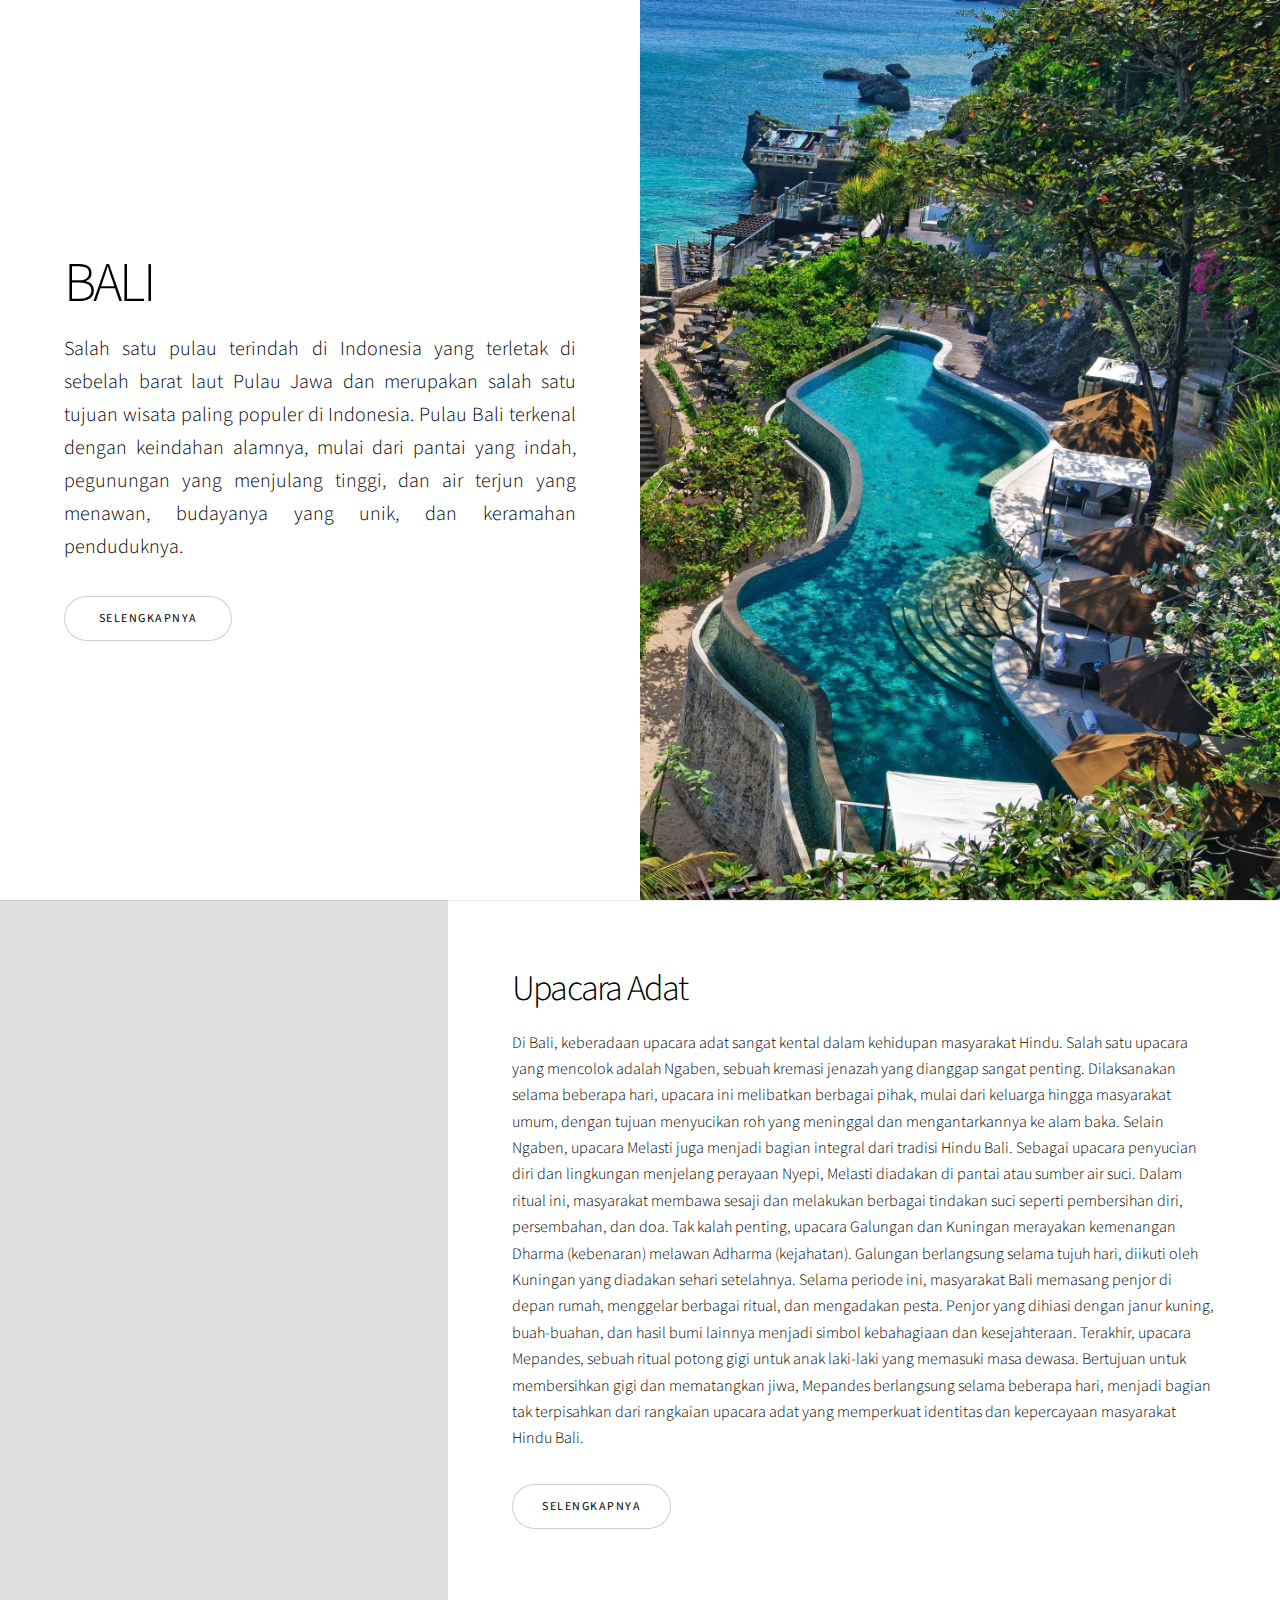
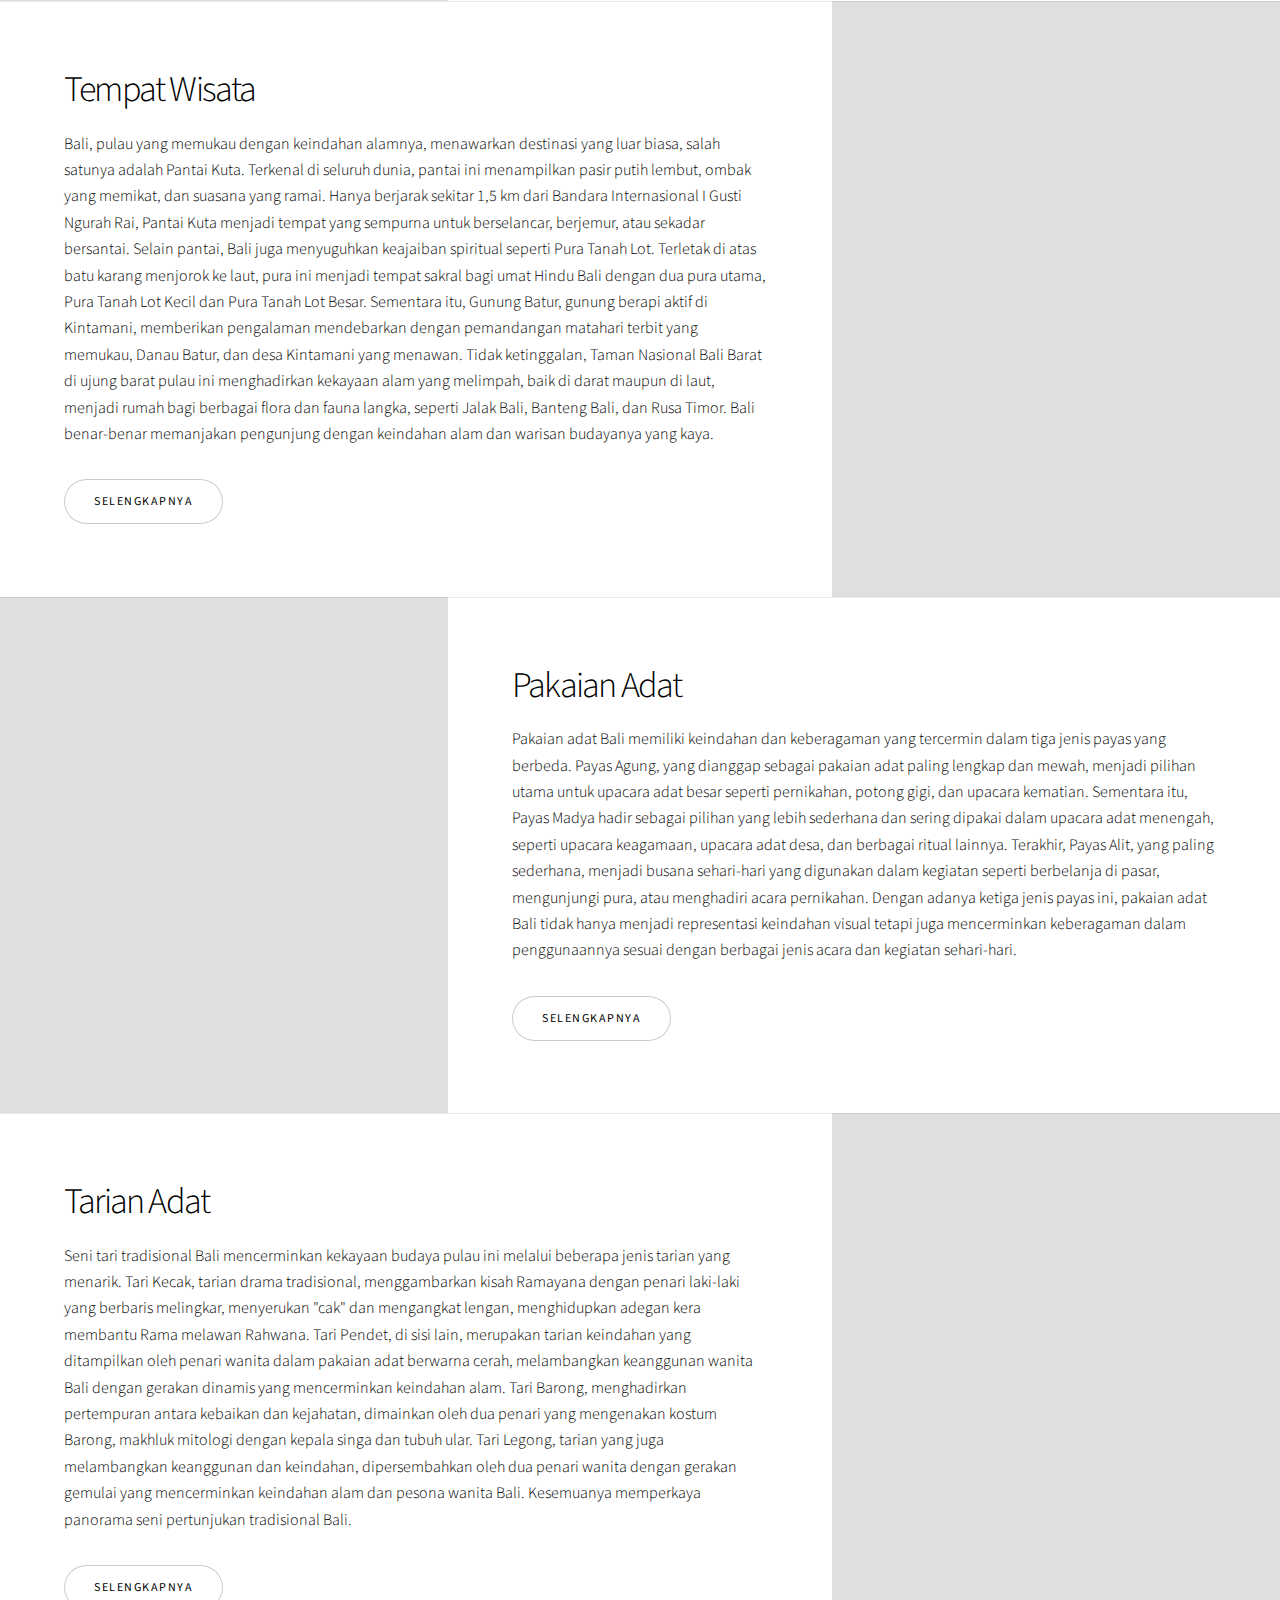
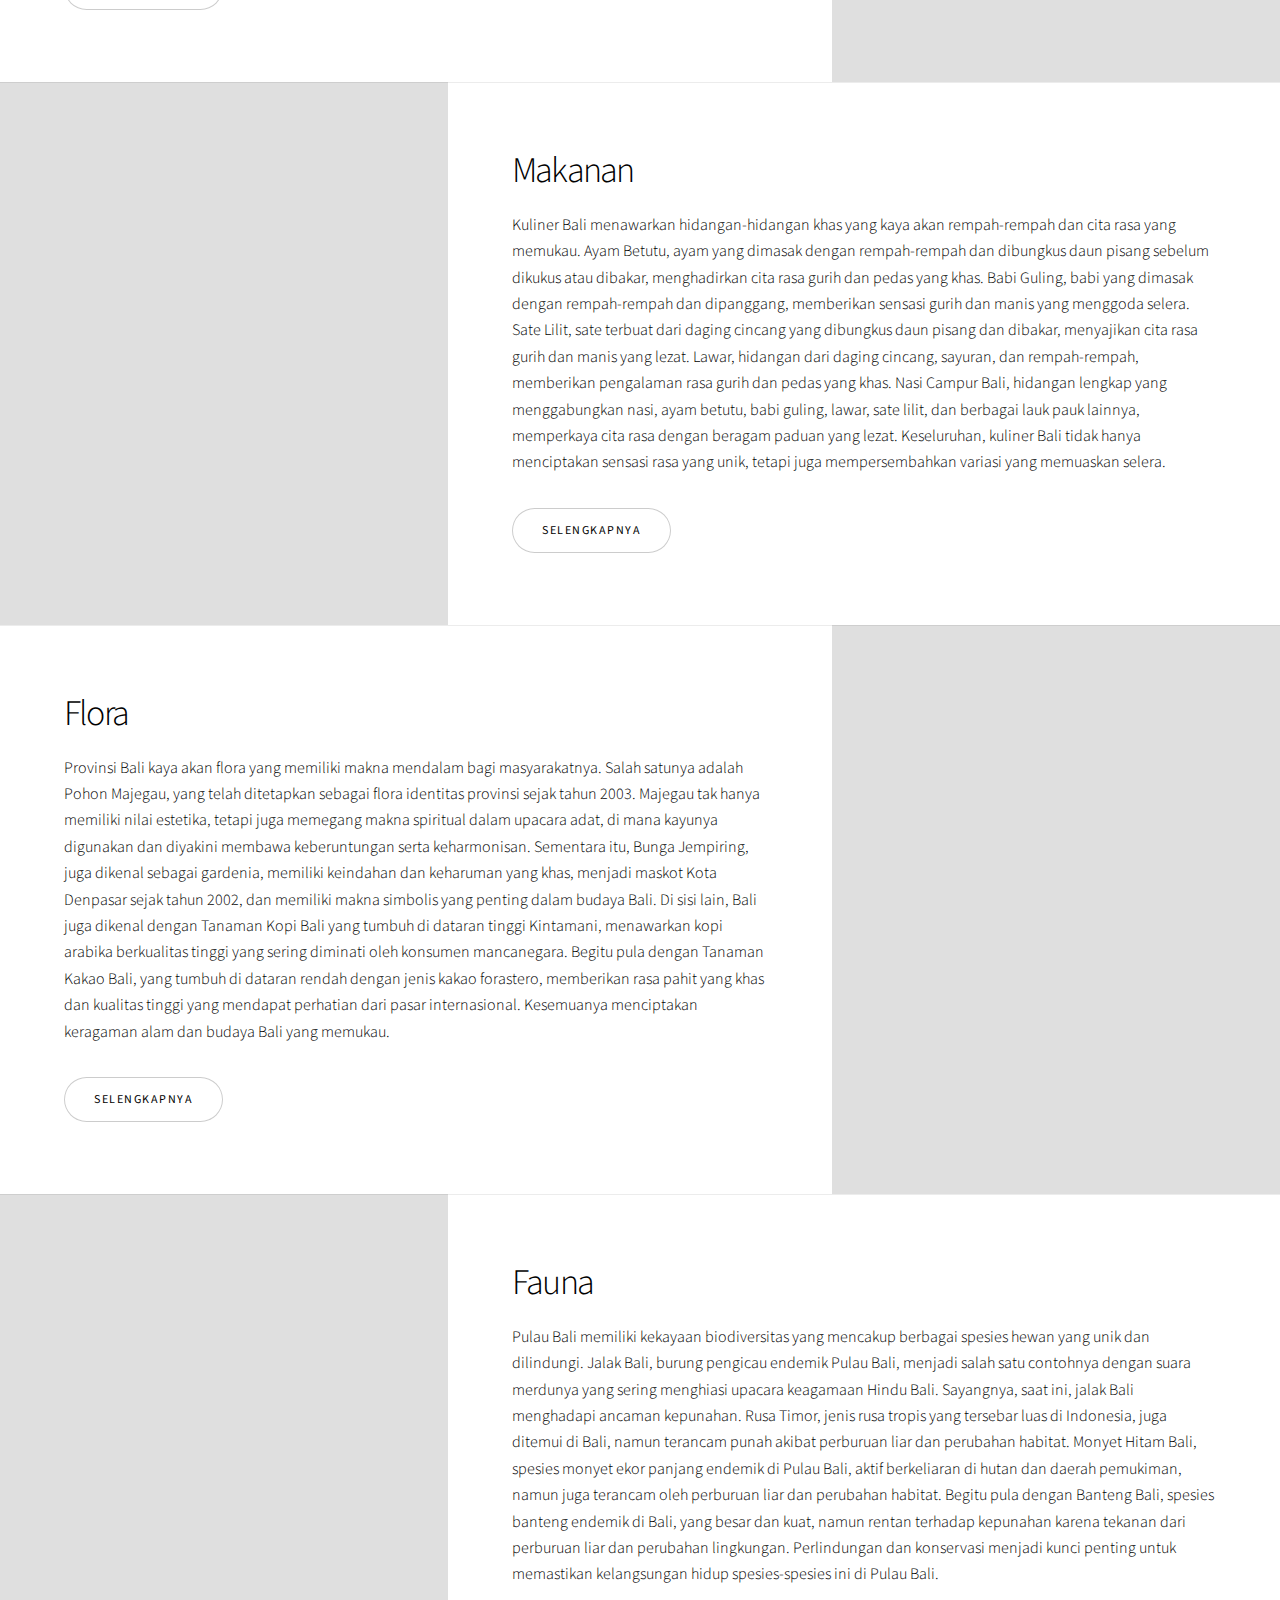
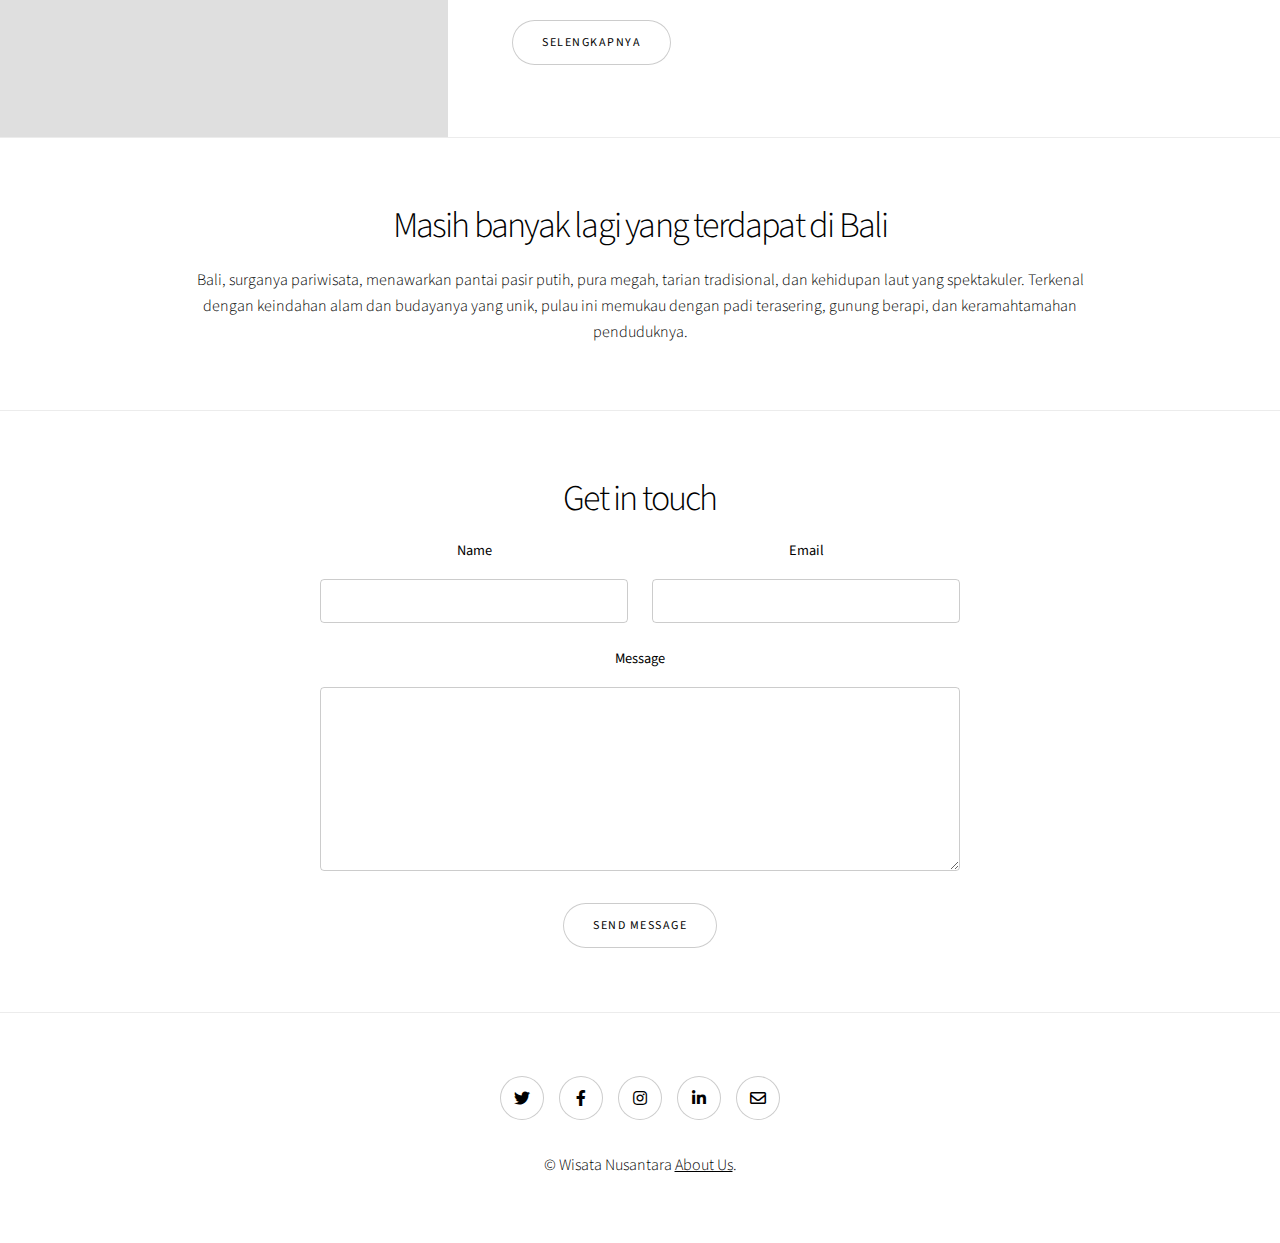
<file: Lomba TECHCOMPFEST (BISA LAH YA)/Pulau Bali/Pulau Bali/Pulau Bali/index.html>
<!DOCTYPE HTML>
<html>

<head>
	<title>Pulau Bali</title>
	<meta charset="utf-8" />
	<meta name="viewport" content="width=device-width, initial-scale=1, user-scalable=no" />
	<link rel="stylesheet" href="assets/css/main.css" />
	<noscript>
		<link rel="stylesheet" href="assets/css/noscript.css" />
	</noscript>
</head>

<body class="is-preload">

	<!-- Wrapper -->
	<div id="wrapper" class="divided">

		<!-- Bali -->
		<section
			class="banner style1 orient-left content-align-left image-position-right fullscreen onload-image-fade-in onload-content-fade-right">
			<div class="content">
				<h1>BALI</h1>
				<p class="major">Salah satu pulau terindah di Indonesia yang terletak di sebelah barat laut Pulau Jawa
					dan merupakan salah satu tujuan wisata paling populer di Indonesia. Pulau Bali terkenal dengan
					keindahan alamnya, mulai dari pantai yang indah, pegunungan yang menjulang tinggi, dan air terjun
					yang menawan, budayanya yang unik, dan keramahan penduduknya.</p>
				<ul class="actions stacked">
					<li><a href="#first" class="button big wide smooth-scroll-middle">Selengkapnya</a></li>
				</ul>
			</div>
			<div class="image">
				<img src="../../../assets/Bali/bali1.jpg" alt="" />
			</div>
		</section>

		<!-- Upacara Adat -->
		<section class="spotlight style1 orient-right content-align-left image-position-center onscroll-image-fade-in"
			id="first">
			<div class="content">
				<h2>Upacara Adat</h2>
				<p>Di Bali, keberadaan upacara adat sangat kental dalam kehidupan masyarakat Hindu. Salah satu upacara
					yang mencolok adalah Ngaben, sebuah kremasi jenazah yang dianggap sangat penting. Dilaksanakan
					selama beberapa hari, upacara ini melibatkan berbagai pihak, mulai dari keluarga hingga masyarakat
					umum, dengan tujuan menyucikan roh yang meninggal dan mengantarkannya ke alam baka. Selain Ngaben,
					upacara Melasti juga menjadi bagian integral dari tradisi Hindu Bali. Sebagai upacara penyucian diri
					dan lingkungan menjelang perayaan Nyepi, Melasti diadakan di pantai atau sumber air suci. Dalam
					ritual ini, masyarakat membawa sesaji dan melakukan berbagai tindakan suci seperti pembersihan diri,
					persembahan, dan doa.

					Tak kalah penting, upacara Galungan dan Kuningan merayakan kemenangan Dharma (kebenaran) melawan
					Adharma (kejahatan). Galungan berlangsung selama tujuh hari, diikuti oleh Kuningan yang diadakan
					sehari setelahnya. Selama periode ini, masyarakat Bali memasang penjor di depan rumah, menggelar
					berbagai ritual, dan mengadakan pesta. Penjor yang dihiasi dengan janur kuning, buah-buahan, dan
					hasil bumi lainnya menjadi simbol kebahagiaan dan kesejahteraan. Terakhir, upacara Mepandes, sebuah
					ritual potong gigi untuk anak laki-laki yang memasuki masa dewasa. Bertujuan untuk membersihkan gigi
					dan mematangkan jiwa, Mepandes berlangsung selama beberapa hari, menjadi bagian tak terpisahkan dari
					rangkaian upacara adat yang memperkuat identitas dan kepercayaan masyarakat Hindu Bali.</p>
				<ul class="actions stacked">
					<li><a href="#" class="button">Selengkapnya</a></li>
				</ul>
			</div>
			<div class="image">
				<img src="../../../assets/Bali/upacara adat/galungan1.jpg" alt="" />
			</div>
		</section>

		<!-- Tempat Wisata -->
		<section class="spotlight style1 orient-left content-align-left image-position-center onscroll-image-fade-in">
			<div class="content">
				<h2>Tempat Wisata</h2>
				<p>Bali, pulau yang memukau dengan keindahan alamnya, menawarkan destinasi yang luar biasa, salah
					satunya adalah Pantai Kuta. Terkenal di seluruh dunia, pantai ini menampilkan pasir putih lembut,
					ombak yang memikat, dan suasana yang ramai. Hanya berjarak sekitar 1,5 km dari Bandara Internasional
					I Gusti Ngurah Rai, Pantai Kuta menjadi tempat yang sempurna untuk berselancar, berjemur, atau
					sekadar bersantai. Selain pantai, Bali juga menyuguhkan keajaiban spiritual seperti Pura Tanah Lot.
					Terletak di atas batu karang menjorok ke laut, pura ini menjadi tempat sakral bagi umat Hindu Bali
					dengan dua pura utama, Pura Tanah Lot Kecil dan Pura Tanah Lot Besar. Sementara itu, Gunung Batur,
					gunung berapi aktif di Kintamani, memberikan pengalaman mendebarkan dengan pemandangan matahari
					terbit yang memukau, Danau Batur, dan desa Kintamani yang menawan. Tidak ketinggalan, Taman Nasional
					Bali Barat di ujung barat pulau ini menghadirkan kekayaan alam yang melimpah, baik di darat maupun
					di laut, menjadi rumah bagi berbagai flora dan fauna langka, seperti Jalak Bali, Banteng Bali, dan
					Rusa Timor. Bali benar-benar memanjakan pengunjung dengan keindahan alam dan warisan budayanya yang
					kaya.</p>
				<ul class="actions stacked">
					<li><a href="#" class="button">Selengkapnya</a></li>
				</ul>
			</div>
			<div class="image">
				<img src="../../../assets/Bali/tempat wisata/batur.jpg" alt="" />
			</div>
		</section>

		<!-- Pakaian Adat -->
		<section class="spotlight style1 orient-right content-align-left image-position-center onscroll-image-fade-in">
			<div class="content">
				<h2>Pakaian Adat</h2>
				<p>Pakaian adat Bali memiliki keindahan dan keberagaman yang tercermin dalam tiga jenis payas yang
					berbeda. Payas Agung, yang dianggap sebagai pakaian adat paling lengkap dan mewah, menjadi pilihan
					utama untuk upacara adat besar seperti pernikahan, potong gigi, dan upacara kematian. Sementara itu,
					Payas Madya hadir sebagai pilihan yang lebih sederhana dan sering dipakai dalam upacara adat
					menengah, seperti upacara keagamaan, upacara adat desa, dan berbagai ritual lainnya. Terakhir, Payas
					Alit, yang paling sederhana, menjadi busana sehari-hari yang digunakan dalam kegiatan seperti
					berbelanja di pasar, mengunjungi pura, atau menghadiri acara pernikahan. Dengan adanya ketiga jenis
					payas ini, pakaian adat Bali tidak hanya menjadi representasi keindahan visual tetapi juga
					mencerminkan keberagaman dalam penggunaannya sesuai dengan berbagai jenis acara dan kegiatan
					sehari-hari.</p>
				<ul class="actions stacked">
					<li><a href="#" class="button">Selengkapnya</a></li>
				</ul>
			</div>
			<div class="image">
				<img src="../../../assets/Bali/pakaian adat/payas1.png" alt="" />
			</div>
		</section>

		<!-- Tarian Adat -->
		<section class="spotlight style1 orient-left content-align-left image-position-center onscroll-image-fade-in">
			<div class="content">
				<h2>Tarian Adat</h2>
				<p>Seni tari tradisional Bali mencerminkan kekayaan budaya pulau ini melalui beberapa jenis tarian yang
					menarik. Tari Kecak, tarian drama tradisional, menggambarkan kisah Ramayana dengan penari laki-laki
					yang berbaris melingkar, menyerukan "cak" dan mengangkat lengan, menghidupkan adegan kera membantu
					Rama melawan Rahwana. Tari Pendet, di sisi lain, merupakan tarian keindahan yang ditampilkan oleh
					penari wanita dalam pakaian adat berwarna cerah, melambangkan keanggunan wanita Bali dengan gerakan
					dinamis yang mencerminkan keindahan alam. Tari Barong, menghadirkan pertempuran antara kebaikan dan
					kejahatan, dimainkan oleh dua penari yang mengenakan kostum Barong, makhluk mitologi dengan kepala
					singa dan tubuh ular. Tari Legong, tarian yang juga melambangkan keanggunan dan keindahan,
					dipersembahkan oleh dua penari wanita dengan gerakan gemulai yang mencerminkan keindahan alam dan
					pesona wanita Bali. Kesemuanya memperkaya panorama seni pertunjukan tradisional Bali.</p>
				<ul class="actions stacked">
					<li><a href="#" class="button">Selengkapnya</a></li>
				</ul>
			</div>
			<div class="image">
				<img src="../../../assets/Bali/tarian adat/legong.jpg" alt="" />
			</div>
		</section>

		<!-- Makanan -->
		<section class="spotlight style1 orient-right content-align-left image-position-center onscroll-image-fade-in">
			<div class="content">
				<h2>Makanan</h2>
				<p>Kuliner Bali menawarkan hidangan-hidangan khas yang kaya akan rempah-rempah dan cita rasa yang
					memukau. Ayam Betutu, ayam yang dimasak dengan rempah-rempah dan dibungkus daun pisang sebelum
					dikukus atau dibakar, menghadirkan cita rasa gurih dan pedas yang khas. Babi Guling, babi yang
					dimasak dengan rempah-rempah dan dipanggang, memberikan sensasi gurih dan manis yang menggoda
					selera. Sate Lilit, sate terbuat dari daging cincang yang dibungkus daun pisang dan dibakar,
					menyajikan cita rasa gurih dan manis yang lezat. Lawar, hidangan dari daging cincang, sayuran, dan
					rempah-rempah, memberikan pengalaman rasa gurih dan pedas yang khas. Nasi Campur Bali, hidangan
					lengkap yang menggabungkan nasi, ayam betutu, babi guling, lawar, sate lilit, dan berbagai lauk pauk
					lainnya, memperkaya cita rasa dengan beragam paduan yang lezat. Keseluruhan, kuliner Bali tidak
					hanya menciptakan sensasi rasa yang unik, tetapi juga mempersembahkan variasi yang memuaskan selera.
				</p>
				<ul class="actions stacked">
					<li><a href="#" class="button">Selengkapnya</a></li>
				</ul>
			</div>
			<div class="image">
				<img src="../../../assets/Bali/makanan/bigul1.jpg" alt="" />
			</div>
		</section>

		<!-- Flora -->
		<section class="spotlight style1 orient-left content-align-left image-position-center onscroll-image-fade-in">
			<div class="content">
				<h2>Flora</h2>
				<p>Provinsi Bali kaya akan flora yang memiliki makna mendalam bagi masyarakatnya. Salah satunya adalah Pohon Majegau, yang telah ditetapkan sebagai flora identitas provinsi sejak tahun 2003. Majegau tak hanya memiliki nilai estetika, tetapi juga memegang makna spiritual dalam upacara adat, di mana kayunya digunakan dan diyakini membawa keberuntungan serta keharmonisan. Sementara itu, Bunga Jempiring, juga dikenal sebagai gardenia, memiliki keindahan dan keharuman yang khas, menjadi maskot Kota Denpasar sejak tahun 2002, dan memiliki makna simbolis yang penting dalam budaya Bali. Di sisi lain, Bali juga dikenal dengan Tanaman Kopi Bali yang tumbuh di dataran tinggi Kintamani, menawarkan kopi arabika berkualitas tinggi yang sering diminati oleh konsumen mancanegara. Begitu pula dengan Tanaman Kakao Bali, yang tumbuh di dataran rendah dengan jenis kakao forastero, memberikan rasa pahit yang khas dan kualitas tinggi yang mendapat perhatian dari pasar internasional. Kesemuanya menciptakan keragaman alam dan budaya Bali yang memukau.
				</p>
				<ul class="actions stacked">
					<li><a href="#" class="button">Selengkapnya</a></li>
				</ul>
			</div>
			<div class="image">
				<img src="../../../assets/Bali/flora/jempiring.jpg" alt="" />
			</div>
		</section>

		<!-- Fauna -->
		<section class="spotlight style1 orient-right content-align-left image-position-center onscroll-image-fade-in">
			<div class="content">
				<h2>Fauna</h2>
				<p>Pulau Bali memiliki kekayaan biodiversitas yang mencakup berbagai spesies hewan yang unik dan dilindungi. Jalak Bali, burung pengicau endemik Pulau Bali, menjadi salah satu contohnya dengan suara merdunya yang sering menghiasi upacara keagamaan Hindu Bali. Sayangnya, saat ini, jalak Bali menghadapi ancaman kepunahan. Rusa Timor, jenis rusa tropis yang tersebar luas di Indonesia, juga ditemui di Bali, namun terancam punah akibat perburuan liar dan perubahan habitat. Monyet Hitam Bali, spesies monyet ekor panjang endemik di Pulau Bali, aktif berkeliaran di hutan dan daerah pemukiman, namun juga terancam oleh perburuan liar dan perubahan habitat. Begitu pula dengan Banteng Bali, spesies banteng endemik di Bali, yang besar dan kuat, namun rentan terhadap kepunahan karena tekanan dari perburuan liar dan perubahan lingkungan. Perlindungan dan konservasi menjadi kunci penting untuk memastikan kelangsungan hidup spesies-spesies ini di Pulau Bali.
				</p>
				<ul class="actions stacked">
					<li><a href="#" class="button">Selengkapnya</a></li>
				</ul>
			</div>
			<div class="image">
				<img src="../../../assets/Bali/fauna/jalak.jpg" alt="" />
			</div>
		</section>

		<!-- Penjelasan Biasa -->
		<section class="wrapper style1 align-center">
			<div class="inner">
				<h2>Masih banyak lagi yang terdapat di Bali</h2>
				<p>Bali, surganya pariwisata, menawarkan pantai pasir putih, pura megah, tarian tradisional, dan kehidupan laut yang spektakuler. Terkenal dengan keindahan alam dan budayanya yang unik, pulau ini memukau dengan padi terasering, gunung berapi, dan keramahtamahan penduduknya.</p>
			</div>
		</section>

		<!-- Seven -->
		<section class="wrapper style1 align-center">
			<div class="inner medium">
				<h2>Get in touch</h2>
				<form method="post" action="#">
					<div class="fields">
						<div class="field half">
							<label for="name">Name</label>
							<input type="text" name="name" id="name" value="" />
						</div>
						<div class="field half">
							<label for="email">Email</label>
							<input type="email" name="email" id="email" value="" />
						</div>
						<div class="field">
							<label for="message">Message</label>
							<textarea name="message" id="message" rows="6"></textarea>
						</div>
					</div>
					<ul class="actions special">
						<li><input type="submit" name="submit" id="submit" value="Send Message" /></li>
					</ul>
				</form>

			</div>
		</section>

		<!-- Footer -->
		<footer class="wrapper style1 align-center">
			<div class="inner">
				<ul class="icons">
					<li><a href="#" class="icon brands style2 fa-twitter"><span class="label">Twitter</span></a></li>
					<li><a href="#" class="icon brands style2 fa-facebook-f"><span class="label">Facebook</span></a>
					</li>
					<li><a href="#" class="icon brands style2 fa-instagram"><span class="label">Instagram</span></a>
					</li>
					<li><a href="#" class="icon brands style2 fa-linkedin-in"><span class="label">LinkedIn</span></a>
					</li>
					<li><a href="#" class="icon style2 fa-envelope"><span class="label">Email</span></a></li>
				</ul>
				<p>&copy; Wisata Nusantara <a href=""> About Us</a>.</p>
			</div>
		</footer>

	</div>

	<!-- Scripts -->
	<script src="assets/js/jquery.min.js"></script>
	<script src="assets/js/jquery.scrollex.min.js"></script>
	<script src="assets/js/jquery.scrolly.min.js"></script>
	<script src="assets/js/browser.min.js"></script>
	<script src="assets/js/breakpoints.min.js"></script>
	<script src="assets/js/util.js"></script>
	<script src="assets/js/main.js"></script>

</body>

</html>
</file>
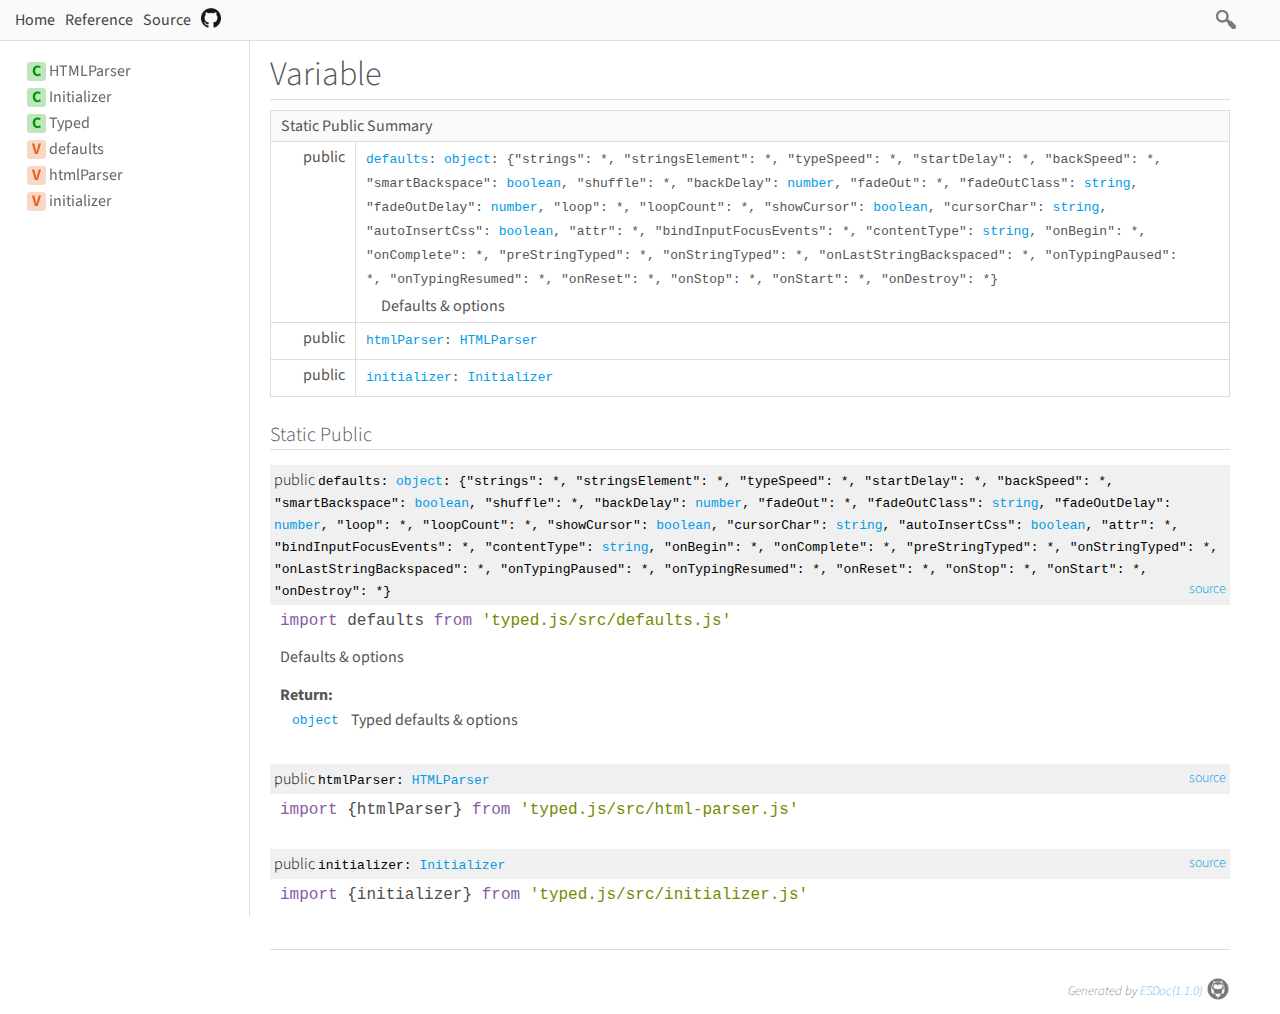
<file: Lomba TECHCOMPFEST (BISA LAH YA)/libary/typed.js-main/typed.js-main/docs/variable/index.html>
<!DOCTYPE html>
<html>
<head>
  <meta charset="utf-8">
  <base data-ice="baseUrl" href="../">
  <title data-ice="title">Variable | typed.js</title>
  <link type="text/css" rel="stylesheet" href="css/style.css">
  <link type="text/css" rel="stylesheet" href="css/prettify-tomorrow.css">
  <script src="script/prettify/prettify.js"></script>
  <script src="script/manual.js"></script>
<meta name="description" content="A JavaScript Typing Animation Library"><meta property="twitter:card" content="summary"><meta property="twitter:title" content="typed.js"><meta property="twitter:description" content="A JavaScript Typing Animation Library"></head>
<body class="layout-container" data-ice="rootContainer">

<header>
  <a href="./">Home</a>
  
  <a href="identifiers.html">Reference</a>
  <a href="source.html">Source</a>
  
  <div class="search-box">
  <span>
    <img src="./image/search.png">
    <span class="search-input-edge"></span><input class="search-input"><span class="search-input-edge"></span>
  </span>
    <ul class="search-result"></ul>
  </div>
<a style="position:relative; top:3px;" href="https://github.com/mattboldt/typed.js"><img width="20px" src="./image/github.png"></a></header>

<nav class="navigation" data-ice="nav"><div>
  <ul>
    
  <li data-ice="doc"><span data-ice="kind" class="kind-class">C</span><span data-ice="name"><span><a href="class/src/html-parser.js~HTMLParser.html">HTMLParser</a></span></span></li>
<li data-ice="doc"><span data-ice="kind" class="kind-class">C</span><span data-ice="name"><span><a href="class/src/initializer.js~Initializer.html">Initializer</a></span></span></li>
<li data-ice="doc"><span data-ice="kind" class="kind-class">C</span><span data-ice="name"><span><a href="class/src/typed.js~Typed.html">Typed</a></span></span></li>
<li data-ice="doc"><span data-ice="kind" class="kind-variable">V</span><span data-ice="name"><span><a href="variable/index.html#static-variable-defaults">defaults</a></span></span></li>
<li data-ice="doc"><span data-ice="kind" class="kind-variable">V</span><span data-ice="name"><span><a href="variable/index.html#static-variable-htmlParser">htmlParser</a></span></span></li>
<li data-ice="doc"><span data-ice="kind" class="kind-variable">V</span><span data-ice="name"><span><a href="variable/index.html#static-variable-initializer">initializer</a></span></span></li>
</ul>
</div>
</nav>

<div class="content" data-ice="content"><h1 data-ice="title">Variable</h1>
<div data-ice="summaries"><table class="summary" data-ice="summary">
  <thead><tr><td data-ice="title" colspan="3">Static Public Summary</td></tr></thead>
  <tbody>
  
  <tr data-ice="target">
    <td>
      <span class="access" data-ice="access">public</span>
      
      
      
      <span class="override" data-ice="override"></span>
    </td>
    <td>
      <div>
        <p>
          
          
          
          <span class="code" data-ice="name"><span><a href="variable/index.html#static-variable-defaults">defaults</a></span></span><span class="code" data-ice="signature">: <span><a href="https://developer.mozilla.org/en-US/docs/Web/JavaScript/Reference/Global_Objects/Object">object</a></span>: {&quot;strings&quot;: <span>*</span>, &quot;stringsElement&quot;: <span>*</span>, &quot;typeSpeed&quot;: <span>*</span>, &quot;startDelay&quot;: <span>*</span>, &quot;backSpeed&quot;: <span>*</span>, &quot;smartBackspace&quot;: <span><a href="https://developer.mozilla.org/en-US/docs/Web/JavaScript/Reference/Global_Objects/Boolean">boolean</a></span>, &quot;shuffle&quot;: <span>*</span>, &quot;backDelay&quot;: <span><a href="https://developer.mozilla.org/en-US/docs/Web/JavaScript/Reference/Global_Objects/Number">number</a></span>, &quot;fadeOut&quot;: <span>*</span>, &quot;fadeOutClass&quot;: <span><a href="https://developer.mozilla.org/en-US/docs/Web/JavaScript/Reference/Global_Objects/String">string</a></span>, &quot;fadeOutDelay&quot;: <span><a href="https://developer.mozilla.org/en-US/docs/Web/JavaScript/Reference/Global_Objects/Number">number</a></span>, &quot;loop&quot;: <span>*</span>, &quot;loopCount&quot;: <span>*</span>, &quot;showCursor&quot;: <span><a href="https://developer.mozilla.org/en-US/docs/Web/JavaScript/Reference/Global_Objects/Boolean">boolean</a></span>, &quot;cursorChar&quot;: <span><a href="https://developer.mozilla.org/en-US/docs/Web/JavaScript/Reference/Global_Objects/String">string</a></span>, &quot;autoInsertCss&quot;: <span><a href="https://developer.mozilla.org/en-US/docs/Web/JavaScript/Reference/Global_Objects/Boolean">boolean</a></span>, &quot;attr&quot;: <span>*</span>, &quot;bindInputFocusEvents&quot;: <span>*</span>, &quot;contentType&quot;: <span><a href="https://developer.mozilla.org/en-US/docs/Web/JavaScript/Reference/Global_Objects/String">string</a></span>, &quot;onBegin&quot;: <span>*</span>, &quot;onComplete&quot;: <span>*</span>, &quot;preStringTyped&quot;: <span>*</span>, &quot;onStringTyped&quot;: <span>*</span>, &quot;onLastStringBackspaced&quot;: <span>*</span>, &quot;onTypingPaused&quot;: <span>*</span>, &quot;onTypingResumed&quot;: <span>*</span>, &quot;onReset&quot;: <span>*</span>, &quot;onStop&quot;: <span>*</span>, &quot;onStart&quot;: <span>*</span>, &quot;onDestroy&quot;: <span>*</span>}</span>
        </p>
      </div>
      <div>
        
        
        <div data-ice="description"><p>Defaults &amp; options</p>
</div>
      </div>
    </td>
    <td>
      
      
    </td>
  </tr>
<tr data-ice="target">
    <td>
      <span class="access" data-ice="access">public</span>
      
      
      
      <span class="override" data-ice="override"></span>
    </td>
    <td>
      <div>
        <p>
          
          
          
          <span class="code" data-ice="name"><span><a href="variable/index.html#static-variable-htmlParser">htmlParser</a></span></span><span class="code" data-ice="signature">: <span><a href="class/src/html-parser.js~HTMLParser.html">HTMLParser</a></span></span>
        </p>
      </div>
      <div>
        
        
        
      </div>
    </td>
    <td>
      
      
    </td>
  </tr>
<tr data-ice="target">
    <td>
      <span class="access" data-ice="access">public</span>
      
      
      
      <span class="override" data-ice="override"></span>
    </td>
    <td>
      <div>
        <p>
          
          
          
          <span class="code" data-ice="name"><span><a href="variable/index.html#static-variable-initializer">initializer</a></span></span><span class="code" data-ice="signature">: <span><a href="class/src/initializer.js~Initializer.html">Initializer</a></span></span>
        </p>
      </div>
      <div>
        
        
        
      </div>
    </td>
    <td>
      
      
    </td>
  </tr>
</tbody>
</table>
</div>
<div data-ice="details"><h2 data-ice="title">Static Public </h2>

<div class="detail" data-ice="detail">
  <h3 data-ice="anchor" id="static-variable-defaults">
    <span class="access" data-ice="access">public</span>
    
    
    
    
    
    <span class="code" data-ice="name">defaults</span><span class="code" data-ice="signature">: <span><a href="https://developer.mozilla.org/en-US/docs/Web/JavaScript/Reference/Global_Objects/Object">object</a></span>: {&quot;strings&quot;: <span>*</span>, &quot;stringsElement&quot;: <span>*</span>, &quot;typeSpeed&quot;: <span>*</span>, &quot;startDelay&quot;: <span>*</span>, &quot;backSpeed&quot;: <span>*</span>, &quot;smartBackspace&quot;: <span><a href="https://developer.mozilla.org/en-US/docs/Web/JavaScript/Reference/Global_Objects/Boolean">boolean</a></span>, &quot;shuffle&quot;: <span>*</span>, &quot;backDelay&quot;: <span><a href="https://developer.mozilla.org/en-US/docs/Web/JavaScript/Reference/Global_Objects/Number">number</a></span>, &quot;fadeOut&quot;: <span>*</span>, &quot;fadeOutClass&quot;: <span><a href="https://developer.mozilla.org/en-US/docs/Web/JavaScript/Reference/Global_Objects/String">string</a></span>, &quot;fadeOutDelay&quot;: <span><a href="https://developer.mozilla.org/en-US/docs/Web/JavaScript/Reference/Global_Objects/Number">number</a></span>, &quot;loop&quot;: <span>*</span>, &quot;loopCount&quot;: <span>*</span>, &quot;showCursor&quot;: <span><a href="https://developer.mozilla.org/en-US/docs/Web/JavaScript/Reference/Global_Objects/Boolean">boolean</a></span>, &quot;cursorChar&quot;: <span><a href="https://developer.mozilla.org/en-US/docs/Web/JavaScript/Reference/Global_Objects/String">string</a></span>, &quot;autoInsertCss&quot;: <span><a href="https://developer.mozilla.org/en-US/docs/Web/JavaScript/Reference/Global_Objects/Boolean">boolean</a></span>, &quot;attr&quot;: <span>*</span>, &quot;bindInputFocusEvents&quot;: <span>*</span>, &quot;contentType&quot;: <span><a href="https://developer.mozilla.org/en-US/docs/Web/JavaScript/Reference/Global_Objects/String">string</a></span>, &quot;onBegin&quot;: <span>*</span>, &quot;onComplete&quot;: <span>*</span>, &quot;preStringTyped&quot;: <span>*</span>, &quot;onStringTyped&quot;: <span>*</span>, &quot;onLastStringBackspaced&quot;: <span>*</span>, &quot;onTypingPaused&quot;: <span>*</span>, &quot;onTypingResumed&quot;: <span>*</span>, &quot;onReset&quot;: <span>*</span>, &quot;onStop&quot;: <span>*</span>, &quot;onStart&quot;: <span>*</span>, &quot;onDestroy&quot;: <span>*</span>}</span>
    <span class="right-info">
      
      
      <span data-ice="source"><span><a href="file/src/defaults.js.html#lineNumber7">source</a></span></span>
    </span>
  </h3>

  <div data-ice="importPath" class="import-path"><pre class="prettyprint"><code data-ice="importPathCode">import defaults from &apos;<span><a href="file/src/defaults.js.html#lineNumber7">typed.js/src/defaults.js</a></span>&apos;</code></pre></div>
  
  
  <div data-ice="description"><p>Defaults &amp; options</p>
</div>

  

  <div data-ice="properties">
</div>

  <div class="return-params" data-ice="returnParams">
    <h4>Return:</h4>
    <table>
      <tbody>
        <tr>
          <td class="return-type code" data-ice="returnType"><span><a href="https://developer.mozilla.org/en-US/docs/Web/JavaScript/Reference/Global_Objects/Object">object</a></span></td>
          <td class="return-desc" data-ice="returnDescription"><p>Typed defaults &amp; options</p>
</td>
        </tr>
      </tbody>
    </table>
    <div data-ice="returnProperties">
</div>
  </div>

  

  

  

  

  

  

  
  
</div>
<div class="detail" data-ice="detail">
  <h3 data-ice="anchor" id="static-variable-htmlParser">
    <span class="access" data-ice="access">public</span>
    
    
    
    
    
    <span class="code" data-ice="name">htmlParser</span><span class="code" data-ice="signature">: <span><a href="class/src/html-parser.js~HTMLParser.html">HTMLParser</a></span></span>
    <span class="right-info">
      
      
      <span data-ice="source"><span><a href="file/src/html-parser.js.html#lineNumber67">source</a></span></span>
    </span>
  </h3>

  <div data-ice="importPath" class="import-path"><pre class="prettyprint"><code data-ice="importPathCode">import {htmlParser} from &apos;<span><a href="file/src/html-parser.js.html#lineNumber67">typed.js/src/html-parser.js</a></span>&apos;</code></pre></div>
  
  
  

  

  <div data-ice="properties">
</div>

  

  

  

  

  

  

  

  
  
</div>
<div class="detail" data-ice="detail">
  <h3 data-ice="anchor" id="static-variable-initializer">
    <span class="access" data-ice="access">public</span>
    
    
    
    
    
    <span class="code" data-ice="name">initializer</span><span class="code" data-ice="signature">: <span><a href="class/src/initializer.js~Initializer.html">Initializer</a></span></span>
    <span class="right-info">
      
      
      <span data-ice="source"><span><a href="file/src/initializer.js.html#lineNumber218">source</a></span></span>
    </span>
  </h3>

  <div data-ice="importPath" class="import-path"><pre class="prettyprint"><code data-ice="importPathCode">import {initializer} from &apos;<span><a href="file/src/initializer.js.html#lineNumber218">typed.js/src/initializer.js</a></span>&apos;</code></pre></div>
  
  
  

  

  <div data-ice="properties">
</div>

  

  

  

  

  

  

  

  
  
</div>
</div>
</div>

<footer class="footer">
  Generated by <a href="https://esdoc.org">ESDoc<span data-ice="esdocVersion">(1.1.0)</span><img src="./image/esdoc-logo-mini-black.png"></a>
</footer>

<script src="script/search_index.js"></script>
<script src="script/search.js"></script>
<script src="script/pretty-print.js"></script>
<script src="script/inherited-summary.js"></script>
<script src="script/test-summary.js"></script>
<script src="script/inner-link.js"></script>
<script src="script/patch-for-local.js"></script>
</body>
</html>
</file>
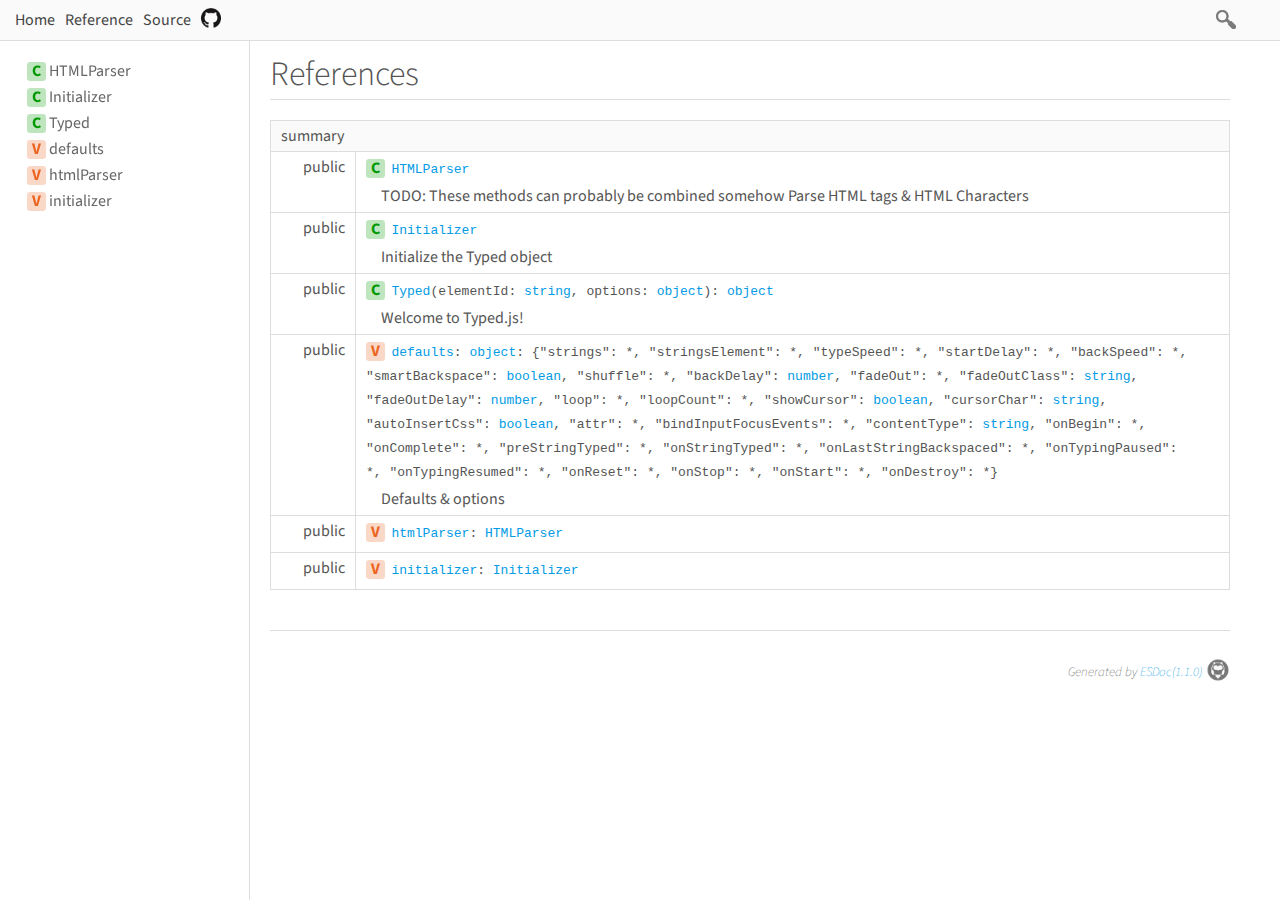
<file: Lomba TECHCOMPFEST (BISA LAH YA)/libary/typed.js-main/typed.js-main/docs/identifiers.html>
<!DOCTYPE html>
<html>
<head>
  <meta charset="utf-8">
  <base data-ice="baseUrl">
  <title data-ice="title">Reference | typed.js</title>
  <link type="text/css" rel="stylesheet" href="css/style.css">
  <link type="text/css" rel="stylesheet" href="css/prettify-tomorrow.css">
  <script src="script/prettify/prettify.js"></script>
  <script src="script/manual.js"></script>
<meta name="description" content="A JavaScript Typing Animation Library"><meta property="twitter:card" content="summary"><meta property="twitter:title" content="typed.js"><meta property="twitter:description" content="A JavaScript Typing Animation Library"></head>
<body class="layout-container" data-ice="rootContainer">

<header>
  <a href="./">Home</a>
  
  <a href="identifiers.html">Reference</a>
  <a href="source.html">Source</a>
  
  <div class="search-box">
  <span>
    <img src="./image/search.png">
    <span class="search-input-edge"></span><input class="search-input"><span class="search-input-edge"></span>
  </span>
    <ul class="search-result"></ul>
  </div>
<a style="position:relative; top:3px;" href="https://github.com/mattboldt/typed.js"><img width="20px" src="./image/github.png"></a></header>

<nav class="navigation" data-ice="nav"><div>
  <ul>
    
  <li data-ice="doc"><span data-ice="kind" class="kind-class">C</span><span data-ice="name"><span><a href="class/src/html-parser.js~HTMLParser.html">HTMLParser</a></span></span></li>
<li data-ice="doc"><span data-ice="kind" class="kind-class">C</span><span data-ice="name"><span><a href="class/src/initializer.js~Initializer.html">Initializer</a></span></span></li>
<li data-ice="doc"><span data-ice="kind" class="kind-class">C</span><span data-ice="name"><span><a href="class/src/typed.js~Typed.html">Typed</a></span></span></li>
<li data-ice="doc"><span data-ice="kind" class="kind-variable">V</span><span data-ice="name"><span><a href="variable/index.html#static-variable-defaults">defaults</a></span></span></li>
<li data-ice="doc"><span data-ice="kind" class="kind-variable">V</span><span data-ice="name"><span><a href="variable/index.html#static-variable-htmlParser">htmlParser</a></span></span></li>
<li data-ice="doc"><span data-ice="kind" class="kind-variable">V</span><span data-ice="name"><span><a href="variable/index.html#static-variable-initializer">initializer</a></span></span></li>
</ul>
</div>
</nav>

<div class="content" data-ice="content"><h1>References</h1>

<div class="identifiers-wrap">
  <div>
    
  <div data-ice="dirSummaryWrap">
      
      <div data-ice="dirSummary"><table class="summary" data-ice="summary">
  <thead><tr><td data-ice="title" colspan="3">summary</td></tr></thead>
  <tbody>
  
  <tr data-ice="target">
    <td>
      <span class="access" data-ice="access">public</span>
      
      
      
      <span class="override" data-ice="override"></span>
    </td>
    <td>
      <div>
        <p>
          <span data-ice="kind-icon" class="kind-class">C</span>
          
          
          <span class="code" data-ice="name"><span><a href="class/src/html-parser.js~HTMLParser.html">HTMLParser</a></span></span>
        </p>
      </div>
      <div>
        
        
        <div data-ice="description"><p>TODO: These methods can probably be combined somehow
Parse HTML tags &amp; HTML Characters</p>
</div>
      </div>
    </td>
    <td>
      
      
    </td>
  </tr>
<tr data-ice="target">
    <td>
      <span class="access" data-ice="access">public</span>
      
      
      
      <span class="override" data-ice="override"></span>
    </td>
    <td>
      <div>
        <p>
          <span data-ice="kind-icon" class="kind-class">C</span>
          
          
          <span class="code" data-ice="name"><span><a href="class/src/initializer.js~Initializer.html">Initializer</a></span></span>
        </p>
      </div>
      <div>
        
        
        <div data-ice="description"><p>Initialize the Typed object</p>
</div>
      </div>
    </td>
    <td>
      
      
    </td>
  </tr>
<tr data-ice="target">
    <td>
      <span class="access" data-ice="access">public</span>
      
      
      
      <span class="override" data-ice="override"></span>
    </td>
    <td>
      <div>
        <p>
          <span data-ice="kind-icon" class="kind-class">C</span>
          
          
          <span class="code" data-ice="name"><span><a href="class/src/typed.js~Typed.html">Typed</a></span></span><span class="code" data-ice="signature">(elementId: <span><a href="https://developer.mozilla.org/en-US/docs/Web/JavaScript/Reference/Global_Objects/String">string</a></span>, options: <span><a href="https://developer.mozilla.org/en-US/docs/Web/JavaScript/Reference/Global_Objects/Object">object</a></span>): <span><a href="https://developer.mozilla.org/en-US/docs/Web/JavaScript/Reference/Global_Objects/Object">object</a></span></span>
        </p>
      </div>
      <div>
        
        
        <div data-ice="description"><p>Welcome to Typed.js!</p>
</div>
      </div>
    </td>
    <td>
      
      
    </td>
  </tr>
<tr data-ice="target">
    <td>
      <span class="access" data-ice="access">public</span>
      
      
      
      <span class="override" data-ice="override"></span>
    </td>
    <td>
      <div>
        <p>
          <span data-ice="kind-icon" class="kind-variable">V</span>
          
          
          <span class="code" data-ice="name"><span><a href="variable/index.html#static-variable-defaults">defaults</a></span></span><span class="code" data-ice="signature">: <span><a href="https://developer.mozilla.org/en-US/docs/Web/JavaScript/Reference/Global_Objects/Object">object</a></span>: {&quot;strings&quot;: <span>*</span>, &quot;stringsElement&quot;: <span>*</span>, &quot;typeSpeed&quot;: <span>*</span>, &quot;startDelay&quot;: <span>*</span>, &quot;backSpeed&quot;: <span>*</span>, &quot;smartBackspace&quot;: <span><a href="https://developer.mozilla.org/en-US/docs/Web/JavaScript/Reference/Global_Objects/Boolean">boolean</a></span>, &quot;shuffle&quot;: <span>*</span>, &quot;backDelay&quot;: <span><a href="https://developer.mozilla.org/en-US/docs/Web/JavaScript/Reference/Global_Objects/Number">number</a></span>, &quot;fadeOut&quot;: <span>*</span>, &quot;fadeOutClass&quot;: <span><a href="https://developer.mozilla.org/en-US/docs/Web/JavaScript/Reference/Global_Objects/String">string</a></span>, &quot;fadeOutDelay&quot;: <span><a href="https://developer.mozilla.org/en-US/docs/Web/JavaScript/Reference/Global_Objects/Number">number</a></span>, &quot;loop&quot;: <span>*</span>, &quot;loopCount&quot;: <span>*</span>, &quot;showCursor&quot;: <span><a href="https://developer.mozilla.org/en-US/docs/Web/JavaScript/Reference/Global_Objects/Boolean">boolean</a></span>, &quot;cursorChar&quot;: <span><a href="https://developer.mozilla.org/en-US/docs/Web/JavaScript/Reference/Global_Objects/String">string</a></span>, &quot;autoInsertCss&quot;: <span><a href="https://developer.mozilla.org/en-US/docs/Web/JavaScript/Reference/Global_Objects/Boolean">boolean</a></span>, &quot;attr&quot;: <span>*</span>, &quot;bindInputFocusEvents&quot;: <span>*</span>, &quot;contentType&quot;: <span><a href="https://developer.mozilla.org/en-US/docs/Web/JavaScript/Reference/Global_Objects/String">string</a></span>, &quot;onBegin&quot;: <span>*</span>, &quot;onComplete&quot;: <span>*</span>, &quot;preStringTyped&quot;: <span>*</span>, &quot;onStringTyped&quot;: <span>*</span>, &quot;onLastStringBackspaced&quot;: <span>*</span>, &quot;onTypingPaused&quot;: <span>*</span>, &quot;onTypingResumed&quot;: <span>*</span>, &quot;onReset&quot;: <span>*</span>, &quot;onStop&quot;: <span>*</span>, &quot;onStart&quot;: <span>*</span>, &quot;onDestroy&quot;: <span>*</span>}</span>
        </p>
      </div>
      <div>
        
        
        <div data-ice="description"><p>Defaults &amp; options</p>
</div>
      </div>
    </td>
    <td>
      
      
    </td>
  </tr>
<tr data-ice="target">
    <td>
      <span class="access" data-ice="access">public</span>
      
      
      
      <span class="override" data-ice="override"></span>
    </td>
    <td>
      <div>
        <p>
          <span data-ice="kind-icon" class="kind-variable">V</span>
          
          
          <span class="code" data-ice="name"><span><a href="variable/index.html#static-variable-htmlParser">htmlParser</a></span></span><span class="code" data-ice="signature">: <span><a href="class/src/html-parser.js~HTMLParser.html">HTMLParser</a></span></span>
        </p>
      </div>
      <div>
        
        
        
      </div>
    </td>
    <td>
      
      
    </td>
  </tr>
<tr data-ice="target">
    <td>
      <span class="access" data-ice="access">public</span>
      
      
      
      <span class="override" data-ice="override"></span>
    </td>
    <td>
      <div>
        <p>
          <span data-ice="kind-icon" class="kind-variable">V</span>
          
          
          <span class="code" data-ice="name"><span><a href="variable/index.html#static-variable-initializer">initializer</a></span></span><span class="code" data-ice="signature">: <span><a href="class/src/initializer.js~Initializer.html">Initializer</a></span></span>
        </p>
      </div>
      <div>
        
        
        
      </div>
    </td>
    <td>
      
      
    </td>
  </tr>
</tbody>
</table>
</div>
    </div>
</div>

  
</div>
</div>

<footer class="footer">
  Generated by <a href="https://esdoc.org">ESDoc<span data-ice="esdocVersion">(1.1.0)</span><img src="./image/esdoc-logo-mini-black.png"></a>
</footer>

<script src="script/search_index.js"></script>
<script src="script/search.js"></script>
<script src="script/pretty-print.js"></script>
<script src="script/inherited-summary.js"></script>
<script src="script/test-summary.js"></script>
<script src="script/inner-link.js"></script>
<script src="script/patch-for-local.js"></script>
</body>
</html>
</file>
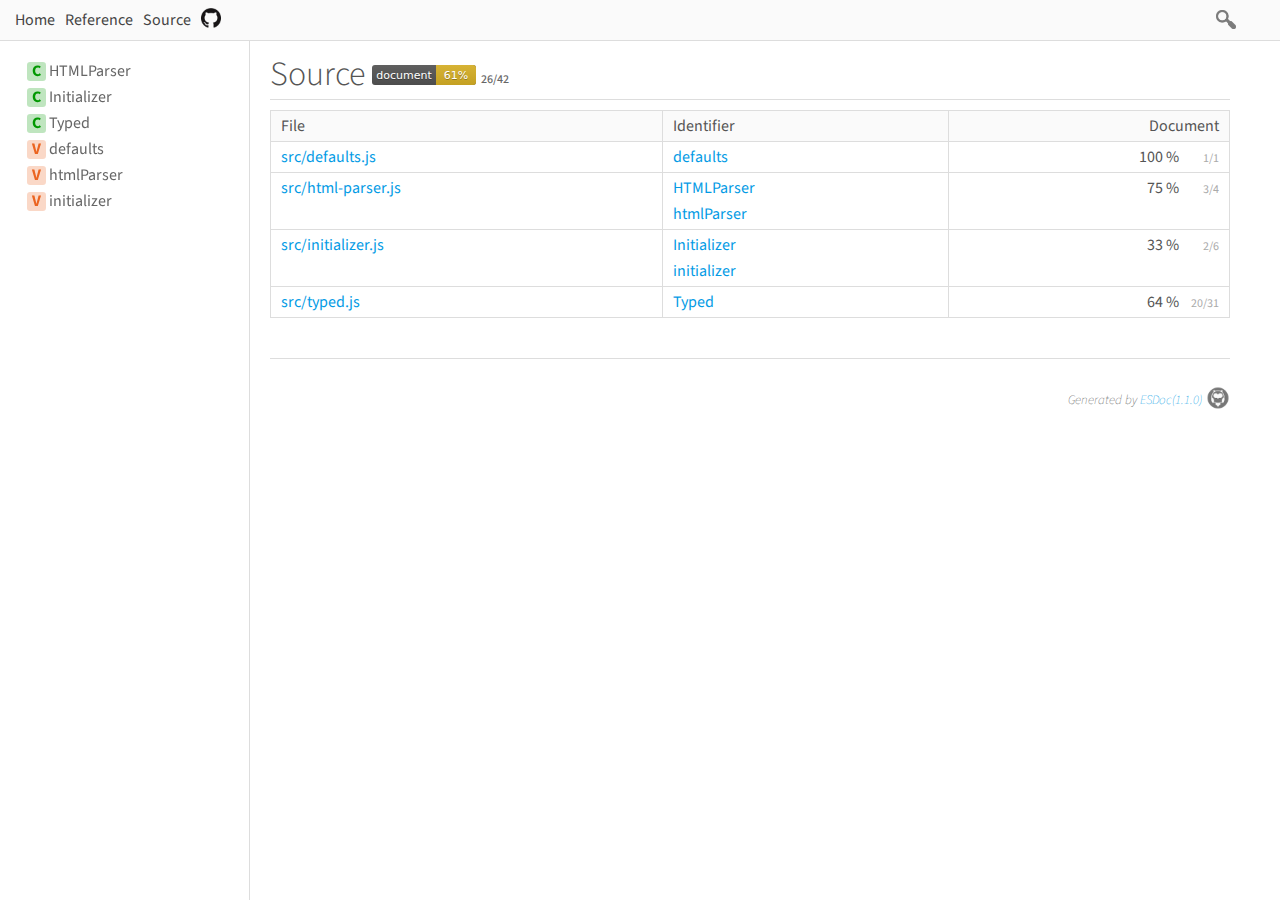
<file: Lomba TECHCOMPFEST (BISA LAH YA)/libary/typed.js-main/typed.js-main/docs/source.html>
<!DOCTYPE html>
<html>
<head>
  <meta charset="utf-8">
  <base data-ice="baseUrl" href>
  <title data-ice="title">Source | typed.js</title>
  <link type="text/css" rel="stylesheet" href="css/style.css">
  <link type="text/css" rel="stylesheet" href="css/prettify-tomorrow.css">
  <script src="script/prettify/prettify.js"></script>
  <script src="script/manual.js"></script>
<meta name="description" content="A JavaScript Typing Animation Library"><meta property="twitter:card" content="summary"><meta property="twitter:title" content="typed.js"><meta property="twitter:description" content="A JavaScript Typing Animation Library"></head>
<body class="layout-container" data-ice="rootContainer">

<header>
  <a href="./">Home</a>
  
  <a href="identifiers.html">Reference</a>
  <a href="source.html">Source</a>
  
  <div class="search-box">
  <span>
    <img src="./image/search.png">
    <span class="search-input-edge"></span><input class="search-input"><span class="search-input-edge"></span>
  </span>
    <ul class="search-result"></ul>
  </div>
<a style="position:relative; top:3px;" href="https://github.com/mattboldt/typed.js"><img width="20px" src="./image/github.png"></a></header>

<nav class="navigation" data-ice="nav"><div>
  <ul>
    
  <li data-ice="doc"><span data-ice="kind" class="kind-class">C</span><span data-ice="name"><span><a href="class/src/html-parser.js~HTMLParser.html">HTMLParser</a></span></span></li>
<li data-ice="doc"><span data-ice="kind" class="kind-class">C</span><span data-ice="name"><span><a href="class/src/initializer.js~Initializer.html">Initializer</a></span></span></li>
<li data-ice="doc"><span data-ice="kind" class="kind-class">C</span><span data-ice="name"><span><a href="class/src/typed.js~Typed.html">Typed</a></span></span></li>
<li data-ice="doc"><span data-ice="kind" class="kind-variable">V</span><span data-ice="name"><span><a href="variable/index.html#static-variable-defaults">defaults</a></span></span></li>
<li data-ice="doc"><span data-ice="kind" class="kind-variable">V</span><span data-ice="name"><span><a href="variable/index.html#static-variable-htmlParser">htmlParser</a></span></span></li>
<li data-ice="doc"><span data-ice="kind" class="kind-variable">V</span><span data-ice="name"><span><a href="variable/index.html#static-variable-initializer">initializer</a></span></span></li>
</ul>
</div>
</nav>

<div class="content" data-ice="content"><h1>Source <img data-ice="coverageBadge" src="./badge.svg"><span data-ice="totalCoverageCount" class="total-coverage-count">26/42</span></h1>

<table class="files-summary" data-ice="files" data-use-coverage="true">
  <thead>
    <tr>
      <td>File</td>
      <td>Identifier</td>
      <td class="coverage">Document</td>
      <td style="display: none;">Size</td>
      <td style="display: none;">Lines</td>
      <td style="display: none;">Updated</td>
    </tr>
  </thead>
  <tbody>
    
  <tr data-ice="file">
      <td data-ice="filePath"><span><a href="file/src/defaults.js.html">src/defaults.js</a></span></td>
      <td data-ice="identifier" class="identifiers"><span><a href="variable/index.html#static-variable-defaults">defaults</a></span></td>
      <td class="coverage"><span data-ice="coverage">100 %</span><span data-ice="coverageCount" class="coverage-count">1/1</span></td>
      <td style="display: none;" data-ice="size">3416 byte</td>
      <td style="display: none;" data-ice="lines">164</td>
      <td style="display: none;" data-ice="updated">2022-12-07 03:41:55 (UTC)</td>
    </tr>
<tr data-ice="file">
      <td data-ice="filePath"><span><a href="file/src/html-parser.js.html#errorLines=67">src/html-parser.js</a></span></td>
      <td data-ice="identifier" class="identifiers"><span><a href="class/src/html-parser.js~HTMLParser.html">HTMLParser</a></span>
<span><a href="variable/index.html#static-variable-htmlParser">htmlParser</a></span></td>
      <td class="coverage"><span data-ice="coverage">75 %</span><span data-ice="coverageCount" class="coverage-count">3/4</span></td>
      <td style="display: none;" data-ice="size">1798 byte</td>
      <td style="display: none;" data-ice="lines">67</td>
      <td style="display: none;" data-ice="updated">2023-04-07 18:56:50 (UTC)</td>
    </tr>
<tr data-ice="file">
      <td data-ice="filePath"><span><a href="file/src/initializer.js.html#errorLines=147,161,193,218">src/initializer.js</a></span></td>
      <td data-ice="identifier" class="identifiers"><span><a href="class/src/initializer.js~Initializer.html">Initializer</a></span>
<span><a href="variable/index.html#static-variable-initializer">initializer</a></span></td>
      <td class="coverage"><span data-ice="coverage">33 %</span><span data-ice="coverageCount" class="coverage-count">2/6</span></td>
      <td style="display: none;" data-ice="size">5877 byte</td>
      <td style="display: none;" data-ice="lines">218</td>
      <td style="display: none;" data-ice="updated">2023-04-07 18:56:50 (UTC)</td>
    </tr>
<tr data-ice="file">
      <td data-ice="filePath"><span><a href="file/src/typed.js.html#errorLines=11,142,267,334,357,73,75,76,77,91,95">src/typed.js</a></span></td>
      <td data-ice="identifier" class="identifiers"><span><a href="class/src/typed.js~Typed.html">Typed</a></span></td>
      <td class="coverage"><span data-ice="coverage">64 %</span><span data-ice="coverageCount" class="coverage-count">20/31</span></td>
      <td style="display: none;" data-ice="size">12719 byte</td>
      <td style="display: none;" data-ice="lines">433</td>
      <td style="display: none;" data-ice="updated">2023-04-07 18:56:50 (UTC)</td>
    </tr>
</tbody>
</table>
</div>

<footer class="footer">
  Generated by <a href="https://esdoc.org">ESDoc<span data-ice="esdocVersion">(1.1.0)</span><img src="./image/esdoc-logo-mini-black.png"></a>
</footer>

<script src="script/search_index.js"></script>
<script src="script/search.js"></script>
<script src="script/pretty-print.js"></script>
<script src="script/inherited-summary.js"></script>
<script src="script/test-summary.js"></script>
<script src="script/inner-link.js"></script>
<script src="script/patch-for-local.js"></script>
</body>
</html>
</file>
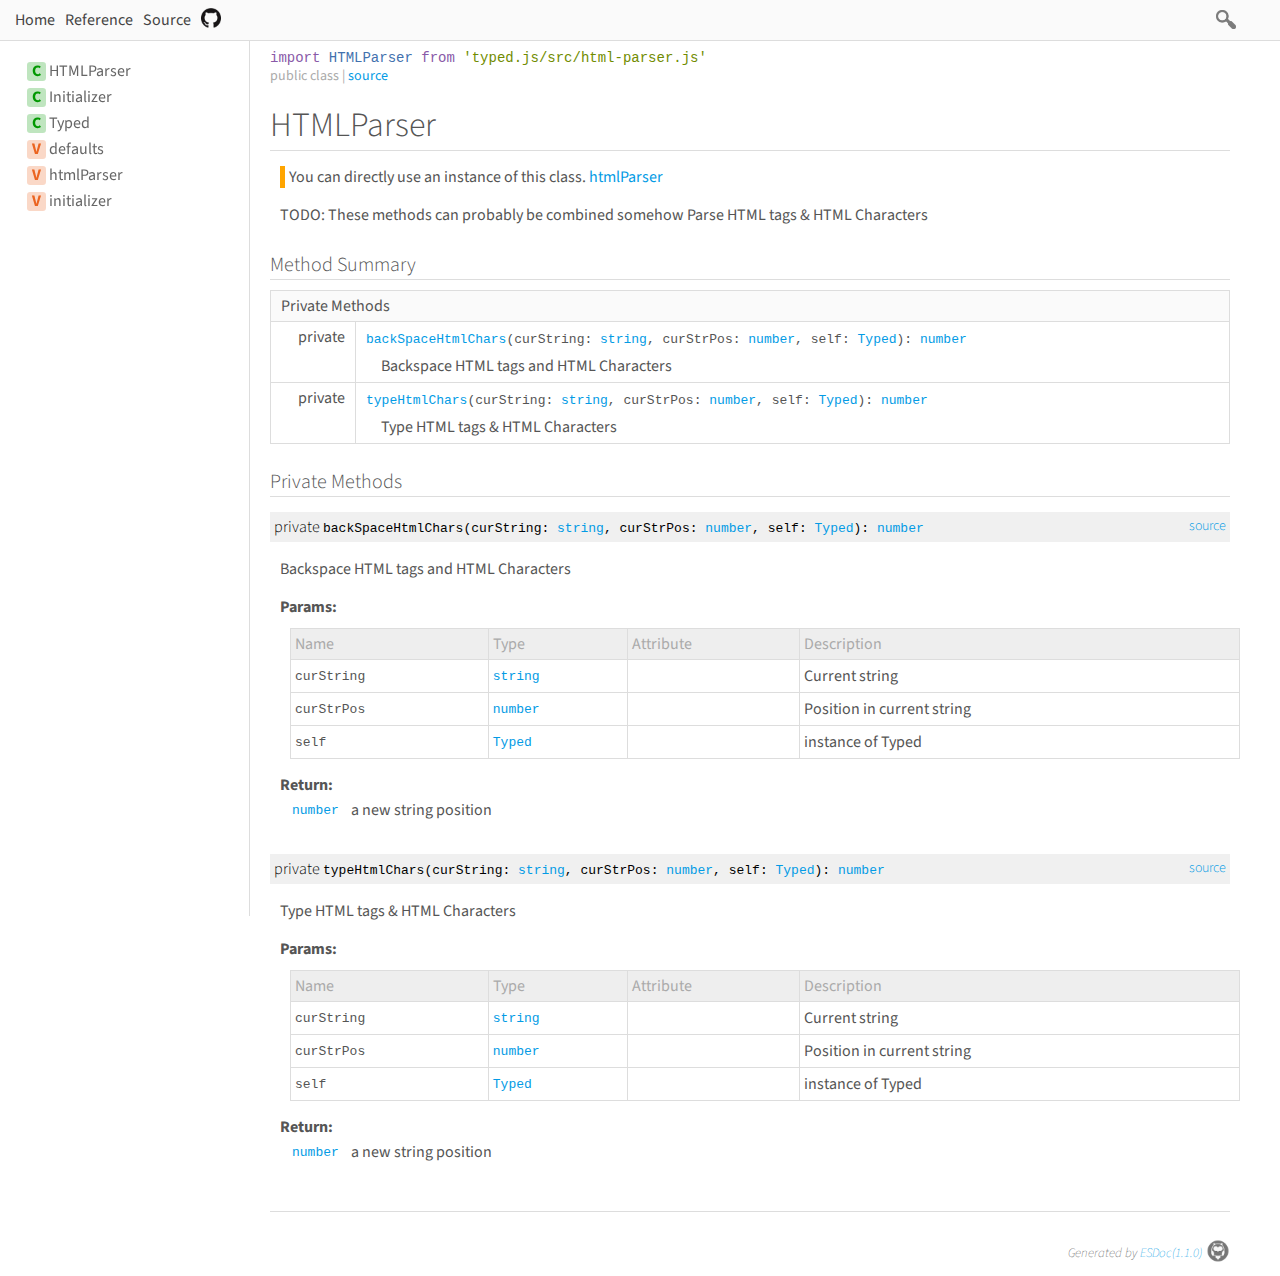
<file: Lomba TECHCOMPFEST (BISA LAH YA)/libary/typed.js-main/typed.js-main/docs/class/src/html-parser.js~HTMLParser.html>
<!DOCTYPE html>
<html>
<head>
  <meta charset="utf-8">
  <base data-ice="baseUrl" href="../../">
  <title data-ice="title">HTMLParser | typed.js</title>
  <link type="text/css" rel="stylesheet" href="css/style.css">
  <link type="text/css" rel="stylesheet" href="css/prettify-tomorrow.css">
  <script src="script/prettify/prettify.js"></script>
  <script src="script/manual.js"></script>
<meta name="description" content="A JavaScript Typing Animation Library"><meta property="twitter:card" content="summary"><meta property="twitter:title" content="typed.js"><meta property="twitter:description" content="A JavaScript Typing Animation Library"></head>
<body class="layout-container" data-ice="rootContainer">

<header>
  <a href="./">Home</a>
  
  <a href="identifiers.html">Reference</a>
  <a href="source.html">Source</a>
  
  <div class="search-box">
  <span>
    <img src="./image/search.png">
    <span class="search-input-edge"></span><input class="search-input"><span class="search-input-edge"></span>
  </span>
    <ul class="search-result"></ul>
  </div>
<a style="position:relative; top:3px;" href="https://github.com/mattboldt/typed.js"><img width="20px" src="./image/github.png"></a></header>

<nav class="navigation" data-ice="nav"><div>
  <ul>
    
  <li data-ice="doc"><span data-ice="kind" class="kind-class">C</span><span data-ice="name"><span><a href="class/src/html-parser.js~HTMLParser.html">HTMLParser</a></span></span></li>
<li data-ice="doc"><span data-ice="kind" class="kind-class">C</span><span data-ice="name"><span><a href="class/src/initializer.js~Initializer.html">Initializer</a></span></span></li>
<li data-ice="doc"><span data-ice="kind" class="kind-class">C</span><span data-ice="name"><span><a href="class/src/typed.js~Typed.html">Typed</a></span></span></li>
<li data-ice="doc"><span data-ice="kind" class="kind-variable">V</span><span data-ice="name"><span><a href="variable/index.html#static-variable-defaults">defaults</a></span></span></li>
<li data-ice="doc"><span data-ice="kind" class="kind-variable">V</span><span data-ice="name"><span><a href="variable/index.html#static-variable-htmlParser">htmlParser</a></span></span></li>
<li data-ice="doc"><span data-ice="kind" class="kind-variable">V</span><span data-ice="name"><span><a href="variable/index.html#static-variable-initializer">initializer</a></span></span></li>
</ul>
</div>
</nav>

<div class="content" data-ice="content"><div class="header-notice">
  <div data-ice="importPath" class="import-path"><pre class="prettyprint"><code data-ice="importPathCode">import HTMLParser from &apos;<span><a href="file/src/html-parser.js.html#lineNumber6">typed.js/src/html-parser.js</a></span>&apos;</code></pre></div>
  <span data-ice="access">public</span>
  <span data-ice="kind">class</span>
  
  
  
  <span data-ice="source">| <span><a href="file/src/html-parser.js.html#lineNumber6">source</a></span></span>
</div>

<div class="self-detail detail">
  <h1 data-ice="name">HTMLParser</h1>

  <div data-ice="instanceDocs" class="instance-docs">
    <span>You can directly use an instance of this class.</span>
    
  <span data-ice="instanceDoc"><span><a href="variable/index.html#static-variable-htmlParser">htmlParser</a></span></span>
</div>

  
  
  
  
  
  
  
  
  

  
  
  <div class="description" data-ice="description"><p>TODO: These methods can probably be combined somehow
Parse HTML tags &amp; HTML Characters</p>
</div>
  

  

  

  

  
</div>





<div data-ice="methodSummary"><h2>Method Summary</h2><table class="summary" data-ice="summary">
  <thead><tr><td data-ice="title" colspan="3">Private Methods</td></tr></thead>
  <tbody>
  
  <tr data-ice="target">
    <td>
      <span class="access" data-ice="access">private</span>
      
      
      
      <span class="override" data-ice="override"></span>
    </td>
    <td>
      <div>
        <p>
          
          
          
          <span class="code" data-ice="name"><span><a href="class/src/html-parser.js~HTMLParser.html#instance-method-backSpaceHtmlChars">backSpaceHtmlChars</a></span></span><span class="code" data-ice="signature">(curString: <span><a href="https://developer.mozilla.org/en-US/docs/Web/JavaScript/Reference/Global_Objects/String">string</a></span>, curStrPos: <span><a href="https://developer.mozilla.org/en-US/docs/Web/JavaScript/Reference/Global_Objects/Number">number</a></span>, self: <span><a href="class/src/typed.js~Typed.html">Typed</a></span>): <span><a href="https://developer.mozilla.org/en-US/docs/Web/JavaScript/Reference/Global_Objects/Number">number</a></span></span>
        </p>
      </div>
      <div>
        
        
        <div data-ice="description"><p>Backspace HTML tags and HTML Characters</p>
</div>
      </div>
    </td>
    <td>
      
      
    </td>
  </tr>
<tr data-ice="target">
    <td>
      <span class="access" data-ice="access">private</span>
      
      
      
      <span class="override" data-ice="override"></span>
    </td>
    <td>
      <div>
        <p>
          
          
          
          <span class="code" data-ice="name"><span><a href="class/src/html-parser.js~HTMLParser.html#instance-method-typeHtmlChars">typeHtmlChars</a></span></span><span class="code" data-ice="signature">(curString: <span><a href="https://developer.mozilla.org/en-US/docs/Web/JavaScript/Reference/Global_Objects/String">string</a></span>, curStrPos: <span><a href="https://developer.mozilla.org/en-US/docs/Web/JavaScript/Reference/Global_Objects/Number">number</a></span>, self: <span><a href="class/src/typed.js~Typed.html">Typed</a></span>): <span><a href="https://developer.mozilla.org/en-US/docs/Web/JavaScript/Reference/Global_Objects/Number">number</a></span></span>
        </p>
      </div>
      <div>
        
        
        <div data-ice="description"><p>Type HTML tags &amp; HTML Characters</p>
</div>
      </div>
    </td>
    <td>
      
      
    </td>
  </tr>
</tbody>
</table>
</div>







<div data-ice="methodDetails"><h2 data-ice="title">Private Methods</h2>

<div class="detail" data-ice="detail">
  <h3 data-ice="anchor" id="instance-method-backSpaceHtmlChars">
    <span class="access" data-ice="access">private</span>
    
    
    
    
    
    <span class="code" data-ice="name">backSpaceHtmlChars</span><span class="code" data-ice="signature">(curString: <span><a href="https://developer.mozilla.org/en-US/docs/Web/JavaScript/Reference/Global_Objects/String">string</a></span>, curStrPos: <span><a href="https://developer.mozilla.org/en-US/docs/Web/JavaScript/Reference/Global_Objects/Number">number</a></span>, self: <span><a href="class/src/typed.js~Typed.html">Typed</a></span>): <span><a href="https://developer.mozilla.org/en-US/docs/Web/JavaScript/Reference/Global_Objects/Number">number</a></span></span>
    <span class="right-info">
      
      
      <span data-ice="source"><span><a href="file/src/html-parser.js.html#lineNumber45">source</a></span></span>
    </span>
  </h3>

  
  
  
  <div data-ice="description"><p>Backspace HTML tags and HTML Characters</p>
</div>

  

  <div data-ice="properties"><div data-ice="properties">
  <h4 data-ice="title">Params:</h4>
  <table class="params">
    <thead>
    <tr><td>Name</td><td>Type</td><td>Attribute</td><td>Description</td></tr>
    </thead>
    <tbody>
    
    <tr data-ice="property" data-depth="0">
      <td data-ice="name" class="code" data-depth="0">curString</td>
      <td data-ice="type" class="code"><span><a href="https://developer.mozilla.org/en-US/docs/Web/JavaScript/Reference/Global_Objects/String">string</a></span></td>
      <td data-ice="appendix"></td>
      <td data-ice="description"><p>Current string</p>
</td>
    </tr>
<tr data-ice="property" data-depth="0">
      <td data-ice="name" class="code" data-depth="0">curStrPos</td>
      <td data-ice="type" class="code"><span><a href="https://developer.mozilla.org/en-US/docs/Web/JavaScript/Reference/Global_Objects/Number">number</a></span></td>
      <td data-ice="appendix"></td>
      <td data-ice="description"><p>Position in current string</p>
</td>
    </tr>
<tr data-ice="property" data-depth="0">
      <td data-ice="name" class="code" data-depth="0">self</td>
      <td data-ice="type" class="code"><span><a href="class/src/typed.js~Typed.html">Typed</a></span></td>
      <td data-ice="appendix"></td>
      <td data-ice="description"><p>instance of Typed</p>
</td>
    </tr>
</tbody>
  </table>
</div>
</div>

  <div class="return-params" data-ice="returnParams">
    <h4>Return:</h4>
    <table>
      <tbody>
        <tr>
          <td class="return-type code" data-ice="returnType"><span><a href="https://developer.mozilla.org/en-US/docs/Web/JavaScript/Reference/Global_Objects/Number">number</a></span></td>
          <td class="return-desc" data-ice="returnDescription"><p>a new string position</p>
</td>
        </tr>
      </tbody>
    </table>
    <div data-ice="returnProperties">
</div>
  </div>

  

  

  

  

  

  

  
  
</div>
<div class="detail" data-ice="detail">
  <h3 data-ice="anchor" id="instance-method-typeHtmlChars">
    <span class="access" data-ice="access">private</span>
    
    
    
    
    
    <span class="code" data-ice="name">typeHtmlChars</span><span class="code" data-ice="signature">(curString: <span><a href="https://developer.mozilla.org/en-US/docs/Web/JavaScript/Reference/Global_Objects/String">string</a></span>, curStrPos: <span><a href="https://developer.mozilla.org/en-US/docs/Web/JavaScript/Reference/Global_Objects/Number">number</a></span>, self: <span><a href="class/src/typed.js~Typed.html">Typed</a></span>): <span><a href="https://developer.mozilla.org/en-US/docs/Web/JavaScript/Reference/Global_Objects/Number">number</a></span></span>
    <span class="right-info">
      
      
      <span data-ice="source"><span><a href="file/src/html-parser.js.html#lineNumber16">source</a></span></span>
    </span>
  </h3>

  
  
  
  <div data-ice="description"><p>Type HTML tags &amp; HTML Characters</p>
</div>

  

  <div data-ice="properties"><div data-ice="properties">
  <h4 data-ice="title">Params:</h4>
  <table class="params">
    <thead>
    <tr><td>Name</td><td>Type</td><td>Attribute</td><td>Description</td></tr>
    </thead>
    <tbody>
    
    <tr data-ice="property" data-depth="0">
      <td data-ice="name" class="code" data-depth="0">curString</td>
      <td data-ice="type" class="code"><span><a href="https://developer.mozilla.org/en-US/docs/Web/JavaScript/Reference/Global_Objects/String">string</a></span></td>
      <td data-ice="appendix"></td>
      <td data-ice="description"><p>Current string</p>
</td>
    </tr>
<tr data-ice="property" data-depth="0">
      <td data-ice="name" class="code" data-depth="0">curStrPos</td>
      <td data-ice="type" class="code"><span><a href="https://developer.mozilla.org/en-US/docs/Web/JavaScript/Reference/Global_Objects/Number">number</a></span></td>
      <td data-ice="appendix"></td>
      <td data-ice="description"><p>Position in current string</p>
</td>
    </tr>
<tr data-ice="property" data-depth="0">
      <td data-ice="name" class="code" data-depth="0">self</td>
      <td data-ice="type" class="code"><span><a href="class/src/typed.js~Typed.html">Typed</a></span></td>
      <td data-ice="appendix"></td>
      <td data-ice="description"><p>instance of Typed</p>
</td>
    </tr>
</tbody>
  </table>
</div>
</div>

  <div class="return-params" data-ice="returnParams">
    <h4>Return:</h4>
    <table>
      <tbody>
        <tr>
          <td class="return-type code" data-ice="returnType"><span><a href="https://developer.mozilla.org/en-US/docs/Web/JavaScript/Reference/Global_Objects/Number">number</a></span></td>
          <td class="return-desc" data-ice="returnDescription"><p>a new string position</p>
</td>
        </tr>
      </tbody>
    </table>
    <div data-ice="returnProperties">
</div>
  </div>

  

  

  

  

  

  

  
  
</div>
</div>
</div>

<footer class="footer">
  Generated by <a href="https://esdoc.org">ESDoc<span data-ice="esdocVersion">(1.1.0)</span><img src="./image/esdoc-logo-mini-black.png"></a>
</footer>

<script src="script/search_index.js"></script>
<script src="script/search.js"></script>
<script src="script/pretty-print.js"></script>
<script src="script/inherited-summary.js"></script>
<script src="script/test-summary.js"></script>
<script src="script/inner-link.js"></script>
<script src="script/patch-for-local.js"></script>
</body>
</html>
</file>
<file: Lomba TECHCOMPFEST (BISA LAH YA)/Pulau Bali/Pulau Bali/Pulau Bali/assets/css/noscript.css>
/*
	Story by HTML5 UP
	html5up.net | @ajlkn
	Free for personal and commercial use under the CCA 3.0 license (html5up.net/license)
*/

/* Banner (transitions) */

	.banner.onload-content-fade-up .content {
		-moz-transition: none;
		-webkit-transition: none;
		-ms-transition: none;
		transition: none;
	}

	body.is-preload .banner.onload-content-fade-up .content {
		-moz-transform: none;
		-webkit-transform: none;
		-ms-transform: none;
		transform: none;
		opacity: 1;
	}

	.banner.onload-content-fade-down .content {
		-moz-transition: none;
		-webkit-transition: none;
		-ms-transition: none;
		transition: none;
	}

	body.is-preload .banner.onload-content-fade-down .content {
		-moz-transform: none;
		-webkit-transform: none;
		-ms-transform: none;
		transform: none;
		opacity: 1;
	}

	.banner.onload-content-fade-left .content {
		-moz-transition: none;
		-webkit-transition: none;
		-ms-transition: none;
		transition: none;
	}

	body.is-preload .banner.onload-content-fade-left .content {
		-moz-transform: none;
		-webkit-transform: none;
		-ms-transform: none;
		transform: none;
		opacity: 1;
	}

	.banner.onload-content-fade-right .content {
		-moz-transition: none;
		-webkit-transition: none;
		-ms-transition: none;
		transition: none;
	}

	body.is-preload .banner.onload-content-fade-right .content {
		-moz-transform: none;
		-webkit-transform: none;
		-ms-transform: none;
		transform: none;
		opacity: 1;
	}

	.banner.onload-content-fade-in .content {
		-moz-transition: none;
		-webkit-transition: none;
		-ms-transition: none;
		transition: none;
	}

	body.is-preload .banner.onload-content-fade-in .content {
		-moz-transform: none;
		-webkit-transform: none;
		-ms-transform: none;
		transform: none;
		opacity: 1;
	}

	.banner.onload-image-fade-up .image {
		-moz-transition: none;
		-webkit-transition: none;
		-ms-transition: none;
		transition: none;
	}

		.banner.onload-image-fade-up .image img {
			-moz-transition: none;
			-webkit-transition: none;
			-ms-transition: none;
			transition: none;
		}

	body.is-preload .banner.onload-image-fade-up .image {
		-moz-transform: none;
		-webkit-transform: none;
		-ms-transform: none;
		transform: none;
		opacity: 1;
	}

		body.is-preload .banner.onload-image-fade-up .image img {
			opacity: 1;
		}

	.banner.onload-image-fade-down .image {
		-moz-transition: none;
		-webkit-transition: none;
		-ms-transition: none;
		transition: none;
	}

		.banner.onload-image-fade-down .image img {
			-moz-transition: none;
			-webkit-transition: none;
			-ms-transition: none;
			transition: none;
		}

	body.is-preload .banner.onload-image-fade-down .image {
		-moz-transform: none;
		-webkit-transform: none;
		-ms-transform: none;
		transform: none;
		opacity: 1;
	}

		body.is-preload .banner.onload-image-fade-down .image img {
			opacity: 1;
		}

	.banner.onload-image-fade-left .image {
		-moz-transition: none;
		-webkit-transition: none;
		-ms-transition: none;
		transition: none;
	}

		.banner.onload-image-fade-left .image img {
			-moz-transition: none;
			-webkit-transition: none;
			-ms-transition: none;
			transition: none;
		}

	body.is-preload .banner.onload-image-fade-left .image {
		-moz-transform: none;
		-webkit-transform: none;
		-ms-transform: none;
		transform: none;
		opacity: 1;
	}

		body.is-preload .banner.onload-image-fade-left .image img {
			opacity: 1;
		}

	.banner.onload-image-fade-right .image {
		-moz-transition: none;
		-webkit-transition: none;
		-ms-transition: none;
		transition: none;
	}

		.banner.onload-image-fade-right .image img {
			-moz-transition: none;
			-webkit-transition: none;
			-ms-transition: none;
			transition: none;
		}

	body.is-preload .banner.onload-image-fade-right .image {
		-moz-transform: none;
		-webkit-transform: none;
		-ms-transform: none;
		transform: none;
		opacity: 1;
	}

		body.is-preload .banner.onload-image-fade-right .image img {
			opacity: 1;
		}

	.banner.onload-image-fade-in .image img {
		-moz-transition: none;
		-webkit-transition: none;
		-ms-transition: none;
		transition: none;
	}

	body.is-preload .banner.onload-image-fade-in .image img {
		opacity: 1;
	}

	.banner.onscroll-content-fade-up .content {
		-moz-transition: none;
		-webkit-transition: none;
		-ms-transition: none;
		transition: none;
	}

	.banner.onscroll-content-fade-up.is-inactive .content {
		-moz-transform: none;
		-webkit-transform: none;
		-ms-transform: none;
		transform: none;
		opacity: 1;
	}

	.banner.onscroll-content-fade-down .content {
		-moz-transition: none;
		-webkit-transition: none;
		-ms-transition: none;
		transition: none;
	}

	.banner.onscroll-content-fade-down.is-inactive .content {
		-moz-transform: none;
		-webkit-transform: none;
		-ms-transform: none;
		transform: none;
		opacity: 1;
	}

	.banner.onscroll-content-fade-left .content {
		-moz-transition: none;
		-webkit-transition: none;
		-ms-transition: none;
		transition: none;
	}

	.banner.onscroll-content-fade-left.is-inactive .content {
		-moz-transform: none;
		-webkit-transform: none;
		-ms-transform: none;
		transform: none;
		opacity: 1;
	}

	.banner.onscroll-content-fade-right .content {
		-moz-transition: none;
		-webkit-transition: none;
		-ms-transition: none;
		transition: none;
	}

	.banner.onscroll-content-fade-right.is-inactive .content {
		-moz-transform: none;
		-webkit-transform: none;
		-ms-transform: none;
		transform: none;
		opacity: 1;
	}

	.banner.onscroll-content-fade-in .content {
		-moz-transition: none;
		-webkit-transition: none;
		-ms-transition: none;
		transition: none;
	}

	.banner.onscroll-content-fade-in.is-inactive .content {
		-moz-transform: none;
		-webkit-transform: none;
		-ms-transform: none;
		transform: none;
		opacity: 1;
	}

	.banner.onscroll-image-fade-up .image {
		-moz-transition: none;
		-webkit-transition: none;
		-ms-transition: none;
		transition: none;
	}

		.banner.onscroll-image-fade-up .image img {
			-moz-transition: none;
			-webkit-transition: none;
			-ms-transition: none;
			transition: none;
		}

	.banner.onscroll-image-fade-up.is-inactive .image {
		-moz-transform: none;
		-webkit-transform: none;
		-ms-transform: none;
		transform: none;
		opacity: 1;
	}

		.banner.onscroll-image-fade-up.is-inactive .image img {
			opacity: 1;
		}

	.banner.onscroll-image-fade-down .image {
		-moz-transition: none;
		-webkit-transition: none;
		-ms-transition: none;
		transition: none;
	}

		.banner.onscroll-image-fade-down .image img {
			-moz-transition: none;
			-webkit-transition: none;
			-ms-transition: none;
			transition: none;
		}

	.banner.onscroll-image-fade-down.is-inactive .image {
		-moz-transform: none;
		-webkit-transform: none;
		-ms-transform: none;
		transform: none;
		opacity: 1;
	}

		.banner.onscroll-image-fade-down.is-inactive .image img {
			opacity: 1;
		}

	.banner.onscroll-image-fade-left .image {
		-moz-transition: none;
		-webkit-transition: none;
		-ms-transition: none;
		transition: none;
	}

		.banner.onscroll-image-fade-left .image img {
			-moz-transition: none;
			-webkit-transition: none;
			-ms-transition: none;
			transition: none;
		}

	.banner.onscroll-image-fade-left.is-inactive .image {
		-moz-transform: none;
		-webkit-transform: none;
		-ms-transform: none;
		transform: none;
		opacity: 1;
	}

		.banner.onscroll-image-fade-left.is-inactive .image img {
			opacity: 1;
		}

	.banner.onscroll-image-fade-right .image {
		-moz-transition: none;
		-webkit-transition: none;
		-ms-transition: none;
		transition: none;
	}

		.banner.onscroll-image-fade-right .image img {
			-moz-transition: none;
			-webkit-transition: none;
			-ms-transition: none;
			transition: none;
		}

	.banner.onscroll-image-fade-right.is-inactive .image {
		-moz-transform: none;
		-webkit-transform: none;
		-ms-transform: none;
		transform: none;
		opacity: 1;
	}

		.banner.onscroll-image-fade-right.is-inactive .image img {
			opacity: 1;
		}

	.banner.onscroll-image-fade-in .image img {
		-moz-transition: none;
		-webkit-transition: none;
		-ms-transition: none;
		transition: none;
	}

	.banner.onscroll-image-fade-in.is-inactive .image img {
		opacity: 1;
	}
</file>
<file: Lomba TECHCOMPFEST (BISA LAH YA)/libary/typed.js-main/typed.js-main/docs/css/style.css>
@import url(https://fonts.googleapis.com/css?family=Roboto:400,300,700);
@import url(https://fonts.googleapis.com/css?family=Source+Sans+Pro:400,400italic,600,700);
@import url(./manual.css);
@import url(./source.css);
@import url(./test.css);
@import url(./identifiers.css);
@import url(./github.css);
@import url(./search.css);

* {
  margin: 0;
  padding: 0;
  text-decoration: none;
}

html
{
  font-family: 'Source Sans Pro', 'Roboto', sans-serif;
  overflow: auto;
  /*font-size: 14px;*/
  /*color: #4d4e53;*/
  /*color: rgba(0, 0, 0, .68);*/
  color: #555;
  background-color: #fff;
}

a {
  /*color: #0095dd;*/
  /*color:rgb(37, 138, 175);*/
  color: #039BE5;
}

code a:hover {
  text-decoration: underline;
}

ul, ol {
  padding-left: 20px;
}

ul li {
  list-style: disc;
  margin: 4px 0;
}

ol li {
  margin: 4px 0;
}

h1 {
  margin-bottom: 10px;
  font-size: 34px;
  font-weight: 300;
  border-bottom: solid 1px #ddd;
}

h2 {
  margin-top: 24px;
  margin-bottom: 10px;
  font-size: 20px;
  border-bottom: solid 1px #ddd;
  font-weight: 300;
}

h3 {
  position: relative;
  font-size: 16px;
  margin-bottom: 12px;
  padding: 4px;
  font-weight: 300;
}

details {
  cursor: pointer;
}

del {
  text-decoration: line-through;
}

p {
  margin-bottom: 15px;
  line-height: 1.5;
}

code {
  font-family: "SFMono-Regular", Consolas, "Liberation Mono", Menlo, Courier, monospace;
}

pre > code {
  display: block;
}

pre.prettyprint, pre > code {
  padding: 4px;
  margin: 1em 0;
  background-color: #f5f5f5;
  border-radius: 3px;
}

pre.prettyprint > code {
  margin: 0;
}

p > code,
li > code {
  padding: 0.2em 0.5em;
  margin: 0;
  font-size: 85%;
  background-color: rgba(0,0,0,0.04);
  border-radius: 3px;
}

.code {
  font-family: "SFMono-Regular", Consolas, "Liberation Mono", Menlo, Courier, monospace;
  font-size: 13px;
}

.import-path pre.prettyprint,
.import-path pre.prettyprint code {
  margin: 0;
  padding: 0;
  border: none;
  background: white;
}

.layout-container {
  /*display: flex;*/
  /*flex-direction: row;*/
  /*justify-content: flex-start;*/
  /*align-items: stretch;*/
}

.layout-container > header {
  display: flex;
  height: 40px;
  line-height: 40px;
  font-size: 16px;
  padding: 0 10px;
  margin: 0;
  position: fixed;
  width: 100%;
  z-index: 1;
  background-color: #fafafa;
  top: 0;
  border-bottom: solid 1px #ddd;
}
.layout-container > header > a{
  margin: 0 5px;
  color: #444;
}

.layout-container > header > a.repo-url-github {
  font-size: 0;
  display: inline-block;
  width: 20px;
  height: 38px;
  background: url("../image/github.png") no-repeat center;
  background-size: 20px;
  vertical-align: top;
}

.navigation {
  position: fixed;
  top: 0;
  left: 0;
  box-sizing: border-box;
  width: 250px;
  height: 100%;
  padding-top: 40px;
  padding-left: 15px;
  padding-bottom: 2em;
  margin-top:1em;
  overflow-x: scroll;
  box-shadow: rgba(255, 255, 255, 1) -1px 0 0 inset;
  border-right: 1px solid #ddd;
}

.navigation ul {
  padding: 0;
}

.navigation li {
  list-style: none;
  margin: 4px 0;
  white-space: nowrap;
}

.navigation li a {
  color: #666;
}

.navigation .nav-dir-path {
  display: block;
  margin-top: 0.7em;
  margin-bottom: 0.25em;
  font-weight: 600;
}

.kind-class,
.kind-interface,
.kind-function,
.kind-typedef,
.kind-variable,
.kind-external {
  margin-left: 0.75em;
  width: 1.2em;
  height: 1.2em;
  display: inline-block;
  text-align: center;
  border-radius: 0.2em;
  margin-right: 0.2em;
  font-weight: bold;
  line-height: 1.2em;
}

.kind-class {
  color: #009800;
  background-color: #bfe5bf;
}

.kind-interface {
  color: #fbca04;
  background-color: #fef2c0;
}

.kind-function {
  color: #6b0090;
  background-color: #d6bdde;
}

.kind-variable {
  color: #eb6420;
  background-color: #fad8c7;
}

.kind-typedef {
  color: #db001e;
  background-color: #edbec3;
}

.kind-external {
  color: #0738c3;
  background-color: #bbcbea;
}

.summary span[class^="kind-"] {
  margin-left: 0;
}

h1 .version,
h1 .url a {
  font-size: 14px;
  color: #aaa;
}

.content {
  margin-top: 40px;
  margin-left: 250px;
  padding: 10px 50px 10px 20px;
}

.header-notice {
  font-size: 14px;
  color: #aaa;
  margin: 0;
}

.expression-extends .prettyprint {
  margin-left: 10px;
  background: white;
}

.extends-chain {
  border-bottom: 1px solid#ddd;
  padding-bottom: 10px;
  margin-bottom: 10px;
}

.extends-chain span:nth-of-type(1) {
  padding-left: 10px;
}

.extends-chain > div {
  margin: 5px 0;
}

.description table {
  font-size: 14px;
  border-spacing: 0;
  border: 0;
  border-collapse: collapse;
}

.description thead {
  background: #999;
  color: white;
}

.description table td,
.description table th {
  border: solid 1px #ddd;
  padding: 4px;
  font-weight: normal;
}

.flat-list ul {
  padding-left: 0;
}

.flat-list li {
  display: inline;
  list-style: none;
}

table.summary {
  width: 100%;
  margin: 10px 0;
  border-spacing: 0;
  border: 0;
  border-collapse: collapse;
}

table.summary thead {
  background: #fafafa;
}

table.summary td {
  border: solid 1px #ddd;
  padding: 4px 10px;
}

table.summary tbody td:nth-child(1) {
  text-align: right;
  white-space: nowrap;
  min-width: 64px;
  vertical-align: top;
}

table.summary tbody td:nth-child(2) {
  width: 100%;
  border-right: none;
}

table.summary tbody td:nth-child(3) {
  white-space: nowrap;
  border-left: none;
  vertical-align: top;
}

table.summary td > div:nth-of-type(2) {
  padding-top: 4px;
  padding-left: 15px;
}

table.summary td p {
  margin-bottom: 0;
}

.inherited-summary thead td {
  padding-left: 2px;
}

.inherited-summary thead a {
  color: white;
}

.inherited-summary .summary tbody {
  display: none;
}

.inherited-summary .summary .toggle {
  padding: 0 4px;
  font-size: 12px;
  cursor: pointer;
}
.inherited-summary .summary .toggle.closed:before {
  content: "▶";
}
.inherited-summary .summary .toggle.opened:before {
  content: "▼";
}

.member, .method {
  margin-bottom: 24px;
}

table.params {
  width: 100%;
  margin: 10px 0;
  border-spacing: 0;
  border: 0;
  border-collapse: collapse;
}

table.params thead {
  background: #eee;
  color: #aaa;
}

table.params td {
  padding: 4px;
  border: solid 1px #ddd;
}

table.params td p {
  margin: 0;
}

.content .detail > * {
  margin: 15px 0;
}

.content .detail > h3 {
  color: black;
  background-color: #f0f0f0;
}

.content .detail > div {
  margin-left: 10px;
}

.content .detail > .import-path {
  margin-top: -8px;
}

.content .detail + .detail {
  margin-top: 30px;
}

.content .detail .throw td:first-child {
  padding-right: 10px;
}

.content .detail h4 + :not(pre) {
  padding-left: 0;
  margin-left: 10px;
}

.content .detail h4 + ul li {
  list-style: none;
}

.return-param * {
  display: inline;
}

.argument-params {
  margin-bottom: 20px;
}

.return-type {
  padding-right: 10px;
  font-weight: normal;
}

.return-desc {
  margin-left: 10px;
  margin-top: 4px;
}

.return-desc p {
  margin: 0;
}

.deprecated, .experimental, .instance-docs {
  border-left: solid 5px orange;
  padding-left: 4px;
  margin: 4px 0;
}

tr.listen p,
tr.throw p,
tr.emit p{
  margin-bottom: 10px;
}

.version, .since {
  color: #aaa;
}

h3 .right-info {
  position: absolute;
  right: 4px;
  font-size: 14px;
}

.version + .since:before {
  content: '| ';
}

.see {
  margin-top: 10px;
}

.see h4 {
  margin: 4px 0;
}

.content .detail h4 + .example-doc {
  margin: 6px 0;
}

.example-caption {
  position: relative;
  bottom: -1px;
  display: inline-block;
  padding: 4px;
  font-style: italic;
  background-color: #f5f5f5;
  font-weight: bold;
  border-radius: 3px;
  border-bottom-left-radius: 0;
  border-bottom-right-radius: 0;
}

.example-caption + pre.source-code {
  margin-top: 0;
  border-top-left-radius: 0;
}

footer, .file-footer {
  text-align: right;
  font-style: italic;
  font-weight: 100;
  font-size: 13px;
  margin-right: 50px;
  margin-left: 270px;
  border-top: 1px solid #ddd;
  padding-top: 30px;
  margin-top: 20px;
  padding-bottom: 10px;
}

footer img {
  width: 24px;
  vertical-align: middle;
  padding-left: 4px;
  position: relative;
  top: -3px;
  opacity: 0.6;
}

pre.source-code {
  padding: 4px;
}

pre.raw-source-code > code {
  padding: 0;
  margin: 0;
  font-size: 12px;
  background: #fff;
  border: solid 1px #ddd;
  line-height: 1.5;
}

pre.raw-source-code > code > ol {
  counter-reset:number;
  list-style:none;
  margin:0;
  padding:0;
  overflow: hidden;
}

pre.raw-source-code > code > ol li:before {
  counter-increment: number;
  content: counter(number);
  display: inline-block;
  min-width: 3em;
  color: #aaa;
  text-align: right;
  padding-right: 1em;
}

pre.source-code.line-number {
  padding: 0;
}

pre.source-code ol {
  background: #eee;
  padding-left: 40px;
}

pre.source-code li {
  background: white;
  padding-left: 4px;
  list-style: decimal;
  margin: 0;
}

pre.source-code.line-number li.active {
  background: rgb(255, 255, 150) !important;
}

pre.source-code.line-number li.error-line {
  background: #ffb8bf;
}

.inner-link-active {
  /*background: rgb(255, 255, 150) !important;*/
  background: #039BE5 !important;
  color: #fff !important;
  padding-left: 0.1em !important;
}

.inner-link-active a {
  color: inherit;
}
</file>
<file: Lomba TECHCOMPFEST (BISA LAH YA)/libary/typed.js-main/typed.js-main/docs/css/prettify-tomorrow.css>
/* Tomorrow Theme */
/* Original theme - https://github.com/chriskempson/tomorrow-theme */
/* Pretty printing styles. Used with prettify.js. */
/* SPAN elements with the classes below are added by prettyprint. */
/* plain text */
.pln {
  color: #4d4d4c; }

@media screen {
  /* string content */
  .str {
    color: #718c00; }

  /* a keyword */
  .kwd {
    color: #8959a8; }

  /* a comment */
  .com {
    color: #8e908c; }

  /* a type name */
  .typ {
    color: #4271ae; }

  /* a literal value */
  .lit {
    color: #f5871f; }

  /* punctuation */
  .pun {
    color: #4d4d4c; }

  /* lisp open bracket */
  .opn {
    color: #4d4d4c; }

  /* lisp close bracket */
  .clo {
    color: #4d4d4c; }

  /* a markup tag name */
  .tag {
    color: #c82829; }

  /* a markup attribute name */
  .atn {
    color: #f5871f; }

  /* a markup attribute value */
  .atv {
    color: #3e999f; }

  /* a declaration */
  .dec {
    color: #f5871f; }

  /* a variable name */
  .var {
    color: #c82829; }

  /* a function name */
  .fun {
    color: #4271ae; } }
/* Use higher contrast and text-weight for printable form. */
@media print, projection {
  .str {
    color: #060; }

  .kwd {
    color: #006;
    font-weight: bold; }

  .com {
    color: #600;
    font-style: italic; }

  .typ {
    color: #404;
    font-weight: bold; }

  .lit {
    color: #044; }

  .pun, .opn, .clo {
    color: #440; }

  .tag {
    color: #006;
    font-weight: bold; }

  .atn {
    color: #404; }

  .atv {
    color: #060; } }
/* Style */
/*
pre.prettyprint {
  background: white;
  font-family: Consolas, Monaco, 'Andale Mono', monospace;
  font-size: 12px;
  line-height: 1.5;
  border: 1px solid #ccc;
  padding: 10px; }
*/

/* Specify class=linenums on a pre to get line numbering */
ol.linenums {
  margin-top: 0;
  margin-bottom: 0; }

/* IE indents via margin-left */
li.L0,
li.L1,
li.L2,
li.L3,
li.L4,
li.L5,
li.L6,
li.L7,
li.L8,
li.L9 {
  /* */ }

/* Alternate shading for lines */
li.L1,
li.L3,
li.L5,
li.L7,
li.L9 {
  /* */ }
</file>
<file: Lomba TECHCOMPFEST (BISA LAH YA)/Pulau Bali/Pulau Bali/Pulau Bali/assets/css/main.css>
@import url(fontawesome-all.min.css);
@import url("https://fonts.googleapis.com/css?family=Source+Sans+Pro:300,300i,400,400i");

/*
	Story by HTML5 UP
	html5up.net | @ajlkn
	Free for personal and commercial use under the CCA 3.0 license (html5up.net/license)
*/

html, body, div, span, applet, object,
iframe, h1, h2, h3, h4, h5, h6, p, blockquote,
pre, a, abbr, acronym, address, big, cite,
code, del, dfn, em, img, ins, kbd, q, s, samp,
small, strike, strong, sub, sup, tt, var, b,
u, i, center, dl, dt, dd, ol, ul, li, fieldset,
form, label, legend, table, caption, tbody,
tfoot, thead, tr, th, td, article, aside,
canvas, details, embed, figure, figcaption,
footer, header, hgroup, menu, nav, output, ruby,
section, summary, time, mark, audio, video {
	margin: 0;
	padding: 0;
	border: 0;
	font-size: 100%;
	font: inherit;
	vertical-align: baseline;}

article, aside, details, figcaption, figure,
footer, header, hgroup, menu, nav, section {
	display: block;}

body {
	line-height: 1;
}

ol, ul {
	list-style: none;
}

blockquote, q {
	quotes: none;
}

	blockquote:before, blockquote:after, q:before, q:after {
		content: '';
		content: none;
	}

table {
	border-collapse: collapse;
	border-spacing: 0;
}

body {
	-webkit-text-size-adjust: none;
}

mark {
	background-color: transparent;
	color: inherit;
}

input::-moz-focus-inner {
	border: 0;
	padding: 0;
}

input, select, textarea {
	-moz-appearance: none;
	-webkit-appearance: none;
	-ms-appearance: none;
	appearance: none;
}

/* Basic */

	@-ms-viewport {
		width: device-width;
	}

	body {
		-ms-overflow-style: scrollbar;
	}

	@media screen and (max-width: 480px) {

		html, body {
			min-width: 320px;
		}

	}

	html {
		box-sizing: border-box;
	}

	*, *:before, *:after {
		box-sizing: inherit;
	}

	body {
		background: #ffffff;
	}

		body.is-preload *, body.is-preload *:before, body.is-preload *:after {
			-moz-animation: none !important;
			-webkit-animation: none !important;
			-ms-animation: none !important;
			animation: none !important;
			-moz-transition: none !important;
			-webkit-transition: none !important;
			-ms-transition: none !important;
			transition: none !important;
		}

/* Type */

	html {
		font-size: 18pt;
	}

		@media screen and (max-width: 1680px) {

			html {
				font-size: 14pt;
			}

		}

		@media screen and (max-width: 1280px) {

			html {
				font-size: 12pt;
			}

		}

		@media screen and (max-width: 736px) {

			html {
				font-size: 11pt;
			}

		}

		@media screen and (max-width: 360px) {

			html {
				font-size: 10pt;
			}

		}

	body {
		background-color: #ffffff;
		color: #000000;
	}

	body, input, select, textarea {
		font-family: "Source Sans Pro", Helvetica, sans-serif;
		font-size: 1rem;
		font-weight: 300;
		line-height: 1.65;
	}

	a {
		-moz-transition: color 0.2s ease-in-out;
		-webkit-transition: color 0.2s ease-in-out;
		-ms-transition: color 0.2s ease-in-out;
		transition: color 0.2s ease-in-out;
		text-decoration: underline;
	}

		a:hover {
			text-decoration: none;
		}

	strong, b {
		font-weight: 400;
	}

	em, i {
		font-style: italic;
	}

	p {
		margin: 0 0 2rem 0;
	}

		p.major {
			font-size: 1.25rem;
			text-align: justify;
		}

	h1, h2, h3, h4, h5, h6 {
		font-weight: 300;
		line-height: 1.375;
		letter-spacing: -0.05em;
		margin: 0 0 1rem 0;
	}

		h1 a, h2 a, h3 a, h4 a, h5 a, h6 a {
			color: inherit;
			text-decoration: none;
		}

	h1 {
		font-size: 3.5rem;
		line-height: 1.2;
	}

	h2 {
		font-size: 2.25rem;
	}

	h3 {
		font-size: 1.5rem;
	}

	h4 {
		font-size: 1.1rem;
	}

	h5 {
		font-size: 0.9rem;
	}

	h6 {
		font-size: 0.7rem;
	}

	sub {
		font-size: 0.8rem;
		position: relative;
		top: 0.5rem;
	}

	sup {
		font-size: 0.8rem;
		position: relative;
		top: -0.5rem;
	}

	blockquote {
		border-left: solid 4px;
		font-style: italic;
		margin: 0 0 2rem 0;
		padding: 0.5rem 0 0.5rem 2rem;
	}

	code {
		border-radius: 4px;
		font-family: "Courier New", monospace;
		font-size: 0.9em;
		margin: 0 0.25rem;
		padding: 0.25rem 0.325rem;
	}

	pre {
		-webkit-overflow-scrolling: touch;
		font-family: "Courier New", monospace;
		font-size: 0.9em;
		margin: 0 0 2rem 0;
	}

		pre code {
			display: block;
			line-height: 1.5;
			padding: 0.75rem 1rem;
			overflow-x: auto;
		}

	hr {
		border: 0;
		border-bottom: solid 1px;
		margin: 2.5rem 0;
	}

		hr.major {
			margin: 3.5rem 0;
		}

	.align-left {
		text-align: left;
	}

	.align-center {
		text-align: center;
	}

	.align-right {
		text-align: right;
	}

	@media screen and (max-width: 736px) {

		p.major {
			font-size: 1.1rem;
		}

		h1 {
			font-size: 2.5rem;
		}

		h2 {
			font-size: 2rem;
		}

		h3 {
			font-size: 1.25rem;
		}

		h4 {
			font-size: 1rem;
		}

	}

	input, select, textarea {
		color: #000000;
	}

	a {
		color: #000000;
	}

		a:hover {
			color: #47D3E5;
		}

	strong, b {
		color: #000000;
	}

	h1, h2, h3, h4, h5, h6 {
		color: #000000;
	}

	blockquote {
		border-left-color: rgba(0, 0, 0, 0.2);
	}

	code {
		background: rgba(0, 0, 0, 0.05);
		border-color: rgba(0, 0, 0, 0.2);
	}

	hr {
		border-bottom-color: rgba(0, 0, 0, 0.2);
	}

/* Row */

	.row {
		display: flex;
		flex-wrap: wrap;
		box-sizing: border-box;
		align-items: stretch;
	}

		.row > * {
			box-sizing: border-box;
		}

		.row.gtr-uniform > * > :last-child {
			margin-bottom: 0;
		}

		.row.aln-left {
			justify-content: flex-start;
		}

		.row.aln-center {
			justify-content: center;
		}

		.row.aln-right {
			justify-content: flex-end;
		}

		.row.aln-top {
			align-items: flex-start;
		}

		.row.aln-middle {
			align-items: center;
		}

		.row.aln-bottom {
			align-items: flex-end;
		}

		.row > .imp {
			order: -1;
		}

		.row > .col-1 {
			width: 8.33333%;
		}

		.row > .off-1 {
			margin-left: 8.33333%;
		}

		.row > .col-2 {
			width: 16.66667%;
		}

		.row > .off-2 {
			margin-left: 16.66667%;
		}

		.row > .col-3 {
			width: 25%;
		}

		.row > .off-3 {
			margin-left: 25%;
		}

		.row > .col-4 {
			width: 33.33333%;
		}

		.row > .off-4 {
			margin-left: 33.33333%;
		}

		.row > .col-5 {
			width: 41.66667%;
		}

		.row > .off-5 {
			margin-left: 41.66667%;
		}

		.row > .col-6 {
			width: 50%;
		}

		.row > .off-6 {
			margin-left: 50%;
		}

		.row > .col-7 {
			width: 58.33333%;
		}

		.row > .off-7 {
			margin-left: 58.33333%;
		}

		.row > .col-8 {
			width: 66.66667%;
		}

		.row > .off-8 {
			margin-left: 66.66667%;
		}

		.row > .col-9 {
			width: 75%;
		}

		.row > .off-9 {
			margin-left: 75%;
		}

		.row > .col-10 {
			width: 83.33333%;
		}

		.row > .off-10 {
			margin-left: 83.33333%;
		}

		.row > .col-11 {
			width: 91.66667%;
		}

		.row > .off-11 {
			margin-left: 91.66667%;
		}

		.row > .col-12 {
			width: 100%;
		}

		.row > .off-12 {
			margin-left: 100%;
		}

		.row.gtr-0 {
			margin-top: 0;
			margin-left: 0rem;
		}

			.row.gtr-0 > * {
				padding: 0 0 0 0rem;
			}

			.row.gtr-0.gtr-uniform {
				margin-top: 0rem;
			}

				.row.gtr-0.gtr-uniform > * {
					padding-top: 0rem;
				}

		.row.gtr-25 {
			margin-top: 0;
			margin-left: -0.5rem;
		}

			.row.gtr-25 > * {
				padding: 0 0 0 0.5rem;
			}

			.row.gtr-25.gtr-uniform {
				margin-top: -0.5rem;
			}

				.row.gtr-25.gtr-uniform > * {
					padding-top: 0.5rem;
				}

		.row.gtr-50 {
			margin-top: 0;
			margin-left: -1rem;
		}

			.row.gtr-50 > * {
				padding: 0 0 0 1rem;
			}

			.row.gtr-50.gtr-uniform {
				margin-top: -1rem;
			}

				.row.gtr-50.gtr-uniform > * {
					padding-top: 1rem;
				}

		.row {
			margin-top: 0;
			margin-left: -2rem;
		}

			.row > * {
				padding: 0 0 0 2rem;
			}

			.row.gtr-uniform {
				margin-top: -2rem;
			}

				.row.gtr-uniform > * {
					padding-top: 2rem;
				}

		.row.gtr-150 {
			margin-top: 0;
			margin-left: -3rem;
		}

			.row.gtr-150 > * {
				padding: 0 0 0 3rem;
			}

			.row.gtr-150.gtr-uniform {
				margin-top: -3rem;
			}

				.row.gtr-150.gtr-uniform > * {
					padding-top: 3rem;
				}

		.row.gtr-200 {
			margin-top: 0;
			margin-left: -4rem;
		}

			.row.gtr-200 > * {
				padding: 0 0 0 4rem;
			}

			.row.gtr-200.gtr-uniform {
				margin-top: -4rem;
			}

				.row.gtr-200.gtr-uniform > * {
					padding-top: 4rem;
				}

		@media screen and (max-width: 1680px) {

			.row {
				display: flex;
				flex-wrap: wrap;
				box-sizing: border-box;
				align-items: stretch;
			}

				.row > * {
					box-sizing: border-box;
				}

				.row.gtr-uniform > * > :last-child {
					margin-bottom: 0;
				}

				.row.aln-left {
					justify-content: flex-start;
				}

				.row.aln-center {
					justify-content: center;
				}

				.row.aln-right {
					justify-content: flex-end;
				}

				.row.aln-top {
					align-items: flex-start;
				}

				.row.aln-middle {
					align-items: center;
				}

				.row.aln-bottom {
					align-items: flex-end;
				}

				.row > .imp-xlarge {
					order: -1;
				}

				.row > .col-1-xlarge {
					width: 8.33333%;
				}

				.row > .off-1-xlarge {
					margin-left: 8.33333%;
				}

				.row > .col-2-xlarge {
					width: 16.66667%;
				}

				.row > .off-2-xlarge {
					margin-left: 16.66667%;
				}

				.row > .col-3-xlarge {
					width: 25%;
				}

				.row > .off-3-xlarge {
					margin-left: 25%;
				}

				.row > .col-4-xlarge {
					width: 33.33333%;
				}

				.row > .off-4-xlarge {
					margin-left: 33.33333%;
				}

				.row > .col-5-xlarge {
					width: 41.66667%;
				}

				.row > .off-5-xlarge {
					margin-left: 41.66667%;
				}

				.row > .col-6-xlarge {
					width: 50%;
				}

				.row > .off-6-xlarge {
					margin-left: 50%;
				}

				.row > .col-7-xlarge {
					width: 58.33333%;
				}

				.row > .off-7-xlarge {
					margin-left: 58.33333%;
				}

				.row > .col-8-xlarge {
					width: 66.66667%;
				}

				.row > .off-8-xlarge {
					margin-left: 66.66667%;
				}

				.row > .col-9-xlarge {
					width: 75%;
				}

				.row > .off-9-xlarge {
					margin-left: 75%;
				}

				.row > .col-10-xlarge {
					width: 83.33333%;
				}

				.row > .off-10-xlarge {
					margin-left: 83.33333%;
				}

				.row > .col-11-xlarge {
					width: 91.66667%;
				}

				.row > .off-11-xlarge {
					margin-left: 91.66667%;
				}

				.row > .col-12-xlarge {
					width: 100%;
				}

				.row > .off-12-xlarge {
					margin-left: 100%;
				}

				.row.gtr-0 {
					margin-top: 0;
					margin-left: 0rem;
				}

					.row.gtr-0 > * {
						padding: 0 0 0 0rem;
					}

					.row.gtr-0.gtr-uniform {
						margin-top: 0rem;
					}

						.row.gtr-0.gtr-uniform > * {
							padding-top: 0rem;
						}

				.row.gtr-25 {
					margin-top: 0;
					margin-left: -0.5rem;
				}

					.row.gtr-25 > * {
						padding: 0 0 0 0.5rem;
					}

					.row.gtr-25.gtr-uniform {
						margin-top: -0.5rem;
					}

						.row.gtr-25.gtr-uniform > * {
							padding-top: 0.5rem;
						}

				.row.gtr-50 {
					margin-top: 0;
					margin-left: -1rem;
				}

					.row.gtr-50 > * {
						padding: 0 0 0 1rem;
					}

					.row.gtr-50.gtr-uniform {
						margin-top: -1rem;
					}

						.row.gtr-50.gtr-uniform > * {
							padding-top: 1rem;
						}

				.row {
					margin-top: 0;
					margin-left: -2rem;
				}

					.row > * {
						padding: 0 0 0 2rem;
					}

					.row.gtr-uniform {
						margin-top: -2rem;
					}

						.row.gtr-uniform > * {
							padding-top: 2rem;
						}

				.row.gtr-150 {
					margin-top: 0;
					margin-left: -3rem;
				}

					.row.gtr-150 > * {
						padding: 0 0 0 3rem;
					}

					.row.gtr-150.gtr-uniform {
						margin-top: -3rem;
					}

						.row.gtr-150.gtr-uniform > * {
							padding-top: 3rem;
						}

				.row.gtr-200 {
					margin-top: 0;
					margin-left: -4rem;
				}

					.row.gtr-200 > * {
						padding: 0 0 0 4rem;
					}

					.row.gtr-200.gtr-uniform {
						margin-top: -4rem;
					}

						.row.gtr-200.gtr-uniform > * {
							padding-top: 4rem;
						}

		}

		@media screen and (max-width: 1280px) {

			.row {
				display: flex;
				flex-wrap: wrap;
				box-sizing: border-box;
				align-items: stretch;
			}

				.row > * {
					box-sizing: border-box;
				}

				.row.gtr-uniform > * > :last-child {
					margin-bottom: 0;
				}

				.row.aln-left {
					justify-content: flex-start;
				}

				.row.aln-center {
					justify-content: center;
				}

				.row.aln-right {
					justify-content: flex-end;
				}

				.row.aln-top {
					align-items: flex-start;
				}

				.row.aln-middle {
					align-items: center;
				}

				.row.aln-bottom {
					align-items: flex-end;
				}

				.row > .imp-large {
					order: -1;
				}

				.row > .col-1-large {
					width: 8.33333%;
				}

				.row > .off-1-large {
					margin-left: 8.33333%;
				}

				.row > .col-2-large {
					width: 16.66667%;
				}

				.row > .off-2-large {
					margin-left: 16.66667%;
				}

				.row > .col-3-large {
					width: 25%;
				}

				.row > .off-3-large {
					margin-left: 25%;
				}

				.row > .col-4-large {
					width: 33.33333%;
				}

				.row > .off-4-large {
					margin-left: 33.33333%;
				}

				.row > .col-5-large {
					width: 41.66667%;
				}

				.row > .off-5-large {
					margin-left: 41.66667%;
				}

				.row > .col-6-large {
					width: 50%;
				}

				.row > .off-6-large {
					margin-left: 50%;
				}

				.row > .col-7-large {
					width: 58.33333%;
				}

				.row > .off-7-large {
					margin-left: 58.33333%;
				}

				.row > .col-8-large {
					width: 66.66667%;
				}

				.row > .off-8-large {
					margin-left: 66.66667%;
				}

				.row > .col-9-large {
					width: 75%;
				}

				.row > .off-9-large {
					margin-left: 75%;
				}

				.row > .col-10-large {
					width: 83.33333%;
				}

				.row > .off-10-large {
					margin-left: 83.33333%;
				}

				.row > .col-11-large {
					width: 91.66667%;
				}

				.row > .off-11-large {
					margin-left: 91.66667%;
				}

				.row > .col-12-large {
					width: 100%;
				}

				.row > .off-12-large {
					margin-left: 100%;
				}

				.row.gtr-0 {
					margin-top: 0;
					margin-left: 0rem;
				}

					.row.gtr-0 > * {
						padding: 0 0 0 0rem;
					}

					.row.gtr-0.gtr-uniform {
						margin-top: 0rem;
					}

						.row.gtr-0.gtr-uniform > * {
							padding-top: 0rem;
						}

				.row.gtr-25 {
					margin-top: 0;
					margin-left: -0.5rem;
				}

					.row.gtr-25 > * {
						padding: 0 0 0 0.5rem;
					}

					.row.gtr-25.gtr-uniform {
						margin-top: -0.5rem;
					}

						.row.gtr-25.gtr-uniform > * {
							padding-top: 0.5rem;
						}

				.row.gtr-50 {
					margin-top: 0;
					margin-left: -1rem;
				}

					.row.gtr-50 > * {
						padding: 0 0 0 1rem;
					}

					.row.gtr-50.gtr-uniform {
						margin-top: -1rem;
					}

						.row.gtr-50.gtr-uniform > * {
							padding-top: 1rem;
						}

				.row {
					margin-top: 0;
					margin-left: -2rem;
				}

					.row > * {
						padding: 0 0 0 2rem;
					}

					.row.gtr-uniform {
						margin-top: -2rem;
					}

						.row.gtr-uniform > * {
							padding-top: 2rem;
						}

				.row.gtr-150 {
					margin-top: 0;
					margin-left: -3rem;
				}

					.row.gtr-150 > * {
						padding: 0 0 0 3rem;
					}

					.row.gtr-150.gtr-uniform {
						margin-top: -3rem;
					}

						.row.gtr-150.gtr-uniform > * {
							padding-top: 3rem;
						}

				.row.gtr-200 {
					margin-top: 0;
					margin-left: -4rem;
				}

					.row.gtr-200 > * {
						padding: 0 0 0 4rem;
					}

					.row.gtr-200.gtr-uniform {
						margin-top: -4rem;
					}

						.row.gtr-200.gtr-uniform > * {
							padding-top: 4rem;
						}

		}

		@media screen and (max-width: 980px) {

			.row {
				display: flex;
				flex-wrap: wrap;
				box-sizing: border-box;
				align-items: stretch;
			}

				.row > * {
					box-sizing: border-box;
				}

				.row.gtr-uniform > * > :last-child {
					margin-bottom: 0;
				}

				.row.aln-left {
					justify-content: flex-start;
				}

				.row.aln-center {
					justify-content: center;
				}

				.row.aln-right {
					justify-content: flex-end;
				}

				.row.aln-top {
					align-items: flex-start;
				}

				.row.aln-middle {
					align-items: center;
				}

				.row.aln-bottom {
					align-items: flex-end;
				}

				.row > .imp-medium {
					order: -1;
				}

				.row > .col-1-medium {
					width: 8.33333%;
				}

				.row > .off-1-medium {
					margin-left: 8.33333%;
				}

				.row > .col-2-medium {
					width: 16.66667%;
				}

				.row > .off-2-medium {
					margin-left: 16.66667%;
				}

				.row > .col-3-medium {
					width: 25%;
				}

				.row > .off-3-medium {
					margin-left: 25%;
				}

				.row > .col-4-medium {
					width: 33.33333%;
				}

				.row > .off-4-medium {
					margin-left: 33.33333%;
				}

				.row > .col-5-medium {
					width: 41.66667%;
				}

				.row > .off-5-medium {
					margin-left: 41.66667%;
				}

				.row > .col-6-medium {
					width: 50%;
				}

				.row > .off-6-medium {
					margin-left: 50%;
				}

				.row > .col-7-medium {
					width: 58.33333%;
				}

				.row > .off-7-medium {
					margin-left: 58.33333%;
				}

				.row > .col-8-medium {
					width: 66.66667%;
				}

				.row > .off-8-medium {
					margin-left: 66.66667%;
				}

				.row > .col-9-medium {
					width: 75%;
				}

				.row > .off-9-medium {
					margin-left: 75%;
				}

				.row > .col-10-medium {
					width: 83.33333%;
				}

				.row > .off-10-medium {
					margin-left: 83.33333%;
				}

				.row > .col-11-medium {
					width: 91.66667%;
				}

				.row > .off-11-medium {
					margin-left: 91.66667%;
				}

				.row > .col-12-medium {
					width: 100%;
				}

				.row > .off-12-medium {
					margin-left: 100%;
				}

				.row.gtr-0 {
					margin-top: 0;
					margin-left: 0rem;
				}

					.row.gtr-0 > * {
						padding: 0 0 0 0rem;
					}

					.row.gtr-0.gtr-uniform {
						margin-top: 0rem;
					}

						.row.gtr-0.gtr-uniform > * {
							padding-top: 0rem;
						}

				.row.gtr-25 {
					margin-top: 0;
					margin-left: -0.5rem;
				}

					.row.gtr-25 > * {
						padding: 0 0 0 0.5rem;
					}

					.row.gtr-25.gtr-uniform {
						margin-top: -0.5rem;
					}

						.row.gtr-25.gtr-uniform > * {
							padding-top: 0.5rem;
						}

				.row.gtr-50 {
					margin-top: 0;
					margin-left: -1rem;
				}

					.row.gtr-50 > * {
						padding: 0 0 0 1rem;
					}

					.row.gtr-50.gtr-uniform {
						margin-top: -1rem;
					}

						.row.gtr-50.gtr-uniform > * {
							padding-top: 1rem;
						}

				.row {
					margin-top: 0;
					margin-left: -2rem;
				}

					.row > * {
						padding: 0 0 0 2rem;
					}

					.row.gtr-uniform {
						margin-top: -2rem;
					}

						.row.gtr-uniform > * {
							padding-top: 2rem;
						}

				.row.gtr-150 {
					margin-top: 0;
					margin-left: -3rem;
				}

					.row.gtr-150 > * {
						padding: 0 0 0 3rem;
					}

					.row.gtr-150.gtr-uniform {
						margin-top: -3rem;
					}

						.row.gtr-150.gtr-uniform > * {
							padding-top: 3rem;
						}

				.row.gtr-200 {
					margin-top: 0;
					margin-left: -4rem;
				}

					.row.gtr-200 > * {
						padding: 0 0 0 4rem;
					}

					.row.gtr-200.gtr-uniform {
						margin-top: -4rem;
					}

						.row.gtr-200.gtr-uniform > * {
							padding-top: 4rem;
						}

		}

		@media screen and (max-width: 736px) {

			.row {
				display: flex;
				flex-wrap: wrap;
				box-sizing: border-box;
				align-items: stretch;
			}

				.row > * {
					box-sizing: border-box;
				}

				.row.gtr-uniform > * > :last-child {
					margin-bottom: 0;
				}

				.row.aln-left {
					justify-content: flex-start;
				}

				.row.aln-center {
					justify-content: center;
				}

				.row.aln-right {
					justify-content: flex-end;
				}

				.row.aln-top {
					align-items: flex-start;
				}

				.row.aln-middle {
					align-items: center;
				}

				.row.aln-bottom {
					align-items: flex-end;
				}

				.row > .imp-small {
					order: -1;
				}

				.row > .col-1-small {
					width: 8.33333%;
				}

				.row > .off-1-small {
					margin-left: 8.33333%;
				}

				.row > .col-2-small {
					width: 16.66667%;
				}

				.row > .off-2-small {
					margin-left: 16.66667%;
				}

				.row > .col-3-small {
					width: 25%;
				}

				.row > .off-3-small {
					margin-left: 25%;
				}

				.row > .col-4-small {
					width: 33.33333%;
				}

				.row > .off-4-small {
					margin-left: 33.33333%;
				}

				.row > .col-5-small {
					width: 41.66667%;
				}

				.row > .off-5-small {
					margin-left: 41.66667%;
				}

				.row > .col-6-small {
					width: 50%;
				}

				.row > .off-6-small {
					margin-left: 50%;
				}

				.row > .col-7-small {
					width: 58.33333%;
				}

				.row > .off-7-small {
					margin-left: 58.33333%;
				}

				.row > .col-8-small {
					width: 66.66667%;
				}

				.row > .off-8-small {
					margin-left: 66.66667%;
				}

				.row > .col-9-small {
					width: 75%;
				}

				.row > .off-9-small {
					margin-left: 75%;
				}

				.row > .col-10-small {
					width: 83.33333%;
				}

				.row > .off-10-small {
					margin-left: 83.33333%;
				}

				.row > .col-11-small {
					width: 91.66667%;
				}

				.row > .off-11-small {
					margin-left: 91.66667%;
				}

				.row > .col-12-small {
					width: 100%;
				}

				.row > .off-12-small {
					margin-left: 100%;
				}

				.row.gtr-0 {
					margin-top: 0;
					margin-left: 0rem;
				}

					.row.gtr-0 > * {
						padding: 0 0 0 0rem;
					}

					.row.gtr-0.gtr-uniform {
						margin-top: 0rem;
					}

						.row.gtr-0.gtr-uniform > * {
							padding-top: 0rem;
						}

				.row.gtr-25 {
					margin-top: 0;
					margin-left: -0.5rem;
				}

					.row.gtr-25 > * {
						padding: 0 0 0 0.5rem;
					}

					.row.gtr-25.gtr-uniform {
						margin-top: -0.5rem;
					}

						.row.gtr-25.gtr-uniform > * {
							padding-top: 0.5rem;
						}

				.row.gtr-50 {
					margin-top: 0;
					margin-left: -1rem;
				}

					.row.gtr-50 > * {
						padding: 0 0 0 1rem;
					}

					.row.gtr-50.gtr-uniform {
						margin-top: -1rem;
					}

						.row.gtr-50.gtr-uniform > * {
							padding-top: 1rem;
						}

				.row {
					margin-top: 0;
					margin-left: -2rem;
				}

					.row > * {
						padding: 0 0 0 2rem;
					}

					.row.gtr-uniform {
						margin-top: -2rem;
					}

						.row.gtr-uniform > * {
							padding-top: 2rem;
						}

				.row.gtr-150 {
					margin-top: 0;
					margin-left: -3rem;
				}

					.row.gtr-150 > * {
						padding: 0 0 0 3rem;
					}

					.row.gtr-150.gtr-uniform {
						margin-top: -3rem;
					}

						.row.gtr-150.gtr-uniform > * {
							padding-top: 3rem;
						}

				.row.gtr-200 {
					margin-top: 0;
					margin-left: -4rem;
				}

					.row.gtr-200 > * {
						padding: 0 0 0 4rem;
					}

					.row.gtr-200.gtr-uniform {
						margin-top: -4rem;
					}

						.row.gtr-200.gtr-uniform > * {
							padding-top: 4rem;
						}

		}

		@media screen and (max-width: 480px) {

			.row {
				display: flex;
				flex-wrap: wrap;
				box-sizing: border-box;
				align-items: stretch;
			}

				.row > * {
					box-sizing: border-box;
				}

				.row.gtr-uniform > * > :last-child {
					margin-bottom: 0;
				}

				.row.aln-left {
					justify-content: flex-start;
				}

				.row.aln-center {
					justify-content: center;
				}

				.row.aln-right {
					justify-content: flex-end;
				}

				.row.aln-top {
					align-items: flex-start;
				}

				.row.aln-middle {
					align-items: center;
				}

				.row.aln-bottom {
					align-items: flex-end;
				}

				.row > .imp-xsmall {
					order: -1;
				}

				.row > .col-1-xsmall {
					width: 8.33333%;
				}

				.row > .off-1-xsmall {
					margin-left: 8.33333%;
				}

				.row > .col-2-xsmall {
					width: 16.66667%;
				}

				.row > .off-2-xsmall {
					margin-left: 16.66667%;
				}

				.row > .col-3-xsmall {
					width: 25%;
				}

				.row > .off-3-xsmall {
					margin-left: 25%;
				}

				.row > .col-4-xsmall {
					width: 33.33333%;
				}

				.row > .off-4-xsmall {
					margin-left: 33.33333%;
				}

				.row > .col-5-xsmall {
					width: 41.66667%;
				}

				.row > .off-5-xsmall {
					margin-left: 41.66667%;
				}

				.row > .col-6-xsmall {
					width: 50%;
				}

				.row > .off-6-xsmall {
					margin-left: 50%;
				}

				.row > .col-7-xsmall {
					width: 58.33333%;
				}

				.row > .off-7-xsmall {
					margin-left: 58.33333%;
				}

				.row > .col-8-xsmall {
					width: 66.66667%;
				}

				.row > .off-8-xsmall {
					margin-left: 66.66667%;
				}

				.row > .col-9-xsmall {
					width: 75%;
				}

				.row > .off-9-xsmall {
					margin-left: 75%;
				}

				.row > .col-10-xsmall {
					width: 83.33333%;
				}

				.row > .off-10-xsmall {
					margin-left: 83.33333%;
				}

				.row > .col-11-xsmall {
					width: 91.66667%;
				}

				.row > .off-11-xsmall {
					margin-left: 91.66667%;
				}

				.row > .col-12-xsmall {
					width: 100%;
				}

				.row > .off-12-xsmall {
					margin-left: 100%;
				}

				.row.gtr-0 {
					margin-top: 0;
					margin-left: 0rem;
				}

					.row.gtr-0 > * {
						padding: 0 0 0 0rem;
					}

					.row.gtr-0.gtr-uniform {
						margin-top: 0rem;
					}

						.row.gtr-0.gtr-uniform > * {
							padding-top: 0rem;
						}

				.row.gtr-25 {
					margin-top: 0;
					margin-left: -0.5rem;
				}

					.row.gtr-25 > * {
						padding: 0 0 0 0.5rem;
					}

					.row.gtr-25.gtr-uniform {
						margin-top: -0.5rem;
					}

						.row.gtr-25.gtr-uniform > * {
							padding-top: 0.5rem;
						}

				.row.gtr-50 {
					margin-top: 0;
					margin-left: -1rem;
				}

					.row.gtr-50 > * {
						padding: 0 0 0 1rem;
					}

					.row.gtr-50.gtr-uniform {
						margin-top: -1rem;
					}

						.row.gtr-50.gtr-uniform > * {
							padding-top: 1rem;
						}

				.row {
					margin-top: 0;
					margin-left: -2rem;
				}

					.row > * {
						padding: 0 0 0 2rem;
					}

					.row.gtr-uniform {
						margin-top: -2rem;
					}

						.row.gtr-uniform > * {
							padding-top: 2rem;
						}

				.row.gtr-150 {
					margin-top: 0;
					margin-left: -3rem;
				}

					.row.gtr-150 > * {
						padding: 0 0 0 3rem;
					}

					.row.gtr-150.gtr-uniform {
						margin-top: -3rem;
					}

						.row.gtr-150.gtr-uniform > * {
							padding-top: 3rem;
						}

				.row.gtr-200 {
					margin-top: 0;
					margin-left: -4rem;
				}

					.row.gtr-200 > * {
						padding: 0 0 0 4rem;
					}

					.row.gtr-200.gtr-uniform {
						margin-top: -4rem;
					}

						.row.gtr-200.gtr-uniform > * {
							padding-top: 4rem;
						}

		}

		@media screen and (max-width: 360px) {

			.row {
				display: flex;
				flex-wrap: wrap;
				box-sizing: border-box;
				align-items: stretch;
			}

				.row > * {
					box-sizing: border-box;
				}

				.row.gtr-uniform > * > :last-child {
					margin-bottom: 0;
				}

				.row.aln-left {
					justify-content: flex-start;
				}

				.row.aln-center {
					justify-content: center;
				}

				.row.aln-right {
					justify-content: flex-end;
				}

				.row.aln-top {
					align-items: flex-start;
				}

				.row.aln-middle {
					align-items: center;
				}

				.row.aln-bottom {
					align-items: flex-end;
				}

				.row > .imp-xxsmall {
					order: -1;
				}

				.row > .col-1-xxsmall {
					width: 8.33333%;
				}

				.row > .off-1-xxsmall {
					margin-left: 8.33333%;
				}

				.row > .col-2-xxsmall {
					width: 16.66667%;
				}

				.row > .off-2-xxsmall {
					margin-left: 16.66667%;
				}

				.row > .col-3-xxsmall {
					width: 25%;
				}

				.row > .off-3-xxsmall {
					margin-left: 25%;
				}

				.row > .col-4-xxsmall {
					width: 33.33333%;
				}

				.row > .off-4-xxsmall {
					margin-left: 33.33333%;
				}

				.row > .col-5-xxsmall {
					width: 41.66667%;
				}

				.row > .off-5-xxsmall {
					margin-left: 41.66667%;
				}

				.row > .col-6-xxsmall {
					width: 50%;
				}

				.row > .off-6-xxsmall {
					margin-left: 50%;
				}

				.row > .col-7-xxsmall {
					width: 58.33333%;
				}

				.row > .off-7-xxsmall {
					margin-left: 58.33333%;
				}

				.row > .col-8-xxsmall {
					width: 66.66667%;
				}

				.row > .off-8-xxsmall {
					margin-left: 66.66667%;
				}

				.row > .col-9-xxsmall {
					width: 75%;
				}

				.row > .off-9-xxsmall {
					margin-left: 75%;
				}

				.row > .col-10-xxsmall {
					width: 83.33333%;
				}

				.row > .off-10-xxsmall {
					margin-left: 83.33333%;
				}

				.row > .col-11-xxsmall {
					width: 91.66667%;
				}

				.row > .off-11-xxsmall {
					margin-left: 91.66667%;
				}

				.row > .col-12-xxsmall {
					width: 100%;
				}

				.row > .off-12-xxsmall {
					margin-left: 100%;
				}

				.row.gtr-0 {
					margin-top: 0;
					margin-left: 0rem;
				}

					.row.gtr-0 > * {
						padding: 0 0 0 0rem;
					}

					.row.gtr-0.gtr-uniform {
						margin-top: 0rem;
					}

						.row.gtr-0.gtr-uniform > * {
							padding-top: 0rem;
						}

				.row.gtr-25 {
					margin-top: 0;
					margin-left: -0.5rem;
				}

					.row.gtr-25 > * {
						padding: 0 0 0 0.5rem;
					}

					.row.gtr-25.gtr-uniform {
						margin-top: -0.5rem;
					}

						.row.gtr-25.gtr-uniform > * {
							padding-top: 0.5rem;
						}

				.row.gtr-50 {
					margin-top: 0;
					margin-left: -1rem;
				}

					.row.gtr-50 > * {
						padding: 0 0 0 1rem;
					}

					.row.gtr-50.gtr-uniform {
						margin-top: -1rem;
					}

						.row.gtr-50.gtr-uniform > * {
							padding-top: 1rem;
						}

				.row {
					margin-top: 0;
					margin-left: -2rem;
				}

					.row > * {
						padding: 0 0 0 2rem;
					}

					.row.gtr-uniform {
						margin-top: -2rem;
					}

						.row.gtr-uniform > * {
							padding-top: 2rem;
						}

				.row.gtr-150 {
					margin-top: 0;
					margin-left: -3rem;
				}

					.row.gtr-150 > * {
						padding: 0 0 0 3rem;
					}

					.row.gtr-150.gtr-uniform {
						margin-top: -3rem;
					}

						.row.gtr-150.gtr-uniform > * {
							padding-top: 3rem;
						}

				.row.gtr-200 {
					margin-top: 0;
					margin-left: -4rem;
				}

					.row.gtr-200 > * {
						padding: 0 0 0 4rem;
					}

					.row.gtr-200.gtr-uniform {
						margin-top: -4rem;
					}

						.row.gtr-200.gtr-uniform > * {
							padding-top: 4rem;
						}

		}

/* Box */

	.box {
		border-radius: 4px;
		border: solid 1px;
		margin-bottom: 2rem;
		padding: 1.5rem;
	}

		.box > :last-child,
		.box > :last-child > :last-child,
		.box > :last-child > :last-child > :last-child {
			margin-bottom: 0;
		}

		.box.alt {
			border: 0;
			border-radius: 0;
			padding: 0;
		}

	.box {
		border-color: rgba(0, 0, 0, 0.2);
	}

/* Button */

	input[type="submit"],
	input[type="reset"],
	input[type="button"],
	button,
	.button {
		-moz-appearance: none;
		-webkit-appearance: none;
		-ms-appearance: none;
		appearance: none;
		-moz-transition: background-color 0.2s ease-in-out, box-shadow 0.2s ease-in-out, color 0.2s ease-in-out;
		-webkit-transition: background-color 0.2s ease-in-out, box-shadow 0.2s ease-in-out, color 0.2s ease-in-out;
		-ms-transition: background-color 0.2s ease-in-out, box-shadow 0.2s ease-in-out, color 0.2s ease-in-out;
		transition: background-color 0.2s ease-in-out, box-shadow 0.2s ease-in-out, color 0.2s ease-in-out;
		border: 0;
		cursor: pointer;
		display: inline-block;
		font-weight: 400;
		letter-spacing: 0.125em;
		text-align: center;
		text-decoration: none;
		text-transform: uppercase;
		white-space: nowrap;
		font-size: 0.75rem;
		max-width: 20rem;
		height: 3.75em;
		line-height: 3.75em;
		border-radius: 3.75em;
		padding: 0 2.5em;
		text-overflow: ellipsis;
		overflow: hidden;
	}

		input[type="submit"].icon:before,
		input[type="reset"].icon:before,
		input[type="button"].icon:before,
		button.icon:before,
		.button.icon:before {
			margin-right: 0.5rem;
		}

		input[type="submit"].fit,
		input[type="reset"].fit,
		input[type="button"].fit,
		button.fit,
		.button.fit {
			width: 100%;
		}

		input[type="submit"].small,
		input[type="reset"].small,
		input[type="button"].small,
		button.small,
		.button.small {
			font-size: 0.6rem;
			height: 3.325em;
			line-height: 3.325em;
			border-radius: 3.325em;
			padding: 0 2em;
		}

		input[type="submit"].large,
		input[type="reset"].large,
		input[type="button"].large,
		button.large,
		.button.large {
			font-size: 0.8rem;
			height: 4em;
			line-height: 4em;
			border-radius: 4em;
			padding: 0 3em;
		}

		input[type="submit"].wide,
		input[type="reset"].wide,
		input[type="button"].wide,
		button.wide,
		.button.wide {
			min-width: 14em;
		}

		input[type="submit"].disabled, input[type="submit"]:disabled,
		input[type="reset"].disabled,
		input[type="reset"]:disabled,
		input[type="button"].disabled,
		input[type="button"]:disabled,
		button.disabled,
		button:disabled,
		.button.disabled,
		.button:disabled {
			pointer-events: none;
			opacity: 0.25;
		}

	input[type="submit"],
	input[type="reset"],
	input[type="button"],
	button,
	.button {
		background-color: transparent;
		box-shadow: inset 0 0 0 1px rgba(0, 0, 0, 0.2);
		color: #000000 !important;
	}

		input[type="submit"]:hover,
		input[type="reset"]:hover,
		input[type="button"]:hover,
		button:hover,
		.button:hover {
			box-shadow: inset 0 0 0 1px #47D3E5;
			color: #47D3E5 !important;
		}

		input[type="submit"]:active,
		input[type="reset"]:active,
		input[type="button"]:active,
		button:active,
		.button:active {
			background-color: rgba(71, 211, 229, 0.2);
			box-shadow: inset 0 0 0 1px #47D3E5;
			color: #47D3E5 !important;
		}

		input[type="submit"].primary,
		input[type="reset"].primary,
		input[type="button"].primary,
		button.primary,
		.button.primary {
			background-color: #000000;
			box-shadow: none;
			color: #ffffff !important;
		}

			input[type="submit"].primary:hover,
			input[type="reset"].primary:hover,
			input[type="button"].primary:hover,
			button.primary:hover,
			.button.primary:hover {
				background-color: #47D3E5;
			}

			input[type="submit"].primary:active,
			input[type="reset"].primary:active,
			input[type="button"].primary:active,
			button.primary:active,
			.button.primary:active {
				background-color: #1ebdd1;
			}

/* Form */

	form {
		margin: 0 0 2rem 0;
	}

		form > :last-child {
			margin-bottom: 0;
		}

		form > .fields {
			display: -moz-flex;
			display: -webkit-flex;
			display: -ms-flex;
			display: flex;
			-moz-flex-wrap: wrap;
			-webkit-flex-wrap: wrap;
			-ms-flex-wrap: wrap;
			flex-wrap: wrap;
			width: calc(100% + 3rem);
			margin: -1.5rem 0 2rem -1.5rem;
		}

			form > .fields > .field {
				-moz-flex-grow: 0;
				-webkit-flex-grow: 0;
				-ms-flex-grow: 0;
				flex-grow: 0;
				-moz-flex-shrink: 0;
				-webkit-flex-shrink: 0;
				-ms-flex-shrink: 0;
				flex-shrink: 0;
				padding: 1.5rem 0 0 1.5rem;
				width: calc(100% - 1.5rem);
			}

				form > .fields > .field.half {
					width: calc(50% - 0.75rem);
				}

				form > .fields > .field.third {
					width: calc(100%/3 - 0.5rem);
				}

				form > .fields > .field.quarter {
					width: calc(25% - 0.375rem);
				}

		@media screen and (max-width: 480px) {

			form > .fields {
				width: calc(100% + 3rem);
				margin: -1.5rem 0 2rem -1.5rem;
			}

				form > .fields > .field {
					padding: 1.5rem 0 0 1.5rem;
					width: calc(100% - 1.5rem);
				}

					form > .fields > .field.half {
						width: calc(100% - 1.5rem);
					}

					form > .fields > .field.third {
						width: calc(100% - 1.5rem);
					}

					form > .fields > .field.quarter {
						width: calc(100% - 1.5rem);
					}

		}

	label {
		display: block;
		font-size: 0.9rem;
		font-weight: 400;
		margin: 0 0 1rem 0;
	}

	input[type="text"],
	input[type="password"],
	input[type="email"],
	input[type="tel"],
	input[type="search"],
	input[type="url"],
	select,
	textarea {
		-moz-appearance: none;
		-webkit-appearance: none;
		-ms-appearance: none;
		appearance: none;
		background-color: transparent;
		border-radius: 4px;
		border: none;
		border: solid 1px;
		color: inherit;
		display: block;
		outline: 0;
		padding: 0 0.825rem;
		text-decoration: none;
		width: 100%;
	}

		input[type="text"]:invalid,
		input[type="password"]:invalid,
		input[type="email"]:invalid,
		input[type="tel"]:invalid,
		input[type="search"]:invalid,
		input[type="url"]:invalid,
		select:invalid,
		textarea:invalid {
			box-shadow: none;
		}

	select {
		background-size: 1.25rem;
		background-repeat: no-repeat;
		background-position: calc(100% - 1rem) center;
		height: 2.75rem;
		padding-right: 2.75rem;
		text-overflow: ellipsis;
	}

		select:focus::-ms-value {
			background-color: transparent;
		}

		select::-ms-expand {
			display: none;
		}

	input[type="text"],
	input[type="password"],
	input[type="email"],
	input[type="tel"],
	input[type="search"],
	input[type="url"],
	select {
		height: 2.75rem;
	}

	textarea {
		padding: 0.75rem 1rem;
	}

	input[type="checkbox"],
	input[type="radio"] {
		-moz-appearance: none;
		-webkit-appearance: none;
		-ms-appearance: none;
		appearance: none;
		display: block;
		float: left;
		margin-right: -2rem;
		opacity: 0;
		width: 1rem;
		z-index: -1;
	}

		input[type="checkbox"] + label,
		input[type="radio"] + label {
			text-decoration: none;
			-moz-user-select: none;
			-webkit-user-select: none;
			-ms-user-select: none;
			user-select: none;
			cursor: pointer;
			display: inline-block;
			font-size: 1rem;
			font-weight: 300;
			padding-left: 2.4rem;
			padding-right: 0.75rem;
			position: relative;
			margin-bottom: 0;
		}

			input[type="checkbox"] + label:before,
			input[type="radio"] + label:before {
				-moz-osx-font-smoothing: grayscale;
				-webkit-font-smoothing: antialiased;
				display: inline-block;
				font-style: normal;
				font-variant: normal;
				text-rendering: auto;
				line-height: 1;
				text-transform: none !important;
				font-family: 'Font Awesome 5 Free';
				font-weight: 900;
			}

			input[type="checkbox"] + label:before,
			input[type="radio"] + label:before {
				border-radius: 4px;
				border: solid 1px;
				content: '';
				display: inline-block;
				font-size: 0.8rem;
				height: 1.65rem;
				left: 0;
				line-height: 1.65rem;
				position: absolute;
				text-align: center;
				top: 0;
				width: 1.65rem;
			}

		input[type="checkbox"]:checked + label:before,
		input[type="radio"]:checked + label:before {
			content: '\f00c';
		}

	input[type="checkbox"] + label:before {
		border-radius: 4px;
	}

	input[type="radio"] + label:before {
		border-radius: 100%;
	}

	::-webkit-input-placeholder {
		opacity: 1.0;
	}

	:-moz-placeholder {
		opacity: 1.0;
	}

	::-moz-placeholder {
		opacity: 1.0;
	}

	:-ms-input-placeholder {
		opacity: 1.0;
	}

	label {
		color: #000000;
	}

	input[type="text"],
	input[type="password"],
	input[type="email"],
	input[type="tel"],
	input[type="search"],
	input[type="url"],
	select,
	textarea {
		border-color: rgba(0, 0, 0, 0.2);
	}

		input[type="text"]:focus,
		input[type="password"]:focus,
		input[type="email"]:focus,
		input[type="tel"]:focus,
		input[type="search"]:focus,
		input[type="url"]:focus,
		select:focus,
		textarea:focus {
			border-color: #47D3E5;
			box-shadow: 0 0 0 1px #47D3E5;
		}

	select {
		background-image: url("data:image/svg+xml;charset=utf8,%3Csvg xmlns='http://www.w3.org/2000/svg' width='40' height='40' preserveAspectRatio='none' viewBox='0 0 40 40'%3E%3Cpath d='M9.4,12.3l10.4,10.4l10.4-10.4c0.2-0.2,0.5-0.4,0.9-0.4c0.3,0,0.6,0.1,0.9,0.4l3.3,3.3c0.2,0.2,0.4,0.5,0.4,0.9 c0,0.4-0.1,0.6-0.4,0.9L20.7,31.9c-0.2,0.2-0.5,0.4-0.9,0.4c-0.3,0-0.6-0.1-0.9-0.4L4.3,17.3c-0.2-0.2-0.4-0.5-0.4-0.9 c0-0.4,0.1-0.6,0.4-0.9l3.3-3.3c0.2-0.2,0.5-0.4,0.9-0.4S9.1,12.1,9.4,12.3z' fill='rgba(0, 0, 0, 0.2)' /%3E%3C/svg%3E");
	}

		select option {
			color: #000000;
			background: #ffffff;
		}

	input[type="checkbox"] + label,
	input[type="radio"] + label {
		color: #000000;
	}

		input[type="checkbox"] + label:before,
		input[type="radio"] + label:before {
			border-color: rgba(0, 0, 0, 0.2);
		}

	input[type="checkbox"]:checked + label:before,
	input[type="radio"]:checked + label:before {
		background-color: #000000;
		border-color: #000000;
		color: #ffffff;
	}

	input[type="checkbox"]:focus + label:before,
	input[type="radio"]:focus + label:before {
		border-color: #47D3E5;
		box-shadow: 0 0 0 1px #47D3E5;
	}

	::-webkit-input-placeholder {
		color: rgba(0, 0, 0, 0.75) !important;
	}

	:-moz-placeholder {
		color: rgba(0, 0, 0, 0.75) !important;
	}

	::-moz-placeholder {
		color: rgba(0, 0, 0, 0.75) !important;
	}

	:-ms-input-placeholder {
		color: rgba(0, 0, 0, 0.75) !important;
	}

/* Icon */

	.icon {
		text-decoration: none;
		border-bottom: none;
		position: relative;
		text-align: center;
	}

		.icon:before {
			-moz-osx-font-smoothing: grayscale;
			-webkit-font-smoothing: antialiased;
			display: inline-block;
			font-style: normal;
			font-variant: normal;
			text-rendering: auto;
			line-height: 1;
			text-transform: none !important;
			font-family: 'Font Awesome 5 Free';
			font-weight: 400;
		}

		.icon > .label {
			display: none;
		}

		.icon:before {
			line-height: inherit;
		}

		.icon.solid:before {
			font-weight: 900;
		}

		.icon.brands:before {
			font-family: 'Font Awesome 5 Brands';
		}

		.icon.style2:before {
			border-radius: 2.75em;
			display: inline-block;
			height: 2.75em;
			line-height: 2.75em;
			width: 2.75em;
		}

		.icon.major {
			display: block;
			margin: 0 0 1rem 0;
		}

			.icon.major:before {
				font-size: 1.25rem;
			}

	a.icon.style2:before {
		-moz-transition: background-color 0.2s ease-in-out, box-shadow 0.2s ease-in-out, color 0.2s ease-in-out;
		-webkit-transition: background-color 0.2s ease-in-out, box-shadow 0.2s ease-in-out, color 0.2s ease-in-out;
		-ms-transition: background-color 0.2s ease-in-out, box-shadow 0.2s ease-in-out, color 0.2s ease-in-out;
		transition: background-color 0.2s ease-in-out, box-shadow 0.2s ease-in-out, color 0.2s ease-in-out;
	}

	.icon.style2:before {
		box-shadow: inset 0 0 0 1px rgba(0, 0, 0, 0.2);
	}

	a.icon.style2:hover:before {
		box-shadow: inset 0 0 0 1px #47D3E5;
		color: #47D3E5;
	}

	a.icon.style2:active:before {
		background-color: rgba(71, 211, 229, 0.1);
		box-shadow: inset 0 0 0 1px #47D3E5;
		color: #47D3E5;
	}

/* Image */

	.image {
		border: 0;
		border-radius: 4px;
		display: inline-block;
		position: relative;
	}

		.image img {
			display: block;
			border-radius: 4px;
		}

		.image.left, .image.right {
			width: 40%;
			max-width: 10rem;
		}

			.image.left img, .image.right img {
				width: 100%;
			}

		.image.left {
			float: left;
			margin: 0 1.5rem 1rem 0;
			top: 0.25rem;
		}

		.image.right {
			float: right;
			margin: 0 0 1rem 1.5rem;
			top: 0.25rem;
		}

		.image.fit {
			display: block;
			margin: 0 0 2rem 0;
			width: 100%;
		}

			.image.fit img {
				width: 100%;
			}

		.image.main {
			display: block;
			margin: 0 0 3rem 0;
			width: 100%;
		}

			.image.main img {
				width: 100%;
			}

/* List */

	ol {
		list-style: decimal;
		margin: 0 0 2rem 0;
		padding-left: 1.25rem;
	}

		ol li {
			padding-left: 0.25rem;
		}

	ul {
		list-style: disc;
		margin: 0 0 2rem 0;
		padding-left: 1rem;
	}

		ul li {
			padding-left: 0.5rem;
		}

		ul.alt {
			list-style: none;
			padding-left: 0;
		}

			ul.alt li {
				border-top: solid 1px;
				padding: 0.5rem 0;
			}

				ul.alt li:first-child {
					border-top: 0;
					padding-top: 0;
				}

	dl {
		margin: 0 0 2rem 0;
	}

		dl dt {
			display: block;
			font-weight: 400;
			margin: 0 0 1rem 0;
		}

		dl dd {
			margin-left: 2rem;
		}

		dl.style2 dt {
			width: 25%;
			float: left;
		}

		dl.style2 dd {
			width: 70%;
			float: left;
		}

		dl.style2:after {
			content: '';
			display: block;
			clear: both;
		}

	ul.alt li {
		border-top-color: rgba(0, 0, 0, 0.2);
	}

/* Actions */

	ul.actions {
		display: -moz-flex;
		display: -webkit-flex;
		display: -ms-flex;
		display: flex;
		cursor: default;
		list-style: none;
		margin-left: -1rem;
		padding-left: 0;
	}

		ul.actions li {
			padding: 0 0 0 1rem;
			vertical-align: middle;
		}

		ul.actions.special {
			-moz-justify-content: center;
			-webkit-justify-content: center;
			-ms-justify-content: center;
			justify-content: center;
			width: 100%;
			margin-left: 0;
		}

			ul.actions.special li:first-child {
				padding-left: 0;
			}

		ul.actions.stacked {
			-moz-flex-direction: column;
			-webkit-flex-direction: column;
			-ms-flex-direction: column;
			flex-direction: column;
			margin-left: 0;
		}

			ul.actions.stacked li {
				padding: 1.3rem 0 0 0;
			}

				ul.actions.stacked li:first-child {
					padding-top: 0;
				}

		ul.actions.fit {
			width: calc(100% + 1rem);
		}

			ul.actions.fit li {
				-moz-flex-grow: 1;
				-webkit-flex-grow: 1;
				-ms-flex-grow: 1;
				flex-grow: 1;
				-moz-flex-shrink: 1;
				-webkit-flex-shrink: 1;
				-ms-flex-shrink: 1;
				flex-shrink: 1;
				width: 100%;
			}

				ul.actions.fit li > * {
					width: 100%;
				}

			ul.actions.fit.stacked {
				width: 100%;
			}

		@media screen and (max-width: 480px) {

			ul.actions:not(.fixed) {
				-moz-flex-direction: column;
				-webkit-flex-direction: column;
				-ms-flex-direction: column;
				flex-direction: column;
				margin-left: 0;
				width: 100% !important;
			}

				ul.actions:not(.fixed) li {
					-moz-flex-grow: 1;
					-webkit-flex-grow: 1;
					-ms-flex-grow: 1;
					flex-grow: 1;
					-moz-flex-shrink: 1;
					-webkit-flex-shrink: 1;
					-ms-flex-shrink: 1;
					flex-shrink: 1;
					padding: 1rem 0 0 0;
					text-align: center;
					width: 100%;
				}

					ul.actions:not(.fixed) li > * {
						width: 100%;
					}

					ul.actions:not(.fixed) li:first-child {
						padding-top: 0;
					}

					ul.actions:not(.fixed) li input[type="submit"],
					ul.actions:not(.fixed) li input[type="reset"],
					ul.actions:not(.fixed) li input[type="button"],
					ul.actions:not(.fixed) li button,
					ul.actions:not(.fixed) li .button {
						width: 100%;
					}

						ul.actions:not(.fixed) li input[type="submit"].icon:before,
						ul.actions:not(.fixed) li input[type="reset"].icon:before,
						ul.actions:not(.fixed) li input[type="button"].icon:before,
						ul.actions:not(.fixed) li button.icon:before,
						ul.actions:not(.fixed) li .button.icon:before {
							margin-left: -0.5rem;
						}

		}

/* Icons */

	ul.icons {
		cursor: default;
		list-style: none;
		padding-left: 0;
	}

		ul.icons li {
			display: inline-block;
			padding: 0 0.75rem 0 0;
		}

			ul.icons li:last-child {
				padding-right: 0;
			}

/* Section/Article */

	section.special, article.special {
		text-align: center;
	}

	header p {
		position: relative;
		margin: -0.65rem 0 1.5rem 0;
		font-style: italic;
	}

	header h1 + p {
		font-size: 1.375rem;
	}

	header h2 + p {
		font-size: 1.25rem;
	}

	header h3 + p {
		font-size: 1.1rem;
	}

	header h4 + p,
	header h5 + p,
	header h6 + p {
		font-size: 0.9rem;
	}

	header p {
		color: rgba(0, 0, 0, 0.75);
	}

/* Table */

	.table-wrapper {
		-webkit-overflow-scrolling: touch;
		margin: 0 0 2rem 0;
		overflow-x: auto;
	}

		.table-wrapper > table {
			margin-bottom: 0;
		}

	table {
		margin: 0 0 2rem 0;
		width: 100%;
	}

		table tbody tr {
			border: solid 1px;
			border-left: 0;
			border-right: 0;
		}

		table td {
			padding: 0.75rem 0.75rem;
		}

		table th {
			font-size: 0.9rem;
			font-weight: 400;
			padding: 0 0.75rem 0.75rem 0.75rem;
			text-align: left;
		}

		table thead {
			border-bottom: solid 2px;
		}

		table tfoot {
			border-top: solid 2px;
		}

		table.alt {
			border-collapse: separate;
		}

			table.alt tbody tr td {
				border: solid 1px;
				border-left-width: 0;
				border-top-width: 0;
			}

				table.alt tbody tr td:first-child {
					border-left-width: 1px;
				}

			table.alt tbody tr:first-child td {
				border-top-width: 1px;
			}

			table.alt thead {
				border-bottom: 0;
			}

			table.alt tfoot {
				border-top: 0;
			}

		table.fixed {
			table-layout: fixed;
		}

	table tbody tr {
		border-color: rgba(0, 0, 0, 0.2);
	}

		table tbody tr:nth-child(2n + 1) {
			background-color: rgba(0, 0, 0, 0.05);
		}

		table tbody tr.alt {
			background-color: rgba(0, 0, 0, 0.05) !important;
		}

	table th {
		color: #000000;
	}

	table thead {
		border-bottom-color: rgba(0, 0, 0, 0.2);
	}

	table tfoot {
		border-top-color: rgba(0, 0, 0, 0.2);
	}

	table.alt tbody tr td {
		border-color: rgba(0, 0, 0, 0.2);
	}

	table.uniform tbody tr:nth-child(2n + 1) {
		background-color: transparent;
	}

/* Banner (transitions) */

	.banner.onload-content-fade-up .content {
		-moz-transition: opacity 0.75s ease-in-out, -moz-transform 0.75s ease-in-out;
		-webkit-transition: opacity 0.75s ease-in-out, -webkit-transform 0.75s ease-in-out;
		-ms-transition: opacity 0.75s ease-in-out, -ms-transform 0.75s ease-in-out;
		transition: opacity 0.75s ease-in-out, transform 0.75s ease-in-out;
	}

	body.is-preload .banner.onload-content-fade-up .content {
		-moz-transform: translateY(1rem);
		-webkit-transform: translateY(1rem);
		-ms-transform: translateY(1rem);
		transform: translateY(1rem);
		opacity: 0;
	}

	.banner.onload-content-fade-down .content {
		-moz-transition: opacity 0.75s ease-in-out, -moz-transform 0.75s ease-in-out;
		-webkit-transition: opacity 0.75s ease-in-out, -webkit-transform 0.75s ease-in-out;
		-ms-transition: opacity 0.75s ease-in-out, -ms-transform 0.75s ease-in-out;
		transition: opacity 0.75s ease-in-out, transform 0.75s ease-in-out;
	}

	body.is-preload .banner.onload-content-fade-down .content {
		-moz-transform: translateY(-1rem);
		-webkit-transform: translateY(-1rem);
		-ms-transform: translateY(-1rem);
		transform: translateY(-1rem);
		opacity: 0;
	}

	.banner.onload-content-fade-left .content {
		-moz-transition: opacity 0.75s ease-in-out, -moz-transform 0.75s ease-in-out;
		-webkit-transition: opacity 0.75s ease-in-out, -webkit-transform 0.75s ease-in-out;
		-ms-transition: opacity 0.75s ease-in-out, -ms-transform 0.75s ease-in-out;
		transition: opacity 0.75s ease-in-out, transform 0.75s ease-in-out;
	}

	body.is-preload .banner.onload-content-fade-left .content {
		-moz-transform: translateX(1rem);
		-webkit-transform: translateX(1rem);
		-ms-transform: translateX(1rem);
		transform: translateX(1rem);
		opacity: 0;
	}

	.banner.onload-content-fade-right .content {
		-moz-transition: opacity 0.75s ease-in-out, -moz-transform 0.75s ease-in-out;
		-webkit-transition: opacity 0.75s ease-in-out, -webkit-transform 0.75s ease-in-out;
		-ms-transition: opacity 0.75s ease-in-out, -ms-transform 0.75s ease-in-out;
		transition: opacity 0.75s ease-in-out, transform 0.75s ease-in-out;
	}

	body.is-preload .banner.onload-content-fade-right .content {
		-moz-transform: translateX(-1rem);
		-webkit-transform: translateX(-1rem);
		-ms-transform: translateX(-1rem);
		transform: translateX(-1rem);
		opacity: 0;
	}

	.banner.onload-content-fade-in .content {
		-moz-transition: opacity 0.75s ease-in-out;
		-webkit-transition: opacity 0.75s ease-in-out;
		-ms-transition: opacity 0.75s ease-in-out;
		transition: opacity 0.75s ease-in-out;
	}

	body.is-preload .banner.onload-content-fade-in .content {
		opacity: 0;
	}

	.banner.onload-image-fade-up .image {
		-moz-transition: opacity 0.75s ease-in-out, -moz-transform 0.75s ease-in-out;
		-webkit-transition: opacity 0.75s ease-in-out, -webkit-transform 0.75s ease-in-out;
		-ms-transition: opacity 0.75s ease-in-out, -ms-transform 0.75s ease-in-out;
		transition: opacity 0.75s ease-in-out, transform 0.75s ease-in-out;
	}

		.banner.onload-image-fade-up .image img {
			-moz-transition: opacity 0.75s ease-in-out;
			-webkit-transition: opacity 0.75s ease-in-out;
			-ms-transition: opacity 0.75s ease-in-out;
			transition: opacity 0.75s ease-in-out;
			-moz-transition-delay: 0.5625s;
			-webkit-transition-delay: 0.5625s;
			-ms-transition-delay: 0.5625s;
			transition-delay: 0.5625s;
		}

	body.is-preload .banner.onload-image-fade-up .image {
		-moz-transform: translateY(1rem);
		-webkit-transform: translateY(1rem);
		-ms-transform: translateY(1rem);
		transform: translateY(1rem);
		opacity: 0;
	}

		body.is-preload .banner.onload-image-fade-up .image img {
			opacity: 0;
		}

	.banner.onload-image-fade-down .image {
		-moz-transition: opacity 0.75s ease-in-out, -moz-transform 0.75s ease-in-out;
		-webkit-transition: opacity 0.75s ease-in-out, -webkit-transform 0.75s ease-in-out;
		-ms-transition: opacity 0.75s ease-in-out, -ms-transform 0.75s ease-in-out;
		transition: opacity 0.75s ease-in-out, transform 0.75s ease-in-out;
	}

		.banner.onload-image-fade-down .image img {
			-moz-transition: opacity 0.75s ease-in-out;
			-webkit-transition: opacity 0.75s ease-in-out;
			-ms-transition: opacity 0.75s ease-in-out;
			transition: opacity 0.75s ease-in-out;
			-moz-transition-delay: 0.5625s;
			-webkit-transition-delay: 0.5625s;
			-ms-transition-delay: 0.5625s;
			transition-delay: 0.5625s;
		}

	body.is-preload .banner.onload-image-fade-down .image {
		-moz-transform: translateY(-1rem);
		-webkit-transform: translateY(-1rem);
		-ms-transform: translateY(-1rem);
		transform: translateY(-1rem);
		opacity: 0;
	}

		body.is-preload .banner.onload-image-fade-down .image img {
			opacity: 0;
		}

	.banner.onload-image-fade-left .image {
		-moz-transition: opacity 0.75s ease-in-out, -moz-transform 0.75s ease-in-out;
		-webkit-transition: opacity 0.75s ease-in-out, -webkit-transform 0.75s ease-in-out;
		-ms-transition: opacity 0.75s ease-in-out, -ms-transform 0.75s ease-in-out;
		transition: opacity 0.75s ease-in-out, transform 0.75s ease-in-out;
	}

		.banner.onload-image-fade-left .image img {
			-moz-transition: opacity 0.75s ease-in-out;
			-webkit-transition: opacity 0.75s ease-in-out;
			-ms-transition: opacity 0.75s ease-in-out;
			transition: opacity 0.75s ease-in-out;
			-moz-transition-delay: 0.5625s;
			-webkit-transition-delay: 0.5625s;
			-ms-transition-delay: 0.5625s;
			transition-delay: 0.5625s;
		}

	body.is-preload .banner.onload-image-fade-left .image {
		-moz-transform: translateX(1rem);
		-webkit-transform: translateX(1rem);
		-ms-transform: translateX(1rem);
		transform: translateX(1rem);
		opacity: 0;
	}

		body.is-preload .banner.onload-image-fade-left .image img {
			opacity: 0;
		}

	.banner.onload-image-fade-right .image {
		-moz-transition: opacity 0.75s ease-in-out, -moz-transform 0.75s ease-in-out;
		-webkit-transition: opacity 0.75s ease-in-out, -webkit-transform 0.75s ease-in-out;
		-ms-transition: opacity 0.75s ease-in-out, -ms-transform 0.75s ease-in-out;
		transition: opacity 0.75s ease-in-out, transform 0.75s ease-in-out;
	}

		.banner.onload-image-fade-right .image img {
			-moz-transition: opacity 0.75s ease-in-out;
			-webkit-transition: opacity 0.75s ease-in-out;
			-ms-transition: opacity 0.75s ease-in-out;
			transition: opacity 0.75s ease-in-out;
			-moz-transition-delay: 0.5625s;
			-webkit-transition-delay: 0.5625s;
			-ms-transition-delay: 0.5625s;
			transition-delay: 0.5625s;
		}

	body.is-preload .banner.onload-image-fade-right .image {
		-moz-transform: translateX(-1rem);
		-webkit-transform: translateX(-1rem);
		-ms-transform: translateX(-1rem);
		transform: translateX(-1rem);
		opacity: 0;
	}

		body.is-preload .banner.onload-image-fade-right .image img {
			opacity: 0;
		}

	.banner.onload-image-fade-in .image img {
		-moz-transition: opacity 0.75s ease-in-out;
		-webkit-transition: opacity 0.75s ease-in-out;
		-ms-transition: opacity 0.75s ease-in-out;
		transition: opacity 0.75s ease-in-out;
	}

	body.is-preload .banner.onload-image-fade-in .image img {
		opacity: 0;
	}

	.banner.onscroll-content-fade-up .content {
		-moz-transition: opacity 0.75s ease-in-out, -moz-transform 0.75s ease-in-out;
		-webkit-transition: opacity 0.75s ease-in-out, -webkit-transform 0.75s ease-in-out;
		-ms-transition: opacity 0.75s ease-in-out, -ms-transform 0.75s ease-in-out;
		transition: opacity 0.75s ease-in-out, transform 0.75s ease-in-out;
	}

	.banner.onscroll-content-fade-up.is-inactive .content {
		-moz-transform: translateY(1rem);
		-webkit-transform: translateY(1rem);
		-ms-transform: translateY(1rem);
		transform: translateY(1rem);
		opacity: 0;
	}

	.banner.onscroll-content-fade-down .content {
		-moz-transition: opacity 0.75s ease-in-out, -moz-transform 0.75s ease-in-out;
		-webkit-transition: opacity 0.75s ease-in-out, -webkit-transform 0.75s ease-in-out;
		-ms-transition: opacity 0.75s ease-in-out, -ms-transform 0.75s ease-in-out;
		transition: opacity 0.75s ease-in-out, transform 0.75s ease-in-out;
	}

	.banner.onscroll-content-fade-down.is-inactive .content {
		-moz-transform: translateY(-1rem);
		-webkit-transform: translateY(-1rem);
		-ms-transform: translateY(-1rem);
		transform: translateY(-1rem);
		opacity: 0;
	}

	.banner.onscroll-content-fade-left .content {
		-moz-transition: opacity 0.75s ease-in-out, -moz-transform 0.75s ease-in-out;
		-webkit-transition: opacity 0.75s ease-in-out, -webkit-transform 0.75s ease-in-out;
		-ms-transition: opacity 0.75s ease-in-out, -ms-transform 0.75s ease-in-out;
		transition: opacity 0.75s ease-in-out, transform 0.75s ease-in-out;
	}

	.banner.onscroll-content-fade-left.is-inactive .content {
		-moz-transform: translateX(1rem);
		-webkit-transform: translateX(1rem);
		-ms-transform: translateX(1rem);
		transform: translateX(1rem);
		opacity: 0;
	}

	.banner.onscroll-content-fade-right .content {
		-moz-transition: opacity 0.75s ease-in-out, -moz-transform 0.75s ease-in-out;
		-webkit-transition: opacity 0.75s ease-in-out, -webkit-transform 0.75s ease-in-out;
		-ms-transition: opacity 0.75s ease-in-out, -ms-transform 0.75s ease-in-out;
		transition: opacity 0.75s ease-in-out, transform 0.75s ease-in-out;
	}

	.banner.onscroll-content-fade-right.is-inactive .content {
		-moz-transform: translateX(-1rem);
		-webkit-transform: translateX(-1rem);
		-ms-transform: translateX(-1rem);
		transform: translateX(-1rem);
		opacity: 0;
	}

	.banner.onscroll-content-fade-in .content {
		-moz-transition: opacity 0.75s ease-in-out;
		-webkit-transition: opacity 0.75s ease-in-out;
		-ms-transition: opacity 0.75s ease-in-out;
		transition: opacity 0.75s ease-in-out;
	}

	.banner.onscroll-content-fade-in.is-inactive .content {
		opacity: 0;
	}

	.banner.onscroll-image-fade-up .image {
		-moz-transition: opacity 0.75s ease-in-out, -moz-transform 0.75s ease-in-out;
		-webkit-transition: opacity 0.75s ease-in-out, -webkit-transform 0.75s ease-in-out;
		-ms-transition: opacity 0.75s ease-in-out, -ms-transform 0.75s ease-in-out;
		transition: opacity 0.75s ease-in-out, transform 0.75s ease-in-out;
	}

		.banner.onscroll-image-fade-up .image img {
			-moz-transition: opacity 0.75s ease-in-out;
			-webkit-transition: opacity 0.75s ease-in-out;
			-ms-transition: opacity 0.75s ease-in-out;
			transition: opacity 0.75s ease-in-out;
			-moz-transition-delay: 0.5625s;
			-webkit-transition-delay: 0.5625s;
			-ms-transition-delay: 0.5625s;
			transition-delay: 0.5625s;
		}

	.banner.onscroll-image-fade-up.is-inactive .image {
		-moz-transform: translateY(1rem);
		-webkit-transform: translateY(1rem);
		-ms-transform: translateY(1rem);
		transform: translateY(1rem);
		opacity: 0;
	}

		.banner.onscroll-image-fade-up.is-inactive .image img {
			opacity: 0;
		}

	.banner.onscroll-image-fade-down .image {
		-moz-transition: opacity 0.75s ease-in-out, -moz-transform 0.75s ease-in-out;
		-webkit-transition: opacity 0.75s ease-in-out, -webkit-transform 0.75s ease-in-out;
		-ms-transition: opacity 0.75s ease-in-out, -ms-transform 0.75s ease-in-out;
		transition: opacity 0.75s ease-in-out, transform 0.75s ease-in-out;
	}

		.banner.onscroll-image-fade-down .image img {
			-moz-transition: opacity 0.75s ease-in-out;
			-webkit-transition: opacity 0.75s ease-in-out;
			-ms-transition: opacity 0.75s ease-in-out;
			transition: opacity 0.75s ease-in-out;
			-moz-transition-delay: 0.5625s;
			-webkit-transition-delay: 0.5625s;
			-ms-transition-delay: 0.5625s;
			transition-delay: 0.5625s;
		}

	.banner.onscroll-image-fade-down.is-inactive .image {
		-moz-transform: translateY(-1rem);
		-webkit-transform: translateY(-1rem);
		-ms-transform: translateY(-1rem);
		transform: translateY(-1rem);
		opacity: 0;
	}

		.banner.onscroll-image-fade-down.is-inactive .image img {
			opacity: 0;
		}

	.banner.onscroll-image-fade-left .image {
		-moz-transition: opacity 0.75s ease-in-out, -moz-transform 0.75s ease-in-out;
		-webkit-transition: opacity 0.75s ease-in-out, -webkit-transform 0.75s ease-in-out;
		-ms-transition: opacity 0.75s ease-in-out, -ms-transform 0.75s ease-in-out;
		transition: opacity 0.75s ease-in-out, transform 0.75s ease-in-out;
	}

		.banner.onscroll-image-fade-left .image img {
			-moz-transition: opacity 0.75s ease-in-out;
			-webkit-transition: opacity 0.75s ease-in-out;
			-ms-transition: opacity 0.75s ease-in-out;
			transition: opacity 0.75s ease-in-out;
			-moz-transition-delay: 0.5625s;
			-webkit-transition-delay: 0.5625s;
			-ms-transition-delay: 0.5625s;
			transition-delay: 0.5625s;
		}

	.banner.onscroll-image-fade-left.is-inactive .image {
		-moz-transform: translateX(1rem);
		-webkit-transform: translateX(1rem);
		-ms-transform: translateX(1rem);
		transform: translateX(1rem);
		opacity: 0;
	}

		.banner.onscroll-image-fade-left.is-inactive .image img {
			opacity: 0;
		}

	.banner.onscroll-image-fade-right .image {
		-moz-transition: opacity 0.75s ease-in-out, -moz-transform 0.75s ease-in-out;
		-webkit-transition: opacity 0.75s ease-in-out, -webkit-transform 0.75s ease-in-out;
		-ms-transition: opacity 0.75s ease-in-out, -ms-transform 0.75s ease-in-out;
		transition: opacity 0.75s ease-in-out, transform 0.75s ease-in-out;
	}

		.banner.onscroll-image-fade-right .image img {
			-moz-transition: opacity 0.75s ease-in-out;
			-webkit-transition: opacity 0.75s ease-in-out;
			-ms-transition: opacity 0.75s ease-in-out;
			transition: opacity 0.75s ease-in-out;
			-moz-transition-delay: 0.5625s;
			-webkit-transition-delay: 0.5625s;
			-ms-transition-delay: 0.5625s;
			transition-delay: 0.5625s;
		}

	.banner.onscroll-image-fade-right.is-inactive .image {
		-moz-transform: translateX(-1rem);
		-webkit-transform: translateX(-1rem);
		-ms-transform: translateX(-1rem);
		transform: translateX(-1rem);
		opacity: 0;
	}

		.banner.onscroll-image-fade-right.is-inactive .image img {
			opacity: 0;
		}

	.banner.onscroll-image-fade-in .image img {
		-moz-transition: opacity 0.75s ease-in-out;
		-webkit-transition: opacity 0.75s ease-in-out;
		-ms-transition: opacity 0.75s ease-in-out;
		transition: opacity 0.75s ease-in-out;
	}

	.banner.onscroll-image-fade-in.is-inactive .image img {
		opacity: 0;
	}

/* Banner (style1) */

	.banner.style1 {
		-moz-align-items: -moz-stretch;
		-webkit-align-items: -webkit-stretch;
		-ms-align-items: -ms-stretch;
		align-items: stretch;
		display: -moz-flex;
		display: -webkit-flex;
		display: -ms-flex;
		display: flex;
		-moz-flex-direction: row;
		-webkit-flex-direction: row;
		-ms-flex-direction: row;
		flex-direction: row;
		-moz-justify-content: -moz-flex-end;
		-webkit-justify-content: -webkit-flex-end;
		-ms-justify-content: -ms-flex-end;
		justify-content: flex-end;
		position: relative;
		text-align: left;
		overflow-x: hidden;
	}

		.banner.style1 .content {
			padding: 7rem 7rem 5rem 7rem ;
			-moz-align-self: center;
			-webkit-align-self: center;
			-ms-align-self: center;
			align-self: center;
			-moz-flex-grow: 1;
			-webkit-flex-grow: 1;
			-ms-flex-grow: 1;
			flex-grow: 1;
			-moz-flex-shrink: 1;
			-webkit-flex-shrink: 1;
			-ms-flex-shrink: 1;
			flex-shrink: 1;
			width: 50%;
			max-width: 48rem;
			margin: 0 auto;
		}

		.banner.style1 .image {
			-moz-flex-grow: 0;
			-webkit-flex-grow: 0;
			-ms-flex-grow: 0;
			flex-grow: 0;
			-moz-flex-shrink: 0;
			-webkit-flex-shrink: 0;
			-ms-flex-shrink: 0;
			flex-shrink: 0;
			border-radius: 0;
			width: 50%;
		}

			.banner.style1 .image img {
				-moz-object-fit: cover;
				-webkit-object-fit: cover;
				-ms-object-fit: cover;
				object-fit: cover;
				-moz-object-position: center;
				-webkit-object-position: center;
				-ms-object-position: center;
				object-position: center;
				display: block;
				position: absolute;
				top: 0;
				left: 0;
				width: 100%;
				height: 100%;
				border-radius: 0;
			}

		@media screen and (max-width: 1680px) {

			.banner.style1 .content {
				padding: 5rem 5rem 3rem 5rem ;
			}

		}

		@media screen and (max-width: 1280px) {

			.banner.style1 .content {
				padding: 4rem 4rem 2rem 4rem ;
			}

		}

		@media screen and (max-width: 980px) {

			.banner.style1 .content {
				padding: 3.75rem 3rem 1.75rem 3rem ;
			}

		}

		@media screen and (max-width: 736px) {

			.banner.style1 .content {
				padding: 2.5rem 2rem 0.5rem 2rem ;
			}

		}

		@media screen and (orientation: portrait) {

			.banner.style1 {
				-moz-flex-direction: column-reverse;
				-webkit-flex-direction: column-reverse;
				-ms-flex-direction: column-reverse;
				flex-direction: column-reverse;
				text-align: center;
			}

				.banner.style1 .content {
					display: -moz-flex;
					display: -webkit-flex;
					display: -ms-flex;
					display: flex;
					-moz-flex-direction: column;
					-webkit-flex-direction: column;
					-ms-flex-direction: column;
					flex-direction: column;
					-moz-justify-content: center;
					-webkit-justify-content: center;
					-ms-justify-content: center;
					justify-content: center;
					width: 100%;
					max-width: 100%;
				}

				.banner.style1 .image {
					width: 100%;
					max-width: 100%;
					height: 45vh;
				}

		}

		.banner.style1.fullscreen {
			min-height: 100vh;
		}

			@media screen and (orientation: portrait) {

				.banner.style1.fullscreen .content {
					min-height: 50vh;
				}

				.banner.style1.fullscreen .image {
					height: 50vh;
				}

			}

		.banner.style1.orient-right {
			-moz-flex-direction: row-reverse;
			-webkit-flex-direction: row-reverse;
			-ms-flex-direction: row-reverse;
			flex-direction: row-reverse;
		}

			@media screen and (orientation: portrait) {

				.banner.style1.orient-right {
					-moz-flex-direction: column-reverse;
					-webkit-flex-direction: column-reverse;
					-ms-flex-direction: column-reverse;
					flex-direction: column-reverse;
				}

			}

		.banner.style1.content-align-center {
			text-align: center;
		}

		.banner.style1.content-align-right {
			text-align: right;
		}

			@media screen and (orientation: portrait) {

				.banner.style1.content-align-right {
					text-align: center;
				}

			}

		.banner.style1.image-position-left .image img {
			-moz-object-position: left;
			-webkit-object-position: left;
			-ms-object-position: left;
			object-position: left;
		}

		.banner.style1.image-position-right .image img {
			-moz-object-position: right;
			-webkit-object-position: right;
			-ms-object-position: right;
			object-position: right;
		}

/* Banner (style2) */

	.banner.style2 {
		padding: 5.25rem 5.25rem 3.25rem 5.25rem ;
		-moz-align-items: center;
		-webkit-align-items: center;
		-ms-align-items: center;
		align-items: center;
		display: -moz-flex;
		display: -webkit-flex;
		display: -ms-flex;
		display: flex;
		-moz-justify-content: center;
		-webkit-justify-content: center;
		-ms-justify-content: center;
		justify-content: center;
		background-color: inherit;
		position: relative;
		text-align: center;
		overflow-x: hidden;
	}

		.banner.style2 .content {
			padding: 5.25rem 5.25rem 3.25rem 5.25rem ;
			position: relative;
			width: 40rem;
			max-width: 100%;
			background-color: inherit;
			border-radius: 0.5rem;
			margin-bottom: 2rem;
			z-index: 1;
		}

		.banner.style2 .image {
			-moz-flex-grow: 0;
			-webkit-flex-grow: 0;
			-ms-flex-grow: 0;
			flex-grow: 0;
			-moz-flex-shrink: 0;
			-webkit-flex-shrink: 0;
			-ms-flex-shrink: 0;
			flex-shrink: 0;
			position: absolute;
			width: 100%;
			height: 100%;
			top: 0;
			left: 0;
			border-radius: 0;
		}

			.banner.style2 .image img {
				-moz-object-fit: cover;
				-webkit-object-fit: cover;
				-ms-object-fit: cover;
				object-fit: cover;
				-moz-object-position: center;
				-webkit-object-position: center;
				-ms-object-position: center;
				object-position: center;
				display: block;
				position: absolute;
				top: 0;
				left: 0;
				width: 100%;
				height: 100%;
				border-radius: 0;
			}

		@media screen and (max-width: 1680px) {

			.banner.style2 {
				padding: 3.75rem 3.75rem 1.75rem 3.75rem ;
			}

				.banner.style2 .content {
					padding: 3.75rem 3.75rem 1.75rem 3.75rem ;
				}

		}

		@media screen and (max-width: 1280px) {

			.banner.style2 {
				padding: 4rem 3rem 2rem 3rem ;
			}

				.banner.style2 .content {
					padding: 4rem 3rem 2rem 3rem ;
				}

		}

		@media screen and (max-width: 980px) {

			.banner.style2 {
				padding: 3rem 3rem 1rem 3rem ;
			}

				.banner.style2 .content {
					padding: 3.75rem 2.25rem 1.75rem 2.25rem ;
				}

		}

		@media screen and (max-width: 736px) {

			.banner.style2 {
				padding: 2rem 2rem 0.1rem 2rem ;
			}

				.banner.style2 .content {
					padding: 2.5rem 1.5rem 0.5rem 1.5rem ;
				}

		}

		.banner.style2.fullscreen {
			min-height: 100vh;
		}

		.banner.style2.orient-left {
			-moz-justify-content: -moz-flex-start;
			-webkit-justify-content: -webkit-flex-start;
			-ms-justify-content: -ms-flex-start;
			justify-content: flex-start;
			padding-left: 0;
		}

			.banner.style2.orient-left .content {
				border-top-left-radius: 0;
				border-bottom-left-radius: 0;
			}

		.banner.style2.orient-right {
			-moz-justify-content: -moz-flex-end;
			-webkit-justify-content: -webkit-flex-end;
			-ms-justify-content: -ms-flex-end;
			justify-content: flex-end;
			padding-right: 0;
		}

			.banner.style2.orient-right .content {
				border-top-right-radius: 0;
				border-bottom-right-radius: 0;
			}

		.banner.style2.content-align-left {
			text-align: left;
		}

		.banner.style2.content-align-right {
			text-align: right;
		}

		.banner.style2.image-position-left .image img {
			-moz-object-position: left;
			-webkit-object-position: left;
			-ms-object-position: left;
			object-position: left;
		}

		.banner.style2.image-position-right .image img {
			-moz-object-position: right;
			-webkit-object-position: right;
			-ms-object-position: right;
			object-position: right;
		}

/* Banner (style3) */

	.banner.style3 {
		padding: 7rem 7rem 5rem 7rem ;
		-moz-align-items: center;
		-webkit-align-items: center;
		-ms-align-items: center;
		align-items: center;
		display: -moz-flex;
		display: -webkit-flex;
		display: -ms-flex;
		display: flex;
		-moz-flex-direction: row-reverse;
		-webkit-flex-direction: row-reverse;
		-ms-flex-direction: row-reverse;
		flex-direction: row-reverse;
		-moz-justify-content: center;
		-webkit-justify-content: center;
		-ms-justify-content: center;
		justify-content: center;
		position: relative;
		text-align: left;
		overflow-x: hidden;
	}

		.banner.style3 .content {
			width: 31.5rem;
			max-width: 100%;
		}

		.banner.style3 .image {
			-moz-flex-grow: 0;
			-webkit-flex-grow: 0;
			-ms-flex-grow: 0;
			flex-grow: 0;
			-moz-flex-shrink: 0;
			-webkit-flex-shrink: 0;
			-ms-flex-shrink: 0;
			flex-shrink: 0;
			width: 21rem;
			height: 21rem;
			border-radius: 100%;
			margin: 0 3.5rem 2rem 0;
		}

			.banner.style3 .image img {
				-moz-object-fit: cover;
				-webkit-object-fit: cover;
				-ms-object-fit: cover;
				object-fit: cover;
				-moz-object-position: center;
				-webkit-object-position: center;
				-ms-object-position: center;
				object-position: center;
				display: block;
				width: 100%;
				height: 100%;
				border-radius: 100%;
			}

		@media screen and (max-width: 1680px) {

			.banner.style3 {
				padding: 5rem 5rem 3rem 5rem ;
			}

		}

		@media screen and (max-width: 1280px) {

			.banner.style3 {
				padding: 4rem 4rem 2rem 4rem ;
			}

		}

		@media screen and (max-width: 980px) {

			.banner.style3 {
				padding: 3.75rem 3rem 1.75rem 3rem ;
			}

				.banner.style3 .image {
					width: 18.375rem;
					height: 18.375rem;
				}

		}

		@media screen and (max-width: 736px) {

			.banner.style3 {
				padding: 2.5rem 2rem 0.5rem 2rem ;
				-moz-align-items: -moz-flex-start;
				-webkit-align-items: -webkit-flex-start;
				-ms-align-items: -ms-flex-start;
				align-items: flex-start;
			}

				.banner.style3 .image {
					width: 15.75rem;
					height: 15.75rem;
					margin: 0 2rem 2rem 0;
				}

		}

		@media screen and (orientation: portrait) {

			.banner.style3 {
				-moz-align-items: center;
				-webkit-align-items: center;
				-ms-align-items: center;
				align-items: center;
				-moz-flex-direction: column-reverse;
				-webkit-flex-direction: column-reverse;
				-ms-flex-direction: column-reverse;
				flex-direction: column-reverse;
				text-align: center;
			}

				.banner.style3 .content {
					width: 34rem;
					max-width: 100%;
				}

				.banner.style3 .image {
					margin-right: 0;
				}

		}

		.banner.style3.fullscreen {
			min-height: 100vh;
		}

		.banner.style3.orient-left {
			-moz-flex-direction: row;
			-webkit-flex-direction: row;
			-ms-flex-direction: row;
			flex-direction: row;
		}

			.banner.style3.orient-left .image {
				margin: 0 0 2rem 3.5rem;
			}

			@media screen and (max-width: 736px) {

				.banner.style3.orient-left .image {
					margin: 0 0 2rem 2rem;
				}

			}

			@media screen and (orientation: portrait) {

				.banner.style3.orient-left {
					-moz-flex-direction: column-reverse;
					-webkit-flex-direction: column-reverse;
					-ms-flex-direction: column-reverse;
					flex-direction: column-reverse;
				}

					.banner.style3.orient-left .image {
						margin-left: 0;
					}

			}

		.banner.style3.content-align-center {
			text-align: center;
		}

		.banner.style3.content-align-right {
			text-align: right;
		}

		.banner.style3.image-position-left .image img {
			-moz-object-position: left;
			-webkit-object-position: left;
			-ms-object-position: left;
			object-position: left;
		}

		.banner.style3.image-position-right .image img {
			-moz-object-position: right;
			-webkit-object-position: right;
			-ms-object-position: right;
			object-position: right;
		}

/* Banner (style4) */

	.banner.style4 {
		padding: 7rem 7rem 5rem 7rem ;
		-moz-align-items: center;
		-webkit-align-items: center;
		-ms-align-items: center;
		align-items: center;
		display: -moz-flex;
		display: -webkit-flex;
		display: -ms-flex;
		display: flex;
		-moz-flex-direction: row-reverse;
		-webkit-flex-direction: row-reverse;
		-ms-flex-direction: row-reverse;
		flex-direction: row-reverse;
		-moz-justify-content: center;
		-webkit-justify-content: center;
		-ms-justify-content: center;
		justify-content: center;
		position: relative;
		text-align: left;
		overflow-x: hidden;
	}

		.banner.style4 .content {
			width: 31.5rem;
			max-width: 100%;
		}

		.banner.style4 .image {
			-moz-flex-grow: 0;
			-webkit-flex-grow: 0;
			-ms-flex-grow: 0;
			flex-grow: 0;
			-moz-flex-shrink: 0;
			-webkit-flex-shrink: 0;
			-ms-flex-shrink: 0;
			flex-shrink: 0;
			border-radius: 0;
			border: solid 1px;
			width: 13rem;
			height: 23.11111rem;
			margin-top: 2.5rem;
			margin-bottom: 5rem;
			margin-right: 3.5rem;
		}

			.banner.style4 .image img {
				-moz-object-fit: cover;
				-webkit-object-fit: cover;
				-ms-object-fit: cover;
				object-fit: cover;
				-moz-object-position: center;
				-webkit-object-position: center;
				-ms-object-position: center;
				object-position: center;
				display: block;
				width: 100%;
				height: 100%;
				border-radius: 0;
			}

			.banner.style4 .image:before {
				content: '';
				display: block;
				background-position: center;
				background-repeat: no-repeat;
				border: solid 1px;
				border-bottom: 0;
			}

			.banner.style4 .image:after {
				content: '';
				display: block;
				background-position: center;
				background-repeat: no-repeat;
				border: solid 1px;
				border-top: 0;
			}

			.banner.style4 .image:before {
				height: 2.5rem;
				background-size: 64px 32px;
				margin-top: -2.5rem;
				border-radius: 1rem 1rem 0 0;
			}

			.banner.style4 .image:after {
				height: 3rem;
				background-size: 64px 32px;
				margin-bottom: -3rem;
				border-radius: 0 0 1rem 1rem;
			}

		@media screen and (max-width: 1680px) {

			.banner.style4 {
				padding: 5rem 5rem 3rem 5rem ;
			}

		}

		@media screen and (max-width: 1280px) {

			.banner.style4 {
				padding: 4rem 4rem 2rem 4rem ;
			}

		}

		@media screen and (max-width: 980px) {

			.banner.style4 {
				padding: 3.75rem 3rem 1.75rem 3rem ;
			}

				.banner.style4 .image {
					width: 11.375rem;
					height: 20.22222rem;
					margin-top: 2.1875rem;
					margin-bottom: 4.625rem;
				}

					.banner.style4 .image:before {
						height: 2.1875rem;
						background-size: 56px 28px;
						margin-top: -2.1875rem;
						border-radius: 0.875rem 0.875rem 0 0;
					}

					.banner.style4 .image:after {
						height: 2.625rem;
						background-size: 56px 28px;
						margin-bottom: -2.625rem;
						border-radius: 0 0 0.875rem 0.875rem;
					}

		}

		@media screen and (max-width: 736px) {

			.banner.style4 {
				padding: 2.5rem 2rem 0.5rem 2rem ;
				-moz-align-items: -moz-flex-start;
				-webkit-align-items: -webkit-flex-start;
				-ms-align-items: -ms-flex-start;
				align-items: flex-start;
			}

				.banner.style4 .image {
					width: 8.125rem;
					height: 14.44444rem;
					margin-top: 1.5625rem;
					margin-bottom: 3.875rem;
				}

					.banner.style4 .image:before {
						height: 1.5625rem;
						background-size: 40px 20px;
						margin-top: -1.5625rem;
						border-radius: 0.625rem 0.625rem 0 0;
					}

					.banner.style4 .image:after {
						height: 1.875rem;
						background-size: 40px 20px;
						margin-bottom: -1.875rem;
						border-radius: 0 0 0.625rem 0.625rem;
					}

		}

		@media screen and (orientation: portrait) {

			.banner.style4 {
				-moz-align-items: center;
				-webkit-align-items: center;
				-ms-align-items: center;
				align-items: center;
				-moz-flex-direction: column-reverse;
				-webkit-flex-direction: column-reverse;
				-ms-flex-direction: column-reverse;
				flex-direction: column-reverse;
				text-align: center;
			}

				.banner.style4 .content {
					width: 34rem;
					max-width: 100%;
				}

				.banner.style4 .image {
					margin-right: 0;
					margin-left: 0;
				}

		}

		.banner.style4.fullscreen {
			min-height: 100vh;
		}

		.banner.style4.orient-left {
			-moz-flex-direction: row;
			-webkit-flex-direction: row;
			-ms-flex-direction: row;
			flex-direction: row;
		}

			.banner.style4.orient-left .image {
				margin-right: 0;
				margin-left: 3.5rem;
			}

			@media screen and (orientation: portrait) {

				.banner.style4.orient-left {
					-moz-flex-direction: column-reverse;
					-webkit-flex-direction: column-reverse;
					-ms-flex-direction: column-reverse;
					flex-direction: column-reverse;
				}

					.banner.style4.orient-left .image {
						margin-right: 0;
						margin-left: 0;
					}

			}

		.banner.style4.content-align-center {
			text-align: center;
		}

		.banner.style4.content-align-right {
			text-align: right;
		}

		.banner.style4.image-position-left .image img {
			-moz-object-position: left;
			-webkit-object-position: left;
			-ms-object-position: left;
			object-position: left;
		}

		.banner.style4.image-position-right .image img {
			-moz-object-position: right;
			-webkit-object-position: right;
			-ms-object-position: right;
			object-position: right;
		}

/* Banner (style5) */

	.banner.style5 {
		padding: 7rem 7rem 5rem 7rem ;
		-moz-align-items: center;
		-webkit-align-items: center;
		-ms-align-items: center;
		align-items: center;
		display: -moz-flex;
		display: -webkit-flex;
		display: -ms-flex;
		display: flex;
		-moz-justify-content: center;
		-webkit-justify-content: center;
		-ms-justify-content: center;
		justify-content: center;
		background-color: inherit;
		position: relative;
		text-align: center;
		overflow-x: hidden;
	}

		.banner.style5 .content {
			position: relative;
			width: 40rem;
			max-width: 100%;
			margin-bottom: 2rem;
			z-index: 1;
		}

		.banner.style5 .image {
			-moz-flex-grow: 0;
			-webkit-flex-grow: 0;
			-ms-flex-grow: 0;
			flex-grow: 0;
			-moz-flex-shrink: 0;
			-webkit-flex-shrink: 0;
			-ms-flex-shrink: 0;
			flex-shrink: 0;
			position: absolute;
			width: 100%;
			height: 100%;
			top: 0;
			left: 0;
			border-radius: 0;
			opacity: 0.5;
		}

			.banner.style5 .image img {
				-moz-object-fit: cover;
				-webkit-object-fit: cover;
				-ms-object-fit: cover;
				object-fit: cover;
				-moz-object-position: center;
				-webkit-object-position: center;
				-ms-object-position: center;
				object-position: center;
				display: block;
				position: absolute;
				top: 0;
				left: 0;
				width: 100%;
				height: 100%;
				border-radius: 0;
			}

		@media screen and (max-width: 1680px) {

			.banner.style5 {
				padding: 5rem 5rem 3rem 5rem ;
			}

		}

		@media screen and (max-width: 1280px) {

			.banner.style5 {
				padding: 4rem 4rem 2rem 4rem ;
			}

		}

		@media screen and (max-width: 980px) {

			.banner.style5 {
				padding: 3.75rem 3rem 1.75rem 3rem ;
			}

		}

		@media screen and (max-width: 736px) {

			.banner.style5 {
				padding: 2.5rem 2rem 0.5rem 2rem ;
			}

		}

		.banner.style5.fullscreen {
			min-height: 100vh;
		}

		.banner.style5.content-align-left {
			text-align: left;
		}

		.banner.style5.content-align-right {
			text-align: right;
		}

		.banner.style5.image-position-left .image img {
			-moz-object-position: left;
			-webkit-object-position: left;
			-ms-object-position: left;
			object-position: left;
		}

		.banner.style5.image-position-right .image img {
			-moz-object-position: right;
			-webkit-object-position: right;
			-ms-object-position: right;
			object-position: right;
		}

	.banner .image {
		background-color: rgba(0, 0, 0, 0.125);
	}

	.banner.invert .image {
		background-color: rgba(255, 255, 255, 0.125);
	}

	.banner.style4 .image {
		border-color: rgba(0, 0, 0, 0.2);
		background-color: rgba(0, 0, 0, 0.2);
		border-width: 0;
	}

		.banner.style4 .image:before {
			background-image: url("data:image/svg+xml;charset=utf8,%3Csvg xmlns='http://www.w3.org/2000/svg' xmlns:xlink='http://www.w3.org/1999/xlink' width='64px' height='32px' viewBox='0 0 64 32' zoomAndPan='disable'%3E%3Cstyle%3Erect %7Bfill: transparent%3B stroke: rgba(0, 0, 0, 0.2)%3B stroke-width: 1px%3B %7D%3C/style%3E%3Crect rx='4' ry='4' x='11' y='12' width='42' height='8' vector-effect='non-scaling-stroke' /%3E%3C/svg%3E");
			border-color: rgba(0, 0, 0, 0.2);
			width: 100%;
		}

		.banner.style4 .image:after {
			background-image: url("data:image/svg+xml;charset=utf8,%3Csvg xmlns='http://www.w3.org/2000/svg' xmlns:xlink='http://www.w3.org/1999/xlink' width='64px' height='32px' viewBox='0 0 64 32' zoomAndPan='disable'%3E%3Cstyle%3Ecircle %7Bfill: transparent%3B stroke: rgba(0, 0, 0, 0.2)%3B stroke-width: 1px%3B %7D%3C/style%3E%3Ccircle cx='32' cy='16' r='14' vector-effect='non-scaling-stroke' /%3E%3C/svg%3E");
			border-color: rgba(0, 0, 0, 0.2);
			width: 100%;
		}

	.banner.style4.android .image:after {
		background-image: url("data:image/svg+xml;charset=utf8,%3Csvg xmlns='http://www.w3.org/2000/svg' xmlns:xlink='http://www.w3.org/1999/xlink' width='64px' height='32px' viewBox='0 0 64 32' zoomAndPan='disable'%3E%3Cstyle%3Erect %7Bfill: transparent%3B stroke: rgba(0, 0, 0, 0.2)%3B stroke-width: 1px%3B %7D%3C/style%3E%3Crect rx='4' ry='4' x='6' y='4' width='52' height='24' vector-effect='non-scaling-stroke' /%3E%3C/svg%3E");
	}

	.banner.style4.invert .image {
		border-color: white;
		background-color: white;
		border-width: 1px;
	}

		.banner.style4.invert .image:before {
			background-image: url("data:image/svg+xml;charset=utf8,%3Csvg xmlns='http://www.w3.org/2000/svg' xmlns:xlink='http://www.w3.org/1999/xlink' width='64px' height='32px' viewBox='0 0 64 32' zoomAndPan='disable'%3E%3Cstyle%3Erect %7Bfill: transparent%3B stroke: white%3B stroke-width: 1px%3B %7D%3C/style%3E%3Crect rx='4' ry='4' x='11' y='12' width='42' height='8' vector-effect='non-scaling-stroke' /%3E%3C/svg%3E");
			border-color: white;
			width: calc(100% + 2px);
			margin-left: -1px;
		}

		.banner.style4.invert .image:after {
			background-image: url("data:image/svg+xml;charset=utf8,%3Csvg xmlns='http://www.w3.org/2000/svg' xmlns:xlink='http://www.w3.org/1999/xlink' width='64px' height='32px' viewBox='0 0 64 32' zoomAndPan='disable'%3E%3Cstyle%3Ecircle %7Bfill: transparent%3B stroke: white%3B stroke-width: 1px%3B %7D%3C/style%3E%3Ccircle cx='32' cy='16' r='14' vector-effect='non-scaling-stroke' /%3E%3C/svg%3E");
			border-color: white;
			width: calc(100% + 2px);
			margin-left: -1px;
		}

	.banner.style4.invert.android .image:after {
		background-image: url("data:image/svg+xml;charset=utf8,%3Csvg xmlns='http://www.w3.org/2000/svg' xmlns:xlink='http://www.w3.org/1999/xlink' width='64px' height='32px' viewBox='0 0 64 32' zoomAndPan='disable'%3E%3Cstyle%3Erect %7Bfill: transparent%3B stroke: white%3B stroke-width: 1px%3B %7D%3C/style%3E%3Crect rx='4' ry='4' x='6' y='4' width='52' height='24' vector-effect='non-scaling-stroke' /%3E%3C/svg%3E");
	}

/* Spotlight (transitions) */

	.spotlight.onload-content-fade-up .content {
		-moz-transition: opacity 0.75s ease-in-out, -moz-transform 0.75s ease-in-out;
		-webkit-transition: opacity 0.75s ease-in-out, -webkit-transform 0.75s ease-in-out;
		-ms-transition: opacity 0.75s ease-in-out, -ms-transform 0.75s ease-in-out;
		transition: opacity 0.75s ease-in-out, transform 0.75s ease-in-out;
	}

	body.is-preload .spotlight.onload-content-fade-up .content {
		-moz-transform: translateY(1rem);
		-webkit-transform: translateY(1rem);
		-ms-transform: translateY(1rem);
		transform: translateY(1rem);
		opacity: 0;
	}

	.spotlight.onload-content-fade-down .content {
		-moz-transition: opacity 0.75s ease-in-out, -moz-transform 0.75s ease-in-out;
		-webkit-transition: opacity 0.75s ease-in-out, -webkit-transform 0.75s ease-in-out;
		-ms-transition: opacity 0.75s ease-in-out, -ms-transform 0.75s ease-in-out;
		transition: opacity 0.75s ease-in-out, transform 0.75s ease-in-out;
	}

	body.is-preload .spotlight.onload-content-fade-down .content {
		-moz-transform: translateY(-1rem);
		-webkit-transform: translateY(-1rem);
		-ms-transform: translateY(-1rem);
		transform: translateY(-1rem);
		opacity: 0;
	}

	.spotlight.onload-content-fade-left .content {
		-moz-transition: opacity 0.75s ease-in-out, -moz-transform 0.75s ease-in-out;
		-webkit-transition: opacity 0.75s ease-in-out, -webkit-transform 0.75s ease-in-out;
		-ms-transition: opacity 0.75s ease-in-out, -ms-transform 0.75s ease-in-out;
		transition: opacity 0.75s ease-in-out, transform 0.75s ease-in-out;
	}

	body.is-preload .spotlight.onload-content-fade-left .content {
		-moz-transform: translateX(1rem);
		-webkit-transform: translateX(1rem);
		-ms-transform: translateX(1rem);
		transform: translateX(1rem);
		opacity: 0;
	}

	.spotlight.onload-content-fade-right .content {
		-moz-transition: opacity 0.75s ease-in-out, -moz-transform 0.75s ease-in-out;
		-webkit-transition: opacity 0.75s ease-in-out, -webkit-transform 0.75s ease-in-out;
		-ms-transition: opacity 0.75s ease-in-out, -ms-transform 0.75s ease-in-out;
		transition: opacity 0.75s ease-in-out, transform 0.75s ease-in-out;
	}

	body.is-preload .spotlight.onload-content-fade-right .content {
		-moz-transform: translateX(-1rem);
		-webkit-transform: translateX(-1rem);
		-ms-transform: translateX(-1rem);
		transform: translateX(-1rem);
		opacity: 0;
	}

	.spotlight.onload-content-fade-in .content {
		-moz-transition: opacity 0.75s ease-in-out;
		-webkit-transition: opacity 0.75s ease-in-out;
		-ms-transition: opacity 0.75s ease-in-out;
		transition: opacity 0.75s ease-in-out;
	}

	body.is-preload .spotlight.onload-content-fade-in .content {
		opacity: 0;
	}

	.spotlight.onload-image-fade-up .image {
		-moz-transition: opacity 0.75s ease-in-out, -moz-transform 0.75s ease-in-out;
		-webkit-transition: opacity 0.75s ease-in-out, -webkit-transform 0.75s ease-in-out;
		-ms-transition: opacity 0.75s ease-in-out, -ms-transform 0.75s ease-in-out;
		transition: opacity 0.75s ease-in-out, transform 0.75s ease-in-out;
	}

		.spotlight.onload-image-fade-up .image img {
			-moz-transition: opacity 0.75s ease-in-out;
			-webkit-transition: opacity 0.75s ease-in-out;
			-ms-transition: opacity 0.75s ease-in-out;
			transition: opacity 0.75s ease-in-out;
			-moz-transition-delay: 0.5625s;
			-webkit-transition-delay: 0.5625s;
			-ms-transition-delay: 0.5625s;
			transition-delay: 0.5625s;
		}

	body.is-preload .spotlight.onload-image-fade-up .image {
		-moz-transform: translateY(1rem);
		-webkit-transform: translateY(1rem);
		-ms-transform: translateY(1rem);
		transform: translateY(1rem);
		opacity: 0;
	}

		body.is-preload .spotlight.onload-image-fade-up .image img {
			opacity: 0;
		}

	.spotlight.onload-image-fade-down .image {
		-moz-transition: opacity 0.75s ease-in-out, -moz-transform 0.75s ease-in-out;
		-webkit-transition: opacity 0.75s ease-in-out, -webkit-transform 0.75s ease-in-out;
		-ms-transition: opacity 0.75s ease-in-out, -ms-transform 0.75s ease-in-out;
		transition: opacity 0.75s ease-in-out, transform 0.75s ease-in-out;
	}

		.spotlight.onload-image-fade-down .image img {
			-moz-transition: opacity 0.75s ease-in-out;
			-webkit-transition: opacity 0.75s ease-in-out;
			-ms-transition: opacity 0.75s ease-in-out;
			transition: opacity 0.75s ease-in-out;
			-moz-transition-delay: 0.5625s;
			-webkit-transition-delay: 0.5625s;
			-ms-transition-delay: 0.5625s;
			transition-delay: 0.5625s;
		}

	body.is-preload .spotlight.onload-image-fade-down .image {
		-moz-transform: translateY(-1rem);
		-webkit-transform: translateY(-1rem);
		-ms-transform: translateY(-1rem);
		transform: translateY(-1rem);
		opacity: 0;
	}

		body.is-preload .spotlight.onload-image-fade-down .image img {
			opacity: 0;
		}

	.spotlight.onload-image-fade-left .image {
		-moz-transition: opacity 0.75s ease-in-out, -moz-transform 0.75s ease-in-out;
		-webkit-transition: opacity 0.75s ease-in-out, -webkit-transform 0.75s ease-in-out;
		-ms-transition: opacity 0.75s ease-in-out, -ms-transform 0.75s ease-in-out;
		transition: opacity 0.75s ease-in-out, transform 0.75s ease-in-out;
	}

		.spotlight.onload-image-fade-left .image img {
			-moz-transition: opacity 0.75s ease-in-out;
			-webkit-transition: opacity 0.75s ease-in-out;
			-ms-transition: opacity 0.75s ease-in-out;
			transition: opacity 0.75s ease-in-out;
			-moz-transition-delay: 0.5625s;
			-webkit-transition-delay: 0.5625s;
			-ms-transition-delay: 0.5625s;
			transition-delay: 0.5625s;
		}

	body.is-preload .spotlight.onload-image-fade-left .image {
		-moz-transform: translateX(1rem);
		-webkit-transform: translateX(1rem);
		-ms-transform: translateX(1rem);
		transform: translateX(1rem);
		opacity: 0;
	}

		body.is-preload .spotlight.onload-image-fade-left .image img {
			opacity: 0;
		}

	.spotlight.onload-image-fade-right .image {
		-moz-transition: opacity 0.75s ease-in-out, -moz-transform 0.75s ease-in-out;
		-webkit-transition: opacity 0.75s ease-in-out, -webkit-transform 0.75s ease-in-out;
		-ms-transition: opacity 0.75s ease-in-out, -ms-transform 0.75s ease-in-out;
		transition: opacity 0.75s ease-in-out, transform 0.75s ease-in-out;
	}

		.spotlight.onload-image-fade-right .image img {
			-moz-transition: opacity 0.75s ease-in-out;
			-webkit-transition: opacity 0.75s ease-in-out;
			-ms-transition: opacity 0.75s ease-in-out;
			transition: opacity 0.75s ease-in-out;
			-moz-transition-delay: 0.5625s;
			-webkit-transition-delay: 0.5625s;
			-ms-transition-delay: 0.5625s;
			transition-delay: 0.5625s;
		}

	body.is-preload .spotlight.onload-image-fade-right .image {
		-moz-transform: translateX(-1rem);
		-webkit-transform: translateX(-1rem);
		-ms-transform: translateX(-1rem);
		transform: translateX(-1rem);
		opacity: 0;
	}

		body.is-preload .spotlight.onload-image-fade-right .image img {
			opacity: 0;
		}

	.spotlight.onload-image-fade-in .image img {
		-moz-transition: opacity 0.75s ease-in-out;
		-webkit-transition: opacity 0.75s ease-in-out;
		-ms-transition: opacity 0.75s ease-in-out;
		transition: opacity 0.75s ease-in-out;
	}

	body.is-preload .spotlight.onload-image-fade-in .image img {
		opacity: 0;
	}

	.spotlight.onscroll-content-fade-up .content {
		-moz-transition: opacity 0.75s ease-in-out, -moz-transform 0.75s ease-in-out;
		-webkit-transition: opacity 0.75s ease-in-out, -webkit-transform 0.75s ease-in-out;
		-ms-transition: opacity 0.75s ease-in-out, -ms-transform 0.75s ease-in-out;
		transition: opacity 0.75s ease-in-out, transform 0.75s ease-in-out;
	}

	.spotlight.onscroll-content-fade-up.is-inactive .content {
		-moz-transform: translateY(1rem);
		-webkit-transform: translateY(1rem);
		-ms-transform: translateY(1rem);
		transform: translateY(1rem);
		opacity: 0;
	}

	.spotlight.onscroll-content-fade-down .content {
		-moz-transition: opacity 0.75s ease-in-out, -moz-transform 0.75s ease-in-out;
		-webkit-transition: opacity 0.75s ease-in-out, -webkit-transform 0.75s ease-in-out;
		-ms-transition: opacity 0.75s ease-in-out, -ms-transform 0.75s ease-in-out;
		transition: opacity 0.75s ease-in-out, transform 0.75s ease-in-out;
	}

	.spotlight.onscroll-content-fade-down.is-inactive .content {
		-moz-transform: translateY(-1rem);
		-webkit-transform: translateY(-1rem);
		-ms-transform: translateY(-1rem);
		transform: translateY(-1rem);
		opacity: 0;
	}

	.spotlight.onscroll-content-fade-left .content {
		-moz-transition: opacity 0.75s ease-in-out, -moz-transform 0.75s ease-in-out;
		-webkit-transition: opacity 0.75s ease-in-out, -webkit-transform 0.75s ease-in-out;
		-ms-transition: opacity 0.75s ease-in-out, -ms-transform 0.75s ease-in-out;
		transition: opacity 0.75s ease-in-out, transform 0.75s ease-in-out;
	}

	.spotlight.onscroll-content-fade-left.is-inactive .content {
		-moz-transform: translateX(1rem);
		-webkit-transform: translateX(1rem);
		-ms-transform: translateX(1rem);
		transform: translateX(1rem);
		opacity: 0;
	}

	.spotlight.onscroll-content-fade-right .content {
		-moz-transition: opacity 0.75s ease-in-out, -moz-transform 0.75s ease-in-out;
		-webkit-transition: opacity 0.75s ease-in-out, -webkit-transform 0.75s ease-in-out;
		-ms-transition: opacity 0.75s ease-in-out, -ms-transform 0.75s ease-in-out;
		transition: opacity 0.75s ease-in-out, transform 0.75s ease-in-out;
	}

	.spotlight.onscroll-content-fade-right.is-inactive .content {
		-moz-transform: translateX(-1rem);
		-webkit-transform: translateX(-1rem);
		-ms-transform: translateX(-1rem);
		transform: translateX(-1rem);
		opacity: 0;
	}

	.spotlight.onscroll-content-fade-in .content {
		-moz-transition: opacity 0.75s ease-in-out;
		-webkit-transition: opacity 0.75s ease-in-out;
		-ms-transition: opacity 0.75s ease-in-out;
		transition: opacity 0.75s ease-in-out;
	}

	.spotlight.onscroll-content-fade-in.is-inactive .content {
		opacity: 0;
	}

	.spotlight.onscroll-image-fade-up .image {
		-moz-transition: opacity 0.75s ease-in-out, -moz-transform 0.75s ease-in-out;
		-webkit-transition: opacity 0.75s ease-in-out, -webkit-transform 0.75s ease-in-out;
		-ms-transition: opacity 0.75s ease-in-out, -ms-transform 0.75s ease-in-out;
		transition: opacity 0.75s ease-in-out, transform 0.75s ease-in-out;
	}

		.spotlight.onscroll-image-fade-up .image img {
			-moz-transition: opacity 0.75s ease-in-out;
			-webkit-transition: opacity 0.75s ease-in-out;
			-ms-transition: opacity 0.75s ease-in-out;
			transition: opacity 0.75s ease-in-out;
			-moz-transition-delay: 0.5625s;
			-webkit-transition-delay: 0.5625s;
			-ms-transition-delay: 0.5625s;
			transition-delay: 0.5625s;
		}

	.spotlight.onscroll-image-fade-up.is-inactive .image {
		-moz-transform: translateY(1rem);
		-webkit-transform: translateY(1rem);
		-ms-transform: translateY(1rem);
		transform: translateY(1rem);
		opacity: 0;
	}

		.spotlight.onscroll-image-fade-up.is-inactive .image img {
			opacity: 0;
		}

	.spotlight.onscroll-image-fade-down .image {
		-moz-transition: opacity 0.75s ease-in-out, -moz-transform 0.75s ease-in-out;
		-webkit-transition: opacity 0.75s ease-in-out, -webkit-transform 0.75s ease-in-out;
		-ms-transition: opacity 0.75s ease-in-out, -ms-transform 0.75s ease-in-out;
		transition: opacity 0.75s ease-in-out, transform 0.75s ease-in-out;
	}

		.spotlight.onscroll-image-fade-down .image img {
			-moz-transition: opacity 0.75s ease-in-out;
			-webkit-transition: opacity 0.75s ease-in-out;
			-ms-transition: opacity 0.75s ease-in-out;
			transition: opacity 0.75s ease-in-out;
			-moz-transition-delay: 0.5625s;
			-webkit-transition-delay: 0.5625s;
			-ms-transition-delay: 0.5625s;
			transition-delay: 0.5625s;
		}

	.spotlight.onscroll-image-fade-down.is-inactive .image {
		-moz-transform: translateY(-1rem);
		-webkit-transform: translateY(-1rem);
		-ms-transform: translateY(-1rem);
		transform: translateY(-1rem);
		opacity: 0;
	}

		.spotlight.onscroll-image-fade-down.is-inactive .image img {
			opacity: 0;
		}

	.spotlight.onscroll-image-fade-left .image {
		-moz-transition: opacity 0.75s ease-in-out, -moz-transform 0.75s ease-in-out;
		-webkit-transition: opacity 0.75s ease-in-out, -webkit-transform 0.75s ease-in-out;
		-ms-transition: opacity 0.75s ease-in-out, -ms-transform 0.75s ease-in-out;
		transition: opacity 0.75s ease-in-out, transform 0.75s ease-in-out;
	}

		.spotlight.onscroll-image-fade-left .image img {
			-moz-transition: opacity 0.75s ease-in-out;
			-webkit-transition: opacity 0.75s ease-in-out;
			-ms-transition: opacity 0.75s ease-in-out;
			transition: opacity 0.75s ease-in-out;
			-moz-transition-delay: 0.5625s;
			-webkit-transition-delay: 0.5625s;
			-ms-transition-delay: 0.5625s;
			transition-delay: 0.5625s;
		}

	.spotlight.onscroll-image-fade-left.is-inactive .image {
		-moz-transform: translateX(1rem);
		-webkit-transform: translateX(1rem);
		-ms-transform: translateX(1rem);
		transform: translateX(1rem);
		opacity: 0;
	}

		.spotlight.onscroll-image-fade-left.is-inactive .image img {
			opacity: 0;
		}

	.spotlight.onscroll-image-fade-right .image {
		-moz-transition: opacity 0.75s ease-in-out, -moz-transform 0.75s ease-in-out;
		-webkit-transition: opacity 0.75s ease-in-out, -webkit-transform 0.75s ease-in-out;
		-ms-transition: opacity 0.75s ease-in-out, -ms-transform 0.75s ease-in-out;
		transition: opacity 0.75s ease-in-out, transform 0.75s ease-in-out;
	}

		.spotlight.onscroll-image-fade-right .image img {
			-moz-transition: opacity 0.75s ease-in-out;
			-webkit-transition: opacity 0.75s ease-in-out;
			-ms-transition: opacity 0.75s ease-in-out;
			transition: opacity 0.75s ease-in-out;
			-moz-transition-delay: 0.5625s;
			-webkit-transition-delay: 0.5625s;
			-ms-transition-delay: 0.5625s;
			transition-delay: 0.5625s;
		}

	.spotlight.onscroll-image-fade-right.is-inactive .image {
		-moz-transform: translateX(-1rem);
		-webkit-transform: translateX(-1rem);
		-ms-transform: translateX(-1rem);
		transform: translateX(-1rem);
		opacity: 0;
	}

		.spotlight.onscroll-image-fade-right.is-inactive .image img {
			opacity: 0;
		}

	.spotlight.onscroll-image-fade-in .image img {
		-moz-transition: opacity 0.75s ease-in-out;
		-webkit-transition: opacity 0.75s ease-in-out;
		-ms-transition: opacity 0.75s ease-in-out;
		transition: opacity 0.75s ease-in-out;
	}

	.spotlight.onscroll-image-fade-in.is-inactive .image img {
		opacity: 0;
	}

/* Spotlight (style1) */

	.spotlight.style1 {
		-moz-align-items: -moz-stretch;
		-webkit-align-items: -webkit-stretch;
		-ms-align-items: -ms-stretch;
		align-items: stretch;
		display: -moz-flex;
		display: -webkit-flex;
		display: -ms-flex;
		display: flex;
		-moz-flex-direction: row;
		-webkit-flex-direction: row;
		-ms-flex-direction: row;
		flex-direction: row;
		-moz-justify-content: -moz-flex-end;
		-webkit-justify-content: -webkit-flex-end;
		-ms-justify-content: -ms-flex-end;
		justify-content: flex-end;
		position: relative;
		overflow-x: hidden;
		text-align: left;
	}

		.spotlight.style1 .content {
			padding: 7rem 7rem 5rem 7rem ;
			-moz-align-self: center;
			-webkit-align-self: center;
			-ms-align-self: center;
			align-self: center;
			-moz-flex-grow: 1;
			-webkit-flex-grow: 1;
			-ms-flex-grow: 1;
			flex-grow: 1;
			-moz-flex-shrink: 1;
			-webkit-flex-shrink: 1;
			-ms-flex-shrink: 1;
			flex-shrink: 1;
			width: 65%;
			max-width: 64rem;
			margin: 0 auto;
		}

		.spotlight.style1 .image {
			-moz-flex-grow: 0;
			-webkit-flex-grow: 0;
			-ms-flex-grow: 0;
			flex-grow: 0;
			-moz-flex-shrink: 0;
			-webkit-flex-shrink: 0;
			-ms-flex-shrink: 0;
			flex-shrink: 0;
			width: 35%;
			min-width: 25rem;
			border-radius: 0;
		}

			.spotlight.style1 .image img {
				-moz-object-fit: cover;
				-webkit-object-fit: cover;
				-ms-object-fit: cover;
				object-fit: cover;
				-moz-object-position: center;
				-webkit-object-position: center;
				-ms-object-position: center;
				object-position: center;
				display: block;
				position: absolute;
				top: 0;
				left: 0;
				width: 100%;
				height: 100%;
				border-radius: 0;
			}

		@media screen and (max-width: 1680px) {

			.spotlight.style1 .content {
				padding: 5rem 5rem 3rem 5rem ;
			}

		}

		@media screen and (max-width: 1280px) {

			.spotlight.style1 .content {
				padding: 4rem 4rem 2rem 4rem ;
			}

		}

		@media screen and (max-width: 980px) {

			.spotlight.style1 .content {
				padding: 3.75rem 3rem 1.75rem 3rem ;
				width: 50%;
				min-width: 0;
			}

			.spotlight.style1 .image {
				width: 50%;
				min-width: 0;
			}

		}

		@media screen and (max-width: 736px) {

			.spotlight.style1 .content {
				padding: 2.5rem 2rem 0.5rem 2rem ;
			}

		}

	@media screen and (max-width: 736px) and (orientation: portrait) {

		.spotlight.style1 {
			-moz-flex-direction: column-reverse;
			-webkit-flex-direction: column-reverse;
			-ms-flex-direction: column-reverse;
			flex-direction: column-reverse;
			text-align: center !important;
		}

			.spotlight.style1 .content {
				width: 100%;
			}

			.spotlight.style1 .image {
				width: 100%;
			}

				.spotlight.style1 .image img {
					position: relative;
				}

	}

		.spotlight.style1.orient-right {
			-moz-flex-direction: row-reverse;
			-webkit-flex-direction: row-reverse;
			-ms-flex-direction: row-reverse;
			flex-direction: row-reverse;
		}

	@media screen and (max-width: 736px) and (orientation: portrait) {

		.spotlight.style1.orient-right {
			-moz-flex-direction: column-reverse;
			-webkit-flex-direction: column-reverse;
			-ms-flex-direction: column-reverse;
			flex-direction: column-reverse;
		}

	}

		.spotlight.style1.content-align-center {
			text-align: center;
		}

		.spotlight.style1.content-align-right {
			text-align: right;
		}

		.spotlight.style1.image-position-left .image img {
			-moz-object-position: left;
			-webkit-object-position: left;
			-ms-object-position: left;
			object-position: left;
		}

		.spotlight.style1.image-position-right .image img {
			-moz-object-position: right;
			-webkit-object-position: right;
			-ms-object-position: right;
			object-position: right;
		}

/* Spotlight (style2) */

	.spotlight.style2 {
		padding: 7rem 7rem 5rem 7rem ;
		-moz-align-items: center;
		-webkit-align-items: center;
		-ms-align-items: center;
		align-items: center;
		display: -moz-flex;
		display: -webkit-flex;
		display: -ms-flex;
		display: flex;
		-moz-flex-direction: row-reverse;
		-webkit-flex-direction: row-reverse;
		-ms-flex-direction: row-reverse;
		flex-direction: row-reverse;
		-moz-justify-content: center;
		-webkit-justify-content: center;
		-ms-justify-content: center;
		justify-content: center;
		position: relative;
		overflow-x: hidden;
		text-align: left;
	}

		.spotlight.style2 .content {
			width: 44.5rem;
			max-width: 100%;
		}

		.spotlight.style2 .image {
			-moz-flex-grow: 0;
			-webkit-flex-grow: 0;
			-ms-flex-grow: 0;
			flex-grow: 0;
			-moz-flex-shrink: 0;
			-webkit-flex-shrink: 0;
			-ms-flex-shrink: 0;
			flex-shrink: 0;
			width: 21rem;
			height: 21rem;
			border-radius: 100%;
			margin: 0 3.5rem 2rem 0;
		}

			.spotlight.style2 .image img {
				-moz-object-fit: cover;
				-webkit-object-fit: cover;
				-ms-object-fit: cover;
				object-fit: cover;
				-moz-object-position: center;
				-webkit-object-position: center;
				-ms-object-position: center;
				object-position: center;
				display: block;
				width: 100%;
				height: 100%;
				border-radius: 100%;
			}

		@media screen and (max-width: 1680px) {

			.spotlight.style2 {
				padding: 5rem 5rem 3rem 5rem ;
			}

		}

		@media screen and (max-width: 1280px) {

			.spotlight.style2 {
				padding: 4rem 4rem 2rem 4rem ;
			}

		}

		@media screen and (max-width: 980px) {

			.spotlight.style2 {
				padding: 3.75rem 3rem 1.75rem 3rem ;
			}

				.spotlight.style2 .image {
					width: 18.375rem;
					height: 18.375rem;
				}

		}

		@media screen and (max-width: 736px) {

			.spotlight.style2 {
				padding: 2.5rem 2rem 0.5rem 2rem ;
				-moz-align-items: -moz-flex-start;
				-webkit-align-items: -webkit-flex-start;
				-ms-align-items: -ms-flex-start;
				align-items: flex-start;
			}

				.spotlight.style2 .image {
					width: 15.75rem;
					height: 15.75rem;
					margin: 0 2rem 2rem 0;
				}

		}

		@media screen and (orientation: portrait) {

			.spotlight.style2 {
				-moz-align-items: center;
				-webkit-align-items: center;
				-ms-align-items: center;
				align-items: center;
				-moz-flex-direction: column-reverse;
				-webkit-flex-direction: column-reverse;
				-ms-flex-direction: column-reverse;
				flex-direction: column-reverse;
				text-align: center !important;
			}

				.spotlight.style2 .content {
					width: 34rem;
					max-width: 100%;
				}

				.spotlight.style2 .image {
					margin-right: 0;
				}

		}

		.spotlight.style2.orient-left {
			-moz-flex-direction: row;
			-webkit-flex-direction: row;
			-ms-flex-direction: row;
			flex-direction: row;
		}

			.spotlight.style2.orient-left .image {
				margin: 0 0 2rem 3.5rem;
			}

			@media screen and (max-width: 736px) {

				.spotlight.style2.orient-left .image {
					margin: 0 0 2rem 2rem;
				}

			}

			@media screen and (orientation: portrait) {

				.spotlight.style2.orient-left {
					-moz-flex-direction: column-reverse;
					-webkit-flex-direction: column-reverse;
					-ms-flex-direction: column-reverse;
					flex-direction: column-reverse;
				}

					.spotlight.style2.orient-left .image {
						margin-left: 0;
					}

			}

		.spotlight.style2.content-align-center {
			text-align: center;
		}

		.spotlight.style2.content-align-right {
			text-align: right;
		}

		.spotlight.style2.image-position-left .image img {
			-moz-object-position: left;
			-webkit-object-position: left;
			-ms-object-position: left;
			object-position: left;
		}

		.spotlight.style2.image-position-right .image img {
			-moz-object-position: right;
			-webkit-object-position: right;
			-ms-object-position: right;
			object-position: right;
		}

/* Spotlight (style3) */

	.spotlight.style3 {
		padding: 7rem 7rem 5rem 7rem ;
		-moz-align-items: center;
		-webkit-align-items: center;
		-ms-align-items: center;
		align-items: center;
		display: -moz-flex;
		display: -webkit-flex;
		display: -ms-flex;
		display: flex;
		-moz-flex-direction: row-reverse;
		-webkit-flex-direction: row-reverse;
		-ms-flex-direction: row-reverse;
		flex-direction: row-reverse;
		-moz-justify-content: center;
		-webkit-justify-content: center;
		-ms-justify-content: center;
		justify-content: center;
		position: relative;
		overflow-x: hidden;
		text-align: left;
	}

		.spotlight.style3 .content {
			width: 44.5rem;
			max-width: 100%;
		}

		.spotlight.style3 .image {
			-moz-flex-grow: 0;
			-webkit-flex-grow: 0;
			-ms-flex-grow: 0;
			flex-grow: 0;
			-moz-flex-shrink: 0;
			-webkit-flex-shrink: 0;
			-ms-flex-shrink: 0;
			flex-shrink: 0;
			border-radius: 0;
			border: solid 1px;
			width: 13rem;
			height: 23.11111rem;
			margin-top: 2.5rem;
			margin-bottom: 5rem;
			margin-right: 3.5rem;
		}

			.spotlight.style3 .image img {
				-moz-object-fit: cover;
				-webkit-object-fit: cover;
				-ms-object-fit: cover;
				object-fit: cover;
				-moz-object-position: center;
				-webkit-object-position: center;
				-ms-object-position: center;
				object-position: center;
				display: block;
				width: 100%;
				height: 100%;
				border-radius: 0;
			}

			.spotlight.style3 .image:before {
				content: '';
				display: block;
				background-position: center;
				background-repeat: no-repeat;
				border: solid 1px;
				border-bottom: 0;
			}

			.spotlight.style3 .image:after {
				content: '';
				display: block;
				background-position: center;
				background-repeat: no-repeat;
				border: solid 1px;
				border-top: 0;
			}

			.spotlight.style3 .image:before {
				height: 2.5rem;
				background-size: 64px 32px;
				margin-top: -2.5rem;
				border-radius: 1rem 1rem 0 0;
			}

			.spotlight.style3 .image:after {
				height: 3rem;
				background-size: 64px 32px;
				margin-bottom: -3rem;
				border-radius: 0 0 1rem 1rem;
			}

		@media screen and (max-width: 1680px) {

			.spotlight.style3 {
				padding: 5rem 5rem 3rem 5rem ;
			}

		}

		@media screen and (max-width: 1280px) {

			.spotlight.style3 {
				padding: 4rem 4rem 2rem 4rem ;
			}

		}

		@media screen and (max-width: 980px) {

			.spotlight.style3 {
				padding: 3.75rem 3rem 1.75rem 3rem ;
			}

				.spotlight.style3 .image {
					width: 11.375rem;
					height: 20.22222rem;
					margin-top: 2.1875rem;
					margin-bottom: 4.625rem;
				}

					.spotlight.style3 .image:before {
						height: 2.1875rem;
						background-size: 56px 28px;
						margin-top: -2.1875rem;
						border-radius: 0.875rem 0.875rem 0 0;
					}

					.spotlight.style3 .image:after {
						height: 2.625rem;
						background-size: 56px 28px;
						margin-bottom: -2.625rem;
						border-radius: 0 0 0.875rem 0.875rem;
					}

		}

		@media screen and (max-width: 736px) {

			.spotlight.style3 {
				padding: 2.5rem 2rem 0.5rem 2rem ;
				-moz-align-items: -moz-flex-start;
				-webkit-align-items: -webkit-flex-start;
				-ms-align-items: -ms-flex-start;
				align-items: flex-start;
			}

				.spotlight.style3 .image {
					width: 8.125rem;
					height: 14.44444rem;
					margin-top: 1.5625rem;
					margin-bottom: 3.875rem;
				}

					.spotlight.style3 .image:before {
						height: 1.5625rem;
						background-size: 40px 20px;
						margin-top: -1.5625rem;
						border-radius: 0.625rem 0.625rem 0 0;
					}

					.spotlight.style3 .image:after {
						height: 1.875rem;
						background-size: 40px 20px;
						margin-bottom: -1.875rem;
						border-radius: 0 0 0.625rem 0.625rem;
					}

		}

		@media screen and (orientation: portrait) {

			.spotlight.style3 {
				-moz-align-items: center;
				-webkit-align-items: center;
				-ms-align-items: center;
				align-items: center;
				-moz-flex-direction: column-reverse;
				-webkit-flex-direction: column-reverse;
				-ms-flex-direction: column-reverse;
				flex-direction: column-reverse;
				text-align: center !important;
			}

				.spotlight.style3 .content {
					width: 34rem;
					max-width: 100%;
				}

				.spotlight.style3 .image {
					margin-right: 0;
					margin-left: 0;
				}

		}

		.spotlight.style3.orient-left {
			-moz-flex-direction: row;
			-webkit-flex-direction: row;
			-ms-flex-direction: row;
			flex-direction: row;
		}

			.spotlight.style3.orient-left .image {
				margin-right: 0;
				margin-left: 3.5rem;
			}

			@media screen and (orientation: portrait) {

				.spotlight.style3.orient-left {
					-moz-flex-direction: column-reverse;
					-webkit-flex-direction: column-reverse;
					-ms-flex-direction: column-reverse;
					flex-direction: column-reverse;
				}

					.spotlight.style3.orient-left .image {
						margin-right: 0;
						margin-left: 0;
					}

			}

		.spotlight.style3.content-align-center {
			text-align: center;
		}

		.spotlight.style3.content-align-right {
			text-align: right;
		}

		.spotlight.style3.image-position-left .image img {
			-moz-object-position: left;
			-webkit-object-position: left;
			-ms-object-position: left;
			object-position: left;
		}

		.spotlight.style3.image-position-right .image img {
			-moz-object-position: right;
			-webkit-object-position: right;
			-ms-object-position: right;
			object-position: right;
		}

/* Spotlight (style4) */

	.spotlight.style4 {
		padding: 7rem 5.25rem 5rem 5.25rem ;
		-moz-align-items: center;
		-webkit-align-items: center;
		-ms-align-items: center;
		align-items: center;
		display: -moz-flex;
		display: -webkit-flex;
		display: -ms-flex;
		display: flex;
		-moz-justify-content: center;
		-webkit-justify-content: center;
		-ms-justify-content: center;
		justify-content: center;
		background-color: inherit;
		position: relative;
		overflow-x: hidden;
		text-align: center;
	}

		.spotlight.style4 .content {
			padding: 3.5rem 3.5rem 1.5rem 3.5rem ;
			position: relative;
			width: 40rem;
			max-width: 50%;
			background-color: inherit;
			border-radius: 0.5rem;
			margin-bottom: 2rem;
			z-index: 1;
		}

		.spotlight.style4 .image {
			-moz-flex-grow: 0;
			-webkit-flex-grow: 0;
			-ms-flex-grow: 0;
			flex-grow: 0;
			-moz-flex-shrink: 0;
			-webkit-flex-shrink: 0;
			-ms-flex-shrink: 0;
			flex-shrink: 0;
			position: absolute;
			width: 100%;
			height: 100%;
			top: 0;
			left: 0;
			border-radius: 0;
		}

			.spotlight.style4 .image img {
				-moz-object-fit: cover;
				-webkit-object-fit: cover;
				-ms-object-fit: cover;
				object-fit: cover;
				-moz-object-position: center;
				-webkit-object-position: center;
				-ms-object-position: center;
				object-position: center;
				display: block;
				position: absolute;
				top: 0;
				left: 0;
				width: 100%;
				height: 100%;
				border-radius: 0;
			}

		@media screen and (max-width: 1680px) {

			.spotlight.style4 {
				padding: 5rem 3.75rem 3rem 3.75rem ;
			}

				.spotlight.style4 .content {
					padding: 2.5rem 2.5rem 0.5rem 2.5rem ;
				}

		}

		@media screen and (max-width: 1280px) {

			.spotlight.style4 {
				padding: 4rem 3rem 2rem 3rem ;
			}

				.spotlight.style4 .content {
					padding: 3rem 3rem 1rem 3rem ;
				}

		}

		@media screen and (max-width: 980px) {

			.spotlight.style4 {
				padding: 3rem 2.25rem 1rem 2.25rem ;
			}

				.spotlight.style4 .content {
					padding: 2.25rem 2.25rem 0.25rem 2.25rem ;
				}

		}

		@media screen and (max-width: 736px) {

			.spotlight.style4 {
				padding: 2rem 1.5rem 0.1rem 1.5rem ;
			}

				.spotlight.style4 .content {
					padding: 1.5rem 1.5rem 0.1rem 1.5rem ;
				}

		}

		@media screen and (max-width: 480px) {

			.spotlight.style4 .content {
				max-width: 80%;
			}

		}

		.spotlight.style4.fullscreen {
			min-height: 100vh;
		}

		.spotlight.style4.halfscreen {
			min-height: 50vh;
		}

		.spotlight.style4.orient-left {
			-moz-justify-content: -moz-flex-start;
			-webkit-justify-content: -webkit-flex-start;
			-ms-justify-content: -ms-flex-start;
			justify-content: flex-start;
			padding-left: 0;
		}

			.spotlight.style4.orient-left .content {
				border-top-left-radius: 0;
				border-bottom-left-radius: 0;
			}

		.spotlight.style4.orient-right {
			-moz-justify-content: -moz-flex-end;
			-webkit-justify-content: -webkit-flex-end;
			-ms-justify-content: -ms-flex-end;
			justify-content: flex-end;
			padding-right: 0;
		}

			.spotlight.style4.orient-right .content {
				border-top-right-radius: 0;
				border-bottom-right-radius: 0;
			}

		.spotlight.style4.content-align-left {
			text-align: left;
		}

		.spotlight.style4.content-align-right {
			text-align: right;
		}

		.spotlight.style4.image-position-left .image img {
			-moz-object-position: left;
			-webkit-object-position: left;
			-ms-object-position: left;
			object-position: left;
		}

		.spotlight.style4.image-position-right .image img {
			-moz-object-position: right;
			-webkit-object-position: right;
			-ms-object-position: right;
			object-position: right;
		}

/* Spotlight (style5) */

	.spotlight.style5 {
		padding: 7rem 5.25rem 5rem 5.25rem ;
		-moz-align-items: center;
		-webkit-align-items: center;
		-ms-align-items: center;
		align-items: center;
		display: -moz-flex;
		display: -webkit-flex;
		display: -ms-flex;
		display: flex;
		-moz-justify-content: center;
		-webkit-justify-content: center;
		-ms-justify-content: center;
		justify-content: center;
		background-color: inherit;
		position: relative;
		overflow-x: hidden;
		text-align: center;
	}

		.spotlight.style5 .content {
			padding: 3.5rem 3.5rem 1.5rem 3.5rem ;
			position: relative;
			width: 40rem;
			max-width: 52.5%;
			background-color: inherit;
			border-radius: 0.5rem;
			margin-bottom: 2rem;
			z-index: 1;
		}

		.spotlight.style5 .image {
			-moz-flex-grow: 0;
			-webkit-flex-grow: 0;
			-ms-flex-grow: 0;
			flex-grow: 0;
			-moz-flex-shrink: 0;
			-webkit-flex-shrink: 0;
			-ms-flex-shrink: 0;
			flex-shrink: 0;
			position: absolute;
			width: 100%;
			height: 100%;
			top: 0;
			left: 0;
			border-radius: 0;
		}

			.spotlight.style5 .image img {
				-moz-object-fit: cover;
				-webkit-object-fit: cover;
				-ms-object-fit: cover;
				object-fit: cover;
				-moz-object-position: center;
				-webkit-object-position: center;
				-ms-object-position: center;
				object-position: center;
				display: block;
				position: absolute;
				top: 0;
				left: 0;
				width: 100%;
				height: 100%;
				border-radius: 0;
			}

		@media screen and (max-width: 1680px) {

			.spotlight.style5 {
				padding: 5rem 3.75rem 3rem 3.75rem ;
			}

				.spotlight.style5 .content {
					padding: 2.5rem 2.5rem 0.5rem 2.5rem ;
				}

		}

		@media screen and (max-width: 1280px) {

			.spotlight.style5 {
				padding: 4rem 3rem 2rem 3rem ;
			}

				.spotlight.style5 .content {
					padding: 3rem 3rem 1rem 3rem ;
				}

		}

		@media screen and (max-width: 980px) {

			.spotlight.style5 {
				padding: 3rem 2.25rem 1rem 2.25rem ;
			}

				.spotlight.style5 .content {
					padding: 2.25rem 2.25rem 0.25rem 2.25rem ;
				}

		}

		@media screen and (max-width: 736px) {

			.spotlight.style5 {
				padding: 2rem 1.5rem 0.1rem 1.5rem ;
			}

				.spotlight.style5 .content {
					padding: 1.5rem 1.5rem 0.1rem 1.5rem ;
				}

		}

		@media screen and (max-width: 480px) {

			.spotlight.style5 .content {
				max-width: 80%;
			}

		}

		.spotlight.style5.fullscreen {
			min-height: 100vh;
		}

		.spotlight.style5.halfscreen {
			min-height: 50vh;
		}

		.spotlight.style5.orient-left {
			-moz-justify-content: -moz-flex-start;
			-webkit-justify-content: -webkit-flex-start;
			-ms-justify-content: -ms-flex-start;
			justify-content: flex-start;
		}

		.spotlight.style5.orient-right {
			-moz-justify-content: -moz-flex-end;
			-webkit-justify-content: -webkit-flex-end;
			-ms-justify-content: -ms-flex-end;
			justify-content: flex-end;
		}

		.spotlight.style5.content-align-left {
			text-align: left;
		}

		.spotlight.style5.content-align-right {
			text-align: right;
		}

		.spotlight.style5.image-position-left .image img {
			-moz-object-position: left;
			-webkit-object-position: left;
			-ms-object-position: left;
			object-position: left;
		}

		.spotlight.style5.image-position-right .image img {
			-moz-object-position: right;
			-webkit-object-position: right;
			-ms-object-position: right;
			object-position: right;
		}

	.spotlight .image {
		background-color: rgba(0, 0, 0, 0.125);
	}

	.spotlight.invert .image {
		background-color: rgba(255, 255, 255, 0.125);
	}

	.spotlight.style3 .image {
		border-color: rgba(0, 0, 0, 0.2);
		background-color: rgba(0, 0, 0, 0.2);
		border-width: 0;
	}

		.spotlight.style3 .image:before {
			background-image: url("data:image/svg+xml;charset=utf8,%3Csvg xmlns='http://www.w3.org/2000/svg' xmlns:xlink='http://www.w3.org/1999/xlink' width='64px' height='32px' viewBox='0 0 64 32' zoomAndPan='disable'%3E%3Cstyle%3Erect %7Bfill: transparent%3B stroke: rgba(0, 0, 0, 0.2)%3B stroke-width: 1px%3B %7D%3C/style%3E%3Crect rx='4' ry='4' x='11' y='12' width='42' height='8' vector-effect='non-scaling-stroke' /%3E%3C/svg%3E");
			border-color: rgba(0, 0, 0, 0.2);
			width: 100%;
		}

		.spotlight.style3 .image:after {
			background-image: url("data:image/svg+xml;charset=utf8,%3Csvg xmlns='http://www.w3.org/2000/svg' xmlns:xlink='http://www.w3.org/1999/xlink' width='64px' height='32px' viewBox='0 0 64 32' zoomAndPan='disable'%3E%3Cstyle%3Ecircle %7Bfill: transparent%3B stroke: rgba(0, 0, 0, 0.2)%3B stroke-width: 1px%3B %7D%3C/style%3E%3Ccircle cx='32' cy='16' r='14' vector-effect='non-scaling-stroke' /%3E%3C/svg%3E");
			border-color: rgba(0, 0, 0, 0.2);
			width: 100%;
		}

	.spotlight.style3.android .image:after {
		background-image: url("data:image/svg+xml;charset=utf8,%3Csvg xmlns='http://www.w3.org/2000/svg' xmlns:xlink='http://www.w3.org/1999/xlink' width='64px' height='32px' viewBox='0 0 64 32' zoomAndPan='disable'%3E%3Cstyle%3Erect %7Bfill: transparent%3B stroke: rgba(0, 0, 0, 0.2)%3B stroke-width: 1px%3B %7D%3C/style%3E%3Crect rx='4' ry='4' x='6' y='4' width='52' height='24' vector-effect='non-scaling-stroke' /%3E%3C/svg%3E");
	}

	.spotlight.style3.invert .image {
		border-color: white;
		background-color: white;
		border-width: 1px;
	}

		.spotlight.style3.invert .image:before {
			background-image: url("data:image/svg+xml;charset=utf8,%3Csvg xmlns='http://www.w3.org/2000/svg' xmlns:xlink='http://www.w3.org/1999/xlink' width='64px' height='32px' viewBox='0 0 64 32' zoomAndPan='disable'%3E%3Cstyle%3Erect %7Bfill: transparent%3B stroke: white%3B stroke-width: 1px%3B %7D%3C/style%3E%3Crect rx='4' ry='4' x='11' y='12' width='42' height='8' vector-effect='non-scaling-stroke' /%3E%3C/svg%3E");
			border-color: white;
			width: calc(100% + 2px);
			margin-left: -1px;
		}

		.spotlight.style3.invert .image:after {
			background-image: url("data:image/svg+xml;charset=utf8,%3Csvg xmlns='http://www.w3.org/2000/svg' xmlns:xlink='http://www.w3.org/1999/xlink' width='64px' height='32px' viewBox='0 0 64 32' zoomAndPan='disable'%3E%3Cstyle%3Ecircle %7Bfill: transparent%3B stroke: white%3B stroke-width: 1px%3B %7D%3C/style%3E%3Ccircle cx='32' cy='16' r='14' vector-effect='non-scaling-stroke' /%3E%3C/svg%3E");
			border-color: white;
			width: calc(100% + 2px);
			margin-left: -1px;
		}

	.spotlight.style3.invert.android .image:after {
		background-image: url("data:image/svg+xml;charset=utf8,%3Csvg xmlns='http://www.w3.org/2000/svg' xmlns:xlink='http://www.w3.org/1999/xlink' width='64px' height='32px' viewBox='0 0 64 32' zoomAndPan='disable'%3E%3Cstyle%3Erect %7Bfill: transparent%3B stroke: white%3B stroke-width: 1px%3B %7D%3C/style%3E%3Crect rx='4' ry='4' x='6' y='4' width='52' height='24' vector-effect='non-scaling-stroke' /%3E%3C/svg%3E");
	}

/* Gallery (transitions) */

	.gallery.onload-fade-in article .image img {
		-moz-transition: opacity 0.75s ease-in-out;
		-webkit-transition: opacity 0.75s ease-in-out;
		-ms-transition: opacity 0.75s ease-in-out;
		transition: opacity 0.75s ease-in-out;
		-moz-transition-delay: 4.8s;
		-webkit-transition-delay: 4.8s;
		-ms-transition-delay: 4.8s;
		transition-delay: 4.8s;
	}

	.gallery.onload-fade-in article:nth-child(1) .image img {
		-moz-transition-delay: 0s;
		-webkit-transition-delay: 0s;
		-ms-transition-delay: 0s;
		transition-delay: 0s;
	}

	.gallery.onload-fade-in article:nth-child(2) .image img {
		-moz-transition-delay: 0.15s;
		-webkit-transition-delay: 0.15s;
		-ms-transition-delay: 0.15s;
		transition-delay: 0.15s;
	}

	.gallery.onload-fade-in article:nth-child(3) .image img {
		-moz-transition-delay: 0.3s;
		-webkit-transition-delay: 0.3s;
		-ms-transition-delay: 0.3s;
		transition-delay: 0.3s;
	}

	.gallery.onload-fade-in article:nth-child(4) .image img {
		-moz-transition-delay: 0.45s;
		-webkit-transition-delay: 0.45s;
		-ms-transition-delay: 0.45s;
		transition-delay: 0.45s;
	}

	.gallery.onload-fade-in article:nth-child(5) .image img {
		-moz-transition-delay: 0.6s;
		-webkit-transition-delay: 0.6s;
		-ms-transition-delay: 0.6s;
		transition-delay: 0.6s;
	}

	.gallery.onload-fade-in article:nth-child(6) .image img {
		-moz-transition-delay: 0.75s;
		-webkit-transition-delay: 0.75s;
		-ms-transition-delay: 0.75s;
		transition-delay: 0.75s;
	}

	.gallery.onload-fade-in article:nth-child(7) .image img {
		-moz-transition-delay: 0.9s;
		-webkit-transition-delay: 0.9s;
		-ms-transition-delay: 0.9s;
		transition-delay: 0.9s;
	}

	.gallery.onload-fade-in article:nth-child(8) .image img {
		-moz-transition-delay: 1.05s;
		-webkit-transition-delay: 1.05s;
		-ms-transition-delay: 1.05s;
		transition-delay: 1.05s;
	}

	.gallery.onload-fade-in article:nth-child(9) .image img {
		-moz-transition-delay: 1.2s;
		-webkit-transition-delay: 1.2s;
		-ms-transition-delay: 1.2s;
		transition-delay: 1.2s;
	}

	.gallery.onload-fade-in article:nth-child(10) .image img {
		-moz-transition-delay: 1.35s;
		-webkit-transition-delay: 1.35s;
		-ms-transition-delay: 1.35s;
		transition-delay: 1.35s;
	}

	.gallery.onload-fade-in article:nth-child(11) .image img {
		-moz-transition-delay: 1.5s;
		-webkit-transition-delay: 1.5s;
		-ms-transition-delay: 1.5s;
		transition-delay: 1.5s;
	}

	.gallery.onload-fade-in article:nth-child(12) .image img {
		-moz-transition-delay: 1.65s;
		-webkit-transition-delay: 1.65s;
		-ms-transition-delay: 1.65s;
		transition-delay: 1.65s;
	}

	.gallery.onload-fade-in article:nth-child(13) .image img {
		-moz-transition-delay: 1.8s;
		-webkit-transition-delay: 1.8s;
		-ms-transition-delay: 1.8s;
		transition-delay: 1.8s;
	}

	.gallery.onload-fade-in article:nth-child(14) .image img {
		-moz-transition-delay: 1.95s;
		-webkit-transition-delay: 1.95s;
		-ms-transition-delay: 1.95s;
		transition-delay: 1.95s;
	}

	.gallery.onload-fade-in article:nth-child(15) .image img {
		-moz-transition-delay: 2.1s;
		-webkit-transition-delay: 2.1s;
		-ms-transition-delay: 2.1s;
		transition-delay: 2.1s;
	}

	.gallery.onload-fade-in article:nth-child(16) .image img {
		-moz-transition-delay: 2.25s;
		-webkit-transition-delay: 2.25s;
		-ms-transition-delay: 2.25s;
		transition-delay: 2.25s;
	}

	.gallery.onload-fade-in article:nth-child(17) .image img {
		-moz-transition-delay: 2.4s;
		-webkit-transition-delay: 2.4s;
		-ms-transition-delay: 2.4s;
		transition-delay: 2.4s;
	}

	.gallery.onload-fade-in article:nth-child(18) .image img {
		-moz-transition-delay: 2.55s;
		-webkit-transition-delay: 2.55s;
		-ms-transition-delay: 2.55s;
		transition-delay: 2.55s;
	}

	.gallery.onload-fade-in article:nth-child(19) .image img {
		-moz-transition-delay: 2.7s;
		-webkit-transition-delay: 2.7s;
		-ms-transition-delay: 2.7s;
		transition-delay: 2.7s;
	}

	.gallery.onload-fade-in article:nth-child(20) .image img {
		-moz-transition-delay: 2.85s;
		-webkit-transition-delay: 2.85s;
		-ms-transition-delay: 2.85s;
		transition-delay: 2.85s;
	}

	.gallery.onload-fade-in article:nth-child(21) .image img {
		-moz-transition-delay: 3s;
		-webkit-transition-delay: 3s;
		-ms-transition-delay: 3s;
		transition-delay: 3s;
	}

	.gallery.onload-fade-in article:nth-child(22) .image img {
		-moz-transition-delay: 3.15s;
		-webkit-transition-delay: 3.15s;
		-ms-transition-delay: 3.15s;
		transition-delay: 3.15s;
	}

	.gallery.onload-fade-in article:nth-child(23) .image img {
		-moz-transition-delay: 3.3s;
		-webkit-transition-delay: 3.3s;
		-ms-transition-delay: 3.3s;
		transition-delay: 3.3s;
	}

	.gallery.onload-fade-in article:nth-child(24) .image img {
		-moz-transition-delay: 3.45s;
		-webkit-transition-delay: 3.45s;
		-ms-transition-delay: 3.45s;
		transition-delay: 3.45s;
	}

	.gallery.onload-fade-in article:nth-child(25) .image img {
		-moz-transition-delay: 3.6s;
		-webkit-transition-delay: 3.6s;
		-ms-transition-delay: 3.6s;
		transition-delay: 3.6s;
	}

	.gallery.onload-fade-in article:nth-child(26) .image img {
		-moz-transition-delay: 3.75s;
		-webkit-transition-delay: 3.75s;
		-ms-transition-delay: 3.75s;
		transition-delay: 3.75s;
	}

	.gallery.onload-fade-in article:nth-child(27) .image img {
		-moz-transition-delay: 3.9s;
		-webkit-transition-delay: 3.9s;
		-ms-transition-delay: 3.9s;
		transition-delay: 3.9s;
	}

	.gallery.onload-fade-in article:nth-child(28) .image img {
		-moz-transition-delay: 4.05s;
		-webkit-transition-delay: 4.05s;
		-ms-transition-delay: 4.05s;
		transition-delay: 4.05s;
	}

	.gallery.onload-fade-in article:nth-child(29) .image img {
		-moz-transition-delay: 4.2s;
		-webkit-transition-delay: 4.2s;
		-ms-transition-delay: 4.2s;
		transition-delay: 4.2s;
	}

	.gallery.onload-fade-in article:nth-child(30) .image img {
		-moz-transition-delay: 4.35s;
		-webkit-transition-delay: 4.35s;
		-ms-transition-delay: 4.35s;
		transition-delay: 4.35s;
	}

	.gallery.onload-fade-in article:nth-child(31) .image img {
		-moz-transition-delay: 4.5s;
		-webkit-transition-delay: 4.5s;
		-ms-transition-delay: 4.5s;
		transition-delay: 4.5s;
	}

	.gallery.onload-fade-in article:nth-child(32) .image img {
		-moz-transition-delay: 4.65s;
		-webkit-transition-delay: 4.65s;
		-ms-transition-delay: 4.65s;
		transition-delay: 4.65s;
	}

	.gallery.onload-fade-in article:nth-child(33) .image img {
		-moz-transition-delay: 4.8s;
		-webkit-transition-delay: 4.8s;
		-ms-transition-delay: 4.8s;
		transition-delay: 4.8s;
	}

	body.is-preload .gallery.onload-fade-in article .image img {
		opacity: 0;
	}

	.gallery.onscroll-fade-in article .image img {
		-moz-transition: opacity 0.75s ease-in-out;
		-webkit-transition: opacity 0.75s ease-in-out;
		-ms-transition: opacity 0.75s ease-in-out;
		transition: opacity 0.75s ease-in-out;
		-moz-transition-delay: 4.8s;
		-webkit-transition-delay: 4.8s;
		-ms-transition-delay: 4.8s;
		transition-delay: 4.8s;
	}

	.gallery.onscroll-fade-in article:nth-child(1) .image img {
		-moz-transition-delay: 0s;
		-webkit-transition-delay: 0s;
		-ms-transition-delay: 0s;
		transition-delay: 0s;
	}

	.gallery.onscroll-fade-in article:nth-child(2) .image img {
		-moz-transition-delay: 0.15s;
		-webkit-transition-delay: 0.15s;
		-ms-transition-delay: 0.15s;
		transition-delay: 0.15s;
	}

	.gallery.onscroll-fade-in article:nth-child(3) .image img {
		-moz-transition-delay: 0.3s;
		-webkit-transition-delay: 0.3s;
		-ms-transition-delay: 0.3s;
		transition-delay: 0.3s;
	}

	.gallery.onscroll-fade-in article:nth-child(4) .image img {
		-moz-transition-delay: 0.45s;
		-webkit-transition-delay: 0.45s;
		-ms-transition-delay: 0.45s;
		transition-delay: 0.45s;
	}

	.gallery.onscroll-fade-in article:nth-child(5) .image img {
		-moz-transition-delay: 0.6s;
		-webkit-transition-delay: 0.6s;
		-ms-transition-delay: 0.6s;
		transition-delay: 0.6s;
	}

	.gallery.onscroll-fade-in article:nth-child(6) .image img {
		-moz-transition-delay: 0.75s;
		-webkit-transition-delay: 0.75s;
		-ms-transition-delay: 0.75s;
		transition-delay: 0.75s;
	}

	.gallery.onscroll-fade-in article:nth-child(7) .image img {
		-moz-transition-delay: 0.9s;
		-webkit-transition-delay: 0.9s;
		-ms-transition-delay: 0.9s;
		transition-delay: 0.9s;
	}

	.gallery.onscroll-fade-in article:nth-child(8) .image img {
		-moz-transition-delay: 1.05s;
		-webkit-transition-delay: 1.05s;
		-ms-transition-delay: 1.05s;
		transition-delay: 1.05s;
	}

	.gallery.onscroll-fade-in article:nth-child(9) .image img {
		-moz-transition-delay: 1.2s;
		-webkit-transition-delay: 1.2s;
		-ms-transition-delay: 1.2s;
		transition-delay: 1.2s;
	}

	.gallery.onscroll-fade-in article:nth-child(10) .image img {
		-moz-transition-delay: 1.35s;
		-webkit-transition-delay: 1.35s;
		-ms-transition-delay: 1.35s;
		transition-delay: 1.35s;
	}

	.gallery.onscroll-fade-in article:nth-child(11) .image img {
		-moz-transition-delay: 1.5s;
		-webkit-transition-delay: 1.5s;
		-ms-transition-delay: 1.5s;
		transition-delay: 1.5s;
	}

	.gallery.onscroll-fade-in article:nth-child(12) .image img {
		-moz-transition-delay: 1.65s;
		-webkit-transition-delay: 1.65s;
		-ms-transition-delay: 1.65s;
		transition-delay: 1.65s;
	}

	.gallery.onscroll-fade-in article:nth-child(13) .image img {
		-moz-transition-delay: 1.8s;
		-webkit-transition-delay: 1.8s;
		-ms-transition-delay: 1.8s;
		transition-delay: 1.8s;
	}

	.gallery.onscroll-fade-in article:nth-child(14) .image img {
		-moz-transition-delay: 1.95s;
		-webkit-transition-delay: 1.95s;
		-ms-transition-delay: 1.95s;
		transition-delay: 1.95s;
	}

	.gallery.onscroll-fade-in article:nth-child(15) .image img {
		-moz-transition-delay: 2.1s;
		-webkit-transition-delay: 2.1s;
		-ms-transition-delay: 2.1s;
		transition-delay: 2.1s;
	}

	.gallery.onscroll-fade-in article:nth-child(16) .image img {
		-moz-transition-delay: 2.25s;
		-webkit-transition-delay: 2.25s;
		-ms-transition-delay: 2.25s;
		transition-delay: 2.25s;
	}

	.gallery.onscroll-fade-in article:nth-child(17) .image img {
		-moz-transition-delay: 2.4s;
		-webkit-transition-delay: 2.4s;
		-ms-transition-delay: 2.4s;
		transition-delay: 2.4s;
	}

	.gallery.onscroll-fade-in article:nth-child(18) .image img {
		-moz-transition-delay: 2.55s;
		-webkit-transition-delay: 2.55s;
		-ms-transition-delay: 2.55s;
		transition-delay: 2.55s;
	}

	.gallery.onscroll-fade-in article:nth-child(19) .image img {
		-moz-transition-delay: 2.7s;
		-webkit-transition-delay: 2.7s;
		-ms-transition-delay: 2.7s;
		transition-delay: 2.7s;
	}

	.gallery.onscroll-fade-in article:nth-child(20) .image img {
		-moz-transition-delay: 2.85s;
		-webkit-transition-delay: 2.85s;
		-ms-transition-delay: 2.85s;
		transition-delay: 2.85s;
	}

	.gallery.onscroll-fade-in article:nth-child(21) .image img {
		-moz-transition-delay: 3s;
		-webkit-transition-delay: 3s;
		-ms-transition-delay: 3s;
		transition-delay: 3s;
	}

	.gallery.onscroll-fade-in article:nth-child(22) .image img {
		-moz-transition-delay: 3.15s;
		-webkit-transition-delay: 3.15s;
		-ms-transition-delay: 3.15s;
		transition-delay: 3.15s;
	}

	.gallery.onscroll-fade-in article:nth-child(23) .image img {
		-moz-transition-delay: 3.3s;
		-webkit-transition-delay: 3.3s;
		-ms-transition-delay: 3.3s;
		transition-delay: 3.3s;
	}

	.gallery.onscroll-fade-in article:nth-child(24) .image img {
		-moz-transition-delay: 3.45s;
		-webkit-transition-delay: 3.45s;
		-ms-transition-delay: 3.45s;
		transition-delay: 3.45s;
	}

	.gallery.onscroll-fade-in article:nth-child(25) .image img {
		-moz-transition-delay: 3.6s;
		-webkit-transition-delay: 3.6s;
		-ms-transition-delay: 3.6s;
		transition-delay: 3.6s;
	}

	.gallery.onscroll-fade-in article:nth-child(26) .image img {
		-moz-transition-delay: 3.75s;
		-webkit-transition-delay: 3.75s;
		-ms-transition-delay: 3.75s;
		transition-delay: 3.75s;
	}

	.gallery.onscroll-fade-in article:nth-child(27) .image img {
		-moz-transition-delay: 3.9s;
		-webkit-transition-delay: 3.9s;
		-ms-transition-delay: 3.9s;
		transition-delay: 3.9s;
	}

	.gallery.onscroll-fade-in article:nth-child(28) .image img {
		-moz-transition-delay: 4.05s;
		-webkit-transition-delay: 4.05s;
		-ms-transition-delay: 4.05s;
		transition-delay: 4.05s;
	}

	.gallery.onscroll-fade-in article:nth-child(29) .image img {
		-moz-transition-delay: 4.2s;
		-webkit-transition-delay: 4.2s;
		-ms-transition-delay: 4.2s;
		transition-delay: 4.2s;
	}

	.gallery.onscroll-fade-in article:nth-child(30) .image img {
		-moz-transition-delay: 4.35s;
		-webkit-transition-delay: 4.35s;
		-ms-transition-delay: 4.35s;
		transition-delay: 4.35s;
	}

	.gallery.onscroll-fade-in article:nth-child(31) .image img {
		-moz-transition-delay: 4.5s;
		-webkit-transition-delay: 4.5s;
		-ms-transition-delay: 4.5s;
		transition-delay: 4.5s;
	}

	.gallery.onscroll-fade-in article:nth-child(32) .image img {
		-moz-transition-delay: 4.65s;
		-webkit-transition-delay: 4.65s;
		-ms-transition-delay: 4.65s;
		transition-delay: 4.65s;
	}

	.gallery.onscroll-fade-in article:nth-child(33) .image img {
		-moz-transition-delay: 4.8s;
		-webkit-transition-delay: 4.8s;
		-ms-transition-delay: 4.8s;
		transition-delay: 4.8s;
	}

	.gallery.onscroll-fade-in.is-inactive article .image img {
		opacity: 0;
	}

/* Gallery (style1) */

	.gallery.style1 {
		background-color: #000000;
		color: #ffffff;
		-moz-align-items: center;
		-webkit-align-items: center;
		-ms-align-items: center;
		align-items: center;
		display: -moz-flex;
		display: -webkit-flex;
		display: -ms-flex;
		display: flex;
		-moz-flex-wrap: wrap;
		-webkit-flex-wrap: wrap;
		-ms-flex-wrap: wrap;
		flex-wrap: wrap;
		-moz-justify-content: center;
		-webkit-justify-content: center;
		-ms-justify-content: center;
		justify-content: center;
		position: relative;
		width: 100%;
		background-color: transparent;
	}

		.gallery.style1 input, .gallery.style1 select, .gallery.style1 textarea {
			color: #ffffff;
		}

		.gallery.style1 a {
			color: #ffffff;
		}

			.gallery.style1 a:hover {
				color: #47D3E5;
			}

		.gallery.style1 strong, .gallery.style1 b {
			color: #ffffff;
		}

		.gallery.style1 h1, .gallery.style1 h2, .gallery.style1 h3, .gallery.style1 h4, .gallery.style1 h5, .gallery.style1 h6 {
			color: #ffffff;
		}

		.gallery.style1 blockquote {
			border-left-color: white;
		}

		.gallery.style1 code {
			background: rgba(255, 255, 255, 0.125);
			border-color: white;
		}

		.gallery.style1 hr {
			border-bottom-color: white;
		}

		.gallery.style1 input[type="submit"],
		.gallery.style1 input[type="reset"],
		.gallery.style1 input[type="button"],
		.gallery.style1 button,
		.gallery.style1 .button {
			background-color: transparent;
			box-shadow: inset 0 0 0 1px white;
			color: #ffffff !important;
		}

			.gallery.style1 input[type="submit"]:hover,
			.gallery.style1 input[type="reset"]:hover,
			.gallery.style1 input[type="button"]:hover,
			.gallery.style1 button:hover,
			.gallery.style1 .button:hover {
				box-shadow: inset 0 0 0 1px #47D3E5;
				color: #47D3E5 !important;
			}

			.gallery.style1 input[type="submit"]:active,
			.gallery.style1 input[type="reset"]:active,
			.gallery.style1 input[type="button"]:active,
			.gallery.style1 button:active,
			.gallery.style1 .button:active {
				background-color: rgba(71, 211, 229, 0.2);
				box-shadow: inset 0 0 0 1px #47D3E5;
				color: #47D3E5 !important;
			}

			.gallery.style1 input[type="submit"].primary,
			.gallery.style1 input[type="reset"].primary,
			.gallery.style1 input[type="button"].primary,
			.gallery.style1 button.primary,
			.gallery.style1 .button.primary {
				background-color: #ffffff;
				box-shadow: none;
				color: #000000 !important;
			}

				.gallery.style1 input[type="submit"].primary:hover,
				.gallery.style1 input[type="reset"].primary:hover,
				.gallery.style1 input[type="button"].primary:hover,
				.gallery.style1 button.primary:hover,
				.gallery.style1 .button.primary:hover {
					background-color: #47D3E5;
				}

				.gallery.style1 input[type="submit"].primary:active,
				.gallery.style1 input[type="reset"].primary:active,
				.gallery.style1 input[type="button"].primary:active,
				.gallery.style1 button.primary:active,
				.gallery.style1 .button.primary:active {
					background-color: #1ebdd1;
				}

		.gallery.style1 > .forward, .gallery.style1 > .backward {
			display: none;
		}

		.gallery.style1 > .inner {
			-moz-align-items: inherit;
			-webkit-align-items: inherit;
			-ms-align-items: inherit;
			align-items: inherit;
			display: inherit;
			-moz-flex-wrap: inherit;
			-webkit-flex-wrap: inherit;
			-ms-flex-wrap: inherit;
			flex-wrap: inherit;
			-moz-justify-content: inherit;
			-webkit-justify-content: inherit;
			-ms-justify-content: inherit;
			justify-content: inherit;
		}

		.gallery.style1 article {
			overflow: hidden;
			position: relative;
			width: 25%;
		}

			.gallery.style1 article .image {
				-moz-transition: opacity 0.2s ease-in-out;
				-webkit-transition: opacity 0.2s ease-in-out;
				-ms-transition: opacity 0.2s ease-in-out;
				transition: opacity 0.2s ease-in-out;
				display: block;
				width: 100%;
				border-radius: 0;
			}

				.gallery.style1 article .image img {
					display: block;
					width: 100%;
					border-radius: 0;
				}

			.gallery.style1 article .caption {
				-moz-align-items: center;
				-webkit-align-items: center;
				-ms-align-items: center;
				align-items: center;
				display: -moz-flex;
				display: -webkit-flex;
				display: -ms-flex;
				display: flex;
				-moz-flex-direction: column;
				-webkit-flex-direction: column;
				-ms-flex-direction: column;
				flex-direction: column;
				-moz-justify-content: center;
				-webkit-justify-content: center;
				-ms-justify-content: center;
				justify-content: center;
				pointer-events: none;
				-moz-transition: opacity 0.2s ease-in-out;
				-webkit-transition: opacity 0.2s ease-in-out;
				-ms-transition: opacity 0.2s ease-in-out;
				transition: opacity 0.2s ease-in-out;
				position: absolute;
				top: 0;
				left: 0;
				width: 100%;
				height: 100%;
				background-color: rgba(0, 0, 0, 0.5);
				opacity: 0;
				padding: 2rem;
				z-index: 1;
				font-size: 0.8rem;
			}

				.gallery.style1 article .caption a {
					pointer-events: auto;
				}

				.gallery.style1 article .caption h2, .gallery.style1 article .caption h3, .gallery.style1 article .caption h4, .gallery.style1 article .caption h5, .gallery.style1 article .caption h6 {
					font-size: 1.25rem;
					margin-bottom: 0.25rem;
				}

				.gallery.style1 article .caption > * {
					max-width: 100%;
					margin-bottom: 1rem;
				}

				.gallery.style1 article .caption > :last-child {
					margin-bottom: 0;
				}

			.gallery.style1 article:hover .caption {
				opacity: 1;
			}

		@media screen and (max-width: 1280px) {

			.gallery.style1 article {
				width: 33.33333%;
			}

				.gallery.style1 article .caption {
					padding: 1rem;
				}

		}

		@media screen and (max-width: 980px) {

			.gallery.style1 article {
				width: 50%;
			}

				.gallery.style1 article .caption {
					padding: 1rem;
				}

		}

		@media screen and (max-width: 480px) {

			.gallery.style1 article {
				width: 100%;
			}

				.gallery.style1 article .caption {
					padding: 1rem;
				}

		}

		.gallery.style1.small article {
			width: 20%;
		}

			.gallery.style1.small article .caption {
				padding: 1rem;
			}

		@media screen and (max-width: 1280px) {

			.gallery.style1.small article {
				width: 25%;
			}

				.gallery.style1.small article .caption {
					padding: 1rem;
				}

		}

		@media screen and (max-width: 980px) {

			.gallery.style1.small article {
				width: 33.33333%;
			}

				.gallery.style1.small article .caption {
					padding: 1rem;
				}

		}

		@media screen and (max-width: 480px) {

			.gallery.style1.small article {
				width: 50%;
			}

				.gallery.style1.small article .caption {
					padding: 1rem;
				}

		}

		.gallery.style1.big article {
			width: 33.33333%;
		}

			.gallery.style1.big article .caption {
				padding: 3rem;
			}

		@media screen and (max-width: 1280px) {

			.gallery.style1.big article {
				width: 50%;
			}

				.gallery.style1.big article .caption {
					padding: 2rem;
				}

		}

		@media screen and (max-width: 980px) {

			.gallery.style1.big article {
				width: 50%;
			}

				.gallery.style1.big article .caption {
					padding: 2rem;
				}

		}

		@media screen and (max-width: 480px) {

			.gallery.style1.big article {
				width: 100%;
			}

				.gallery.style1.big article .caption {
					padding: 1rem;
				}

		}

/* Gallery (style2) */

	.gallery.style2 {
		background-color: #000000;
		color: #ffffff;
		display: -moz-flex;
		display: -webkit-flex;
		display: -ms-flex;
		display: flex;
		-webkit-overflow-scrolling: touch;
		position: relative;
		background-color: transparent;
	}

		.gallery.style2 input, .gallery.style2 select, .gallery.style2 textarea {
			color: #ffffff;
		}

		.gallery.style2 a {
			color: #ffffff;
		}

			.gallery.style2 a:hover {
				color: #47D3E5;
			}

		.gallery.style2 strong, .gallery.style2 b {
			color: #ffffff;
		}

		.gallery.style2 h1, .gallery.style2 h2, .gallery.style2 h3, .gallery.style2 h4, .gallery.style2 h5, .gallery.style2 h6 {
			color: #ffffff;
		}

		.gallery.style2 blockquote {
			border-left-color: white;
		}

		.gallery.style2 code {
			background: rgba(255, 255, 255, 0.125);
			border-color: white;
		}

		.gallery.style2 hr {
			border-bottom-color: white;
		}

		.gallery.style2 input[type="submit"],
		.gallery.style2 input[type="reset"],
		.gallery.style2 input[type="button"],
		.gallery.style2 button,
		.gallery.style2 .button {
			background-color: transparent;
			box-shadow: inset 0 0 0 1px white;
			color: #ffffff !important;
		}

			.gallery.style2 input[type="submit"]:hover,
			.gallery.style2 input[type="reset"]:hover,
			.gallery.style2 input[type="button"]:hover,
			.gallery.style2 button:hover,
			.gallery.style2 .button:hover {
				box-shadow: inset 0 0 0 1px #47D3E5;
				color: #47D3E5 !important;
			}

			.gallery.style2 input[type="submit"]:active,
			.gallery.style2 input[type="reset"]:active,
			.gallery.style2 input[type="button"]:active,
			.gallery.style2 button:active,
			.gallery.style2 .button:active {
				background-color: rgba(71, 211, 229, 0.2);
				box-shadow: inset 0 0 0 1px #47D3E5;
				color: #47D3E5 !important;
			}

			.gallery.style2 input[type="submit"].primary,
			.gallery.style2 input[type="reset"].primary,
			.gallery.style2 input[type="button"].primary,
			.gallery.style2 button.primary,
			.gallery.style2 .button.primary {
				background-color: #ffffff;
				box-shadow: none;
				color: #000000 !important;
			}

				.gallery.style2 input[type="submit"].primary:hover,
				.gallery.style2 input[type="reset"].primary:hover,
				.gallery.style2 input[type="button"].primary:hover,
				.gallery.style2 button.primary:hover,
				.gallery.style2 .button.primary:hover {
					background-color: #47D3E5;
				}

				.gallery.style2 input[type="submit"].primary:active,
				.gallery.style2 input[type="reset"].primary:active,
				.gallery.style2 input[type="button"].primary:active,
				.gallery.style2 button.primary:active,
				.gallery.style2 .button.primary:active {
					background-color: #1ebdd1;
				}

		.gallery.style2 > .forward, .gallery.style2 > .backward {
			text-decoration: none;
			-moz-transition: opacity 0.2s ease-in-out;
			-webkit-transition: opacity 0.2s ease-in-out;
			-ms-transition: opacity 0.2s ease-in-out;
			transition: opacity 0.2s ease-in-out;
			position: absolute;
			top: 0;
			width: 5rem;
			height: 100%;
			cursor: pointer;
			opacity: 0;
			z-index: 2;
		}

			.gallery.style2 > .forward:before, .gallery.style2 > .backward:before {
				-moz-osx-font-smoothing: grayscale;
				-webkit-font-smoothing: antialiased;
				display: inline-block;
				font-style: normal;
				font-variant: normal;
				text-rendering: auto;
				line-height: 1;
				text-transform: none !important;
				font-family: 'Font Awesome 5 Free';
				font-weight: 900;
			}

			.gallery.style2 > .forward:before, .gallery.style2 > .backward:before {
				display: block;
				top: calc(50% - 1.5rem);
				width: 4rem;
				height: 3rem;
				line-height: 1em;
				font-size: 3rem;
				position: absolute;
				text-align: center;
			}

		.gallery.style2:hover > .forward, .gallery.style2:hover > .backward {
			opacity: 1;
		}

		.gallery.style2 > .forward {
			right: 0;
			background-image: linear-gradient(to left, rgba(0, 0, 0, 0.25) 15%, rgba(0, 0, 0, 0));
		}

			.gallery.style2 > .forward:before {
				content: '\f105';
				right: 0;
			}

		.gallery.style2 > .backward {
			left: 0;
			background-image: linear-gradient(to right, rgba(0, 0, 0, 0.25) 15%, rgba(0, 0, 0, 0));
		}

			.gallery.style2 > .backward:before {
				content: '\f104';
				left: 0;
			}

		.gallery.style2 > .inner {
			display: inherit;
			overflow-x: auto;
			overflow-y: hidden;
			position: relative;
			width: 100%;
		}

		.gallery.style2 article {
			-moz-flex-grow: 0;
			-webkit-flex-grow: 0;
			-ms-flex-grow: 0;
			flex-grow: 0;
			-moz-flex-shrink: 0;
			-webkit-flex-shrink: 0;
			-ms-flex-shrink: 0;
			flex-shrink: 0;
			display: block;
			position: relative;
			overflow: hidden;
			width: 22.5rem;
			max-width: 75vw;
		}

			.gallery.style2 article .image {
				display: block;
				width: 100%;
				border-radius: 0;
			}

				.gallery.style2 article .image img {
					display: block;
					width: 100%;
					border-radius: 0;
				}

			.gallery.style2 article .caption {
				-moz-align-items: center;
				-webkit-align-items: center;
				-ms-align-items: center;
				align-items: center;
				display: -moz-flex;
				display: -webkit-flex;
				display: -ms-flex;
				display: flex;
				-moz-flex-direction: column;
				-webkit-flex-direction: column;
				-ms-flex-direction: column;
				flex-direction: column;
				-moz-justify-content: center;
				-webkit-justify-content: center;
				-ms-justify-content: center;
				justify-content: center;
				pointer-events: none;
				-moz-transition: opacity 0.2s ease-in-out;
				-webkit-transition: opacity 0.2s ease-in-out;
				-ms-transition: opacity 0.2s ease-in-out;
				transition: opacity 0.2s ease-in-out;
				position: absolute;
				top: 0;
				left: 0;
				width: 100%;
				height: 100%;
				background-color: rgba(0, 0, 0, 0.5);
				opacity: 0;
				padding: 3rem;
				z-index: 1;
				font-size: 0.8rem;
			}

				.gallery.style2 article .caption a {
					pointer-events: auto;
				}

				.gallery.style2 article .caption h2, .gallery.style2 article .caption h3, .gallery.style2 article .caption h4, .gallery.style2 article .caption h5, .gallery.style2 article .caption h6 {
					font-size: 1.25rem;
					margin-bottom: 0.25rem;
				}

				.gallery.style2 article .caption > * {
					max-width: 100%;
					margin-bottom: 1rem;
				}

				.gallery.style2 article .caption > :last-child {
					margin-bottom: 0;
				}

			.gallery.style2 article:hover .caption {
				opacity: 1;
			}

		@media screen and (max-width: 980px) {

			.gallery.style2 article .caption {
				padding: 2rem;
			}

		}

		@media screen and (max-width: 736px) {

			.gallery.style2 article .caption {
				padding: 2rem;
			}

		}

		.gallery.style2.small article {
			width: 17.5rem;
		}

			.gallery.style2.small article .caption {
				padding: 2rem;
			}

		@media screen and (max-width: 980px) {

			.gallery.style2.small article .caption {
				padding: 2rem;
			}

		}

		@media screen and (max-width: 736px) {

			.gallery.style2.small article .caption {
				padding: 2rem;
			}

		}

		.gallery.style2.big article {
			width: 30rem;
		}

			.gallery.style2.big article .caption {
				padding: 4rem;
			}

		@media screen and (max-width: 980px) {

			.gallery.style2.big article .caption {
				padding: 3rem;
			}

		}

		@media screen and (max-width: 736px) {

			.gallery.style2.big article .caption {
				padding: 2rem;
			}

		}

/* Gallery (lightbox) */

	@-moz-keyframes gallery-modal-spinner {
		0% {
			-moz-transform: rotate(0deg);
			-webkit-transform: rotate(0deg);
			-ms-transform: rotate(0deg);
			transform: rotate(0deg);
		}

		100% {
			-moz-transform: rotate(360deg);
			-webkit-transform: rotate(360deg);
			-ms-transform: rotate(360deg);
			transform: rotate(360deg);
		}
	}

	@-webkit-keyframes gallery-modal-spinner {
		0% {
			-moz-transform: rotate(0deg);
			-webkit-transform: rotate(0deg);
			-ms-transform: rotate(0deg);
			transform: rotate(0deg);
		}

		100% {
			-moz-transform: rotate(360deg);
			-webkit-transform: rotate(360deg);
			-ms-transform: rotate(360deg);
			transform: rotate(360deg);
		}
	}

	@-ms-keyframes gallery-modal-spinner {
		0% {
			-moz-transform: rotate(0deg);
			-webkit-transform: rotate(0deg);
			-ms-transform: rotate(0deg);
			transform: rotate(0deg);
		}

		100% {
			-moz-transform: rotate(360deg);
			-webkit-transform: rotate(360deg);
			-ms-transform: rotate(360deg);
			transform: rotate(360deg);
		}
	}

	@keyframes gallery-modal-spinner {
		0% {
			-moz-transform: rotate(0deg);
			-webkit-transform: rotate(0deg);
			-ms-transform: rotate(0deg);
			transform: rotate(0deg);
		}

		100% {
			-moz-transform: rotate(360deg);
			-webkit-transform: rotate(360deg);
			-ms-transform: rotate(360deg);
			transform: rotate(360deg);
		}
	}

	.gallery.lightbox .modal {
		display: -moz-flex;
		display: -webkit-flex;
		display: -ms-flex;
		display: flex;
		-moz-align-items: center;
		-webkit-align-items: center;
		-ms-align-items: center;
		align-items: center;
		-moz-justify-content: center;
		-webkit-justify-content: center;
		-ms-justify-content: center;
		justify-content: center;
		pointer-events: none;
		-moz-user-select: none;
		-webkit-user-select: none;
		-ms-user-select: none;
		user-select: none;
		-moz-transition: opacity 0.5s ease, visibility 0.5s, z-index 0.5s;
		-webkit-transition: opacity 0.5s ease, visibility 0.5s, z-index 0.5s;
		-ms-transition: opacity 0.5s ease, visibility 0.5s, z-index 0.5s;
		transition: opacity 0.5s ease, visibility 0.5s, z-index 0.5s;
		-webkit-tap-highlight-color: rgba(0, 0, 0, 0);
		position: fixed;
		top: 0;
		left: 0;
		width: 100%;
		height: 100%;
		outline: 0;
		background-color: rgba(0, 0, 0, 0.75);
		visibility: none;
		opacity: 0;
		z-index: 0;
	}

		.gallery.lightbox .modal:before {
			-moz-animation: gallery-modal-spinner 1s infinite linear;
			-webkit-animation: gallery-modal-spinner 1s infinite linear;
			-ms-animation: gallery-modal-spinner 1s infinite linear;
			animation: gallery-modal-spinner 1s infinite linear;
			-moz-transition: opacity 0.25s ease;
			-webkit-transition: opacity 0.25s ease;
			-ms-transition: opacity 0.25s ease;
			transition: opacity 0.25s ease;
			-moz-transition-delay: 0.5s;
			-webkit-transition-delay: 0.5s;
			-ms-transition-delay: 0.5s;
			transition-delay: 0.5s;
			content: '';
			display: block;
			position: absolute;
			top: 50%;
			left: 50%;
			width: 4rem;
			height: 4rem;
			margin: -2rem 0 0 -2rem;
			background-image: url("data:image/svg+xml;charset=utf8,%3Csvg xmlns='http://www.w3.org/2000/svg' xmlns:xlink='http://www.w3.org/1999/xlink' width='96px' height='96px' viewBox='0 0 96 96' zoomAndPan='disable'%3E%3Cstyle%3Ecircle %7Bfill: transparent%3B stroke: %23ffffff%3B stroke-width: 1.5px%3B %7D%3C/style%3E%3Cdefs%3E%3CclipPath id='corner'%3E%3Cpolygon points='0,0 48,0 48,48 96,48 96,96 0,96' /%3E%3C/clipPath%3E%3C/defs%3E%3Cg clip-path='url(%23corner)'%3E%3Ccircle cx='48' cy='48' r='32'/%3E%3C/g%3E%3C/svg%3E");
			background-position: center;
			background-repeat: no-repeat;
			background-size: 4rem;
			opacity: 0;
		}

		.gallery.lightbox .modal:after {
			content: '';
			display: block;
			position: absolute;
			top: 0.5rem;
			right: 0.5rem;
			width: 4rem;
			height: 4rem;
			cursor: pointer;
			background-image: url("data:image/svg+xml;charset=utf8,%3Csvg xmlns='http://www.w3.org/2000/svg' xmlns:xlink='http://www.w3.org/1999/xlink' width='64px' height='64px' viewBox='0 0 64 64' zoomAndPan='disable'%3E%3Cstyle%3Eline %7Bstroke: %23ffffff%3Bstroke-width: 1.5px%3B%7D%3C/style%3E%3Cline x1='20' y1='20' x2='44' y2='44' /%3E%3Cline x1='20' y1='44' x2='44' y2='20' /%3E%3C/svg%3E");
			background-position: center;
			background-repeat: no-repeat;
			background-size: 3rem;
		}

		.gallery.lightbox .modal .inner {
			-moz-transform: translateY(0.75rem);
			-webkit-transform: translateY(0.75rem);
			-ms-transform: translateY(0.75rem);
			transform: translateY(0.75rem);
			-moz-transition: opacity 0.25s ease, -moz-transform 0.25s ease;
			-webkit-transition: opacity 0.25s ease, -webkit-transform 0.25s ease;
			-ms-transition: opacity 0.25s ease, -ms-transform 0.25s ease;
			transition: opacity 0.25s ease, transform 0.25s ease;
			opacity: 0;
		}

			.gallery.lightbox .modal .inner img {
				display: block;
				max-width: 90vw;
				max-height: 85vh;
				box-shadow: 0 1rem 3rem 0 rgba(0, 0, 0, 0.35);
			}

		.gallery.lightbox .modal.visible {
			pointer-events: auto;
			visibility: visible;
			opacity: 1;
			z-index: 10001;
		}

			.gallery.lightbox .modal.visible:before {
				opacity: 1;
			}

		.gallery.lightbox .modal.loaded .inner {
			-moz-transform: translateY(0);
			-webkit-transform: translateY(0);
			-ms-transform: translateY(0);
			transform: translateY(0);
			-moz-transition: opacity 0.5s ease, -moz-transform 0.5s ease;
			-webkit-transition: opacity 0.5s ease, -webkit-transform 0.5s ease;
			-ms-transition: opacity 0.5s ease, -ms-transform 0.5s ease;
			transition: opacity 0.5s ease, transform 0.5s ease;
			opacity: 1;
		}

		.gallery.lightbox .modal.loaded:before {
			-moz-transition-delay: 0s;
			-webkit-transition-delay: 0s;
			-ms-transition-delay: 0s;
			transition-delay: 0s;
			opacity: 0;
		}

	@media screen and (max-width: 980px) {

		.gallery.lightbox .modal .inner img {
			max-width: 100vw;
		}

	}

	.gallery article .image {
		background-color: rgba(0, 0, 0, 0.125);
	}

/* Wrapper (style1) */

	.wrapper.style1 > .inner {
		padding: 7rem 3.5rem 5rem 3.5rem ;
		margin: 0 auto;
		max-width: 100%;
		width: 64rem;
	}

		.wrapper.style1 > .inner.medium {
			width: 48rem;
		}

		.wrapper.style1 > .inner.small {
			width: 32rem;
		}

	@media screen and (max-width: 1680px) {

		.wrapper.style1 > .inner {
			padding: 5rem 2.5rem 3rem 2.5rem ;
		}

	}

	@media screen and (max-width: 1280px) {

		.wrapper.style1 > .inner {
			padding: 4rem 4rem 2rem 4rem ;
		}

	}

	@media screen and (max-width: 980px) {

		.wrapper.style1 > .inner {
			padding: 4.5rem 3rem 2.5rem 3rem ;
		}

	}

	@media screen and (max-width: 736px) {

		.wrapper.style1 > .inner {
			padding: 3rem 2rem 1rem 2rem ;
		}

	}

/* Wrapper (style2) */

	.wrapper.style2 {
		padding: 7rem;
		background-color: #eeeeee;
	}

		.wrapper.style2 > .inner {
			padding: 5.25rem 3.5rem 3.25rem 3.5rem ;
			background-color: #ffffff;
			border-radius: 0.5rem;
			margin: 0 auto;
			max-width: 100%;
			position: relative;
			width: 64rem;
			z-index: 1;
		}

			.wrapper.style2 > .inner.medium {
				width: 48rem;
			}

			.wrapper.style2 > .inner.small {
				width: 32rem;
			}

		@media screen and (max-width: 1680px) {

			.wrapper.style2 {
				padding: 5rem;
			}

				.wrapper.style2 > .inner {
					padding: 3.75rem 2.5rem 1.75rem 2.5rem ;
				}

		}

		@media screen and (max-width: 1280px) {

			.wrapper.style2 {
				padding: 4rem;
			}

				.wrapper.style2 > .inner {
					padding: 3rem 2rem 1rem 2rem ;
				}

		}

		@media screen and (max-width: 980px) {

			.wrapper.style2 {
				padding: 2.25rem;
			}

				.wrapper.style2 > .inner {
					padding: 3rem 2.25rem 1rem 2.25rem ;
				}

		}

		@media screen and (max-width: 736px) {

			.wrapper.style2 {
				padding: 1.5rem;
			}

				.wrapper.style2 > .inner {
					padding: 2rem 1.5rem 0.1rem 1.5rem ;
				}

		}

	#wrapper > .wrapper.style2.invert:not(.color1):not(.color2):not(.color3):not(.color4):not(.color5):not(.color6):not(.color7) {
		background-color: #222222;
	}

	#wrapper > .wrapper.style2.invert > .inner {
		background-color: #000000;
	}

/* Items (transitions) */

	.items.onload-fade-in > * > .inner {
		-moz-transition: opacity 0.75s ease-in-out;
		-webkit-transition: opacity 0.75s ease-in-out;
		-ms-transition: opacity 0.75s ease-in-out;
		transition: opacity 0.75s ease-in-out;
		-moz-transition-delay: 2.4s;
		-webkit-transition-delay: 2.4s;
		-ms-transition-delay: 2.4s;
		transition-delay: 2.4s;
	}

	.items.onload-fade-in > *:nth-child(1) > .inner {
		-moz-transition-delay: 0s;
		-webkit-transition-delay: 0s;
		-ms-transition-delay: 0s;
		transition-delay: 0s;
	}

	.items.onload-fade-in > *:nth-child(2) > .inner {
		-moz-transition-delay: 0.15s;
		-webkit-transition-delay: 0.15s;
		-ms-transition-delay: 0.15s;
		transition-delay: 0.15s;
	}

	.items.onload-fade-in > *:nth-child(3) > .inner {
		-moz-transition-delay: 0.3s;
		-webkit-transition-delay: 0.3s;
		-ms-transition-delay: 0.3s;
		transition-delay: 0.3s;
	}

	.items.onload-fade-in > *:nth-child(4) > .inner {
		-moz-transition-delay: 0.45s;
		-webkit-transition-delay: 0.45s;
		-ms-transition-delay: 0.45s;
		transition-delay: 0.45s;
	}

	.items.onload-fade-in > *:nth-child(5) > .inner {
		-moz-transition-delay: 0.6s;
		-webkit-transition-delay: 0.6s;
		-ms-transition-delay: 0.6s;
		transition-delay: 0.6s;
	}

	.items.onload-fade-in > *:nth-child(6) > .inner {
		-moz-transition-delay: 0.75s;
		-webkit-transition-delay: 0.75s;
		-ms-transition-delay: 0.75s;
		transition-delay: 0.75s;
	}

	.items.onload-fade-in > *:nth-child(7) > .inner {
		-moz-transition-delay: 0.9s;
		-webkit-transition-delay: 0.9s;
		-ms-transition-delay: 0.9s;
		transition-delay: 0.9s;
	}

	.items.onload-fade-in > *:nth-child(8) > .inner {
		-moz-transition-delay: 1.05s;
		-webkit-transition-delay: 1.05s;
		-ms-transition-delay: 1.05s;
		transition-delay: 1.05s;
	}

	.items.onload-fade-in > *:nth-child(9) > .inner {
		-moz-transition-delay: 1.2s;
		-webkit-transition-delay: 1.2s;
		-ms-transition-delay: 1.2s;
		transition-delay: 1.2s;
	}

	.items.onload-fade-in > *:nth-child(10) > .inner {
		-moz-transition-delay: 1.35s;
		-webkit-transition-delay: 1.35s;
		-ms-transition-delay: 1.35s;
		transition-delay: 1.35s;
	}

	.items.onload-fade-in > *:nth-child(11) > .inner {
		-moz-transition-delay: 1.5s;
		-webkit-transition-delay: 1.5s;
		-ms-transition-delay: 1.5s;
		transition-delay: 1.5s;
	}

	.items.onload-fade-in > *:nth-child(12) > .inner {
		-moz-transition-delay: 1.65s;
		-webkit-transition-delay: 1.65s;
		-ms-transition-delay: 1.65s;
		transition-delay: 1.65s;
	}

	.items.onload-fade-in > *:nth-child(13) > .inner {
		-moz-transition-delay: 1.8s;
		-webkit-transition-delay: 1.8s;
		-ms-transition-delay: 1.8s;
		transition-delay: 1.8s;
	}

	.items.onload-fade-in > *:nth-child(14) > .inner {
		-moz-transition-delay: 1.95s;
		-webkit-transition-delay: 1.95s;
		-ms-transition-delay: 1.95s;
		transition-delay: 1.95s;
	}

	.items.onload-fade-in > *:nth-child(15) > .inner {
		-moz-transition-delay: 2.1s;
		-webkit-transition-delay: 2.1s;
		-ms-transition-delay: 2.1s;
		transition-delay: 2.1s;
	}

	.items.onload-fade-in > *:nth-child(16) > .inner {
		-moz-transition-delay: 2.25s;
		-webkit-transition-delay: 2.25s;
		-ms-transition-delay: 2.25s;
		transition-delay: 2.25s;
	}

	.items.onload-fade-in > *:nth-child(17) > .inner {
		-moz-transition-delay: 2.4s;
		-webkit-transition-delay: 2.4s;
		-ms-transition-delay: 2.4s;
		transition-delay: 2.4s;
	}

	body.is-preload .items.onload-fade-in > * > .inner {
		opacity: 0;
	}

	.items.onscroll-fade-in > * > .inner {
		-moz-transition: opacity 0.75s ease-in-out;
		-webkit-transition: opacity 0.75s ease-in-out;
		-ms-transition: opacity 0.75s ease-in-out;
		transition: opacity 0.75s ease-in-out;
		-moz-transition-delay: 2.4s;
		-webkit-transition-delay: 2.4s;
		-ms-transition-delay: 2.4s;
		transition-delay: 2.4s;
	}

	.items.onscroll-fade-in > *:nth-child(1) > .inner {
		-moz-transition-delay: 0s;
		-webkit-transition-delay: 0s;
		-ms-transition-delay: 0s;
		transition-delay: 0s;
	}

	.items.onscroll-fade-in > *:nth-child(2) > .inner {
		-moz-transition-delay: 0.15s;
		-webkit-transition-delay: 0.15s;
		-ms-transition-delay: 0.15s;
		transition-delay: 0.15s;
	}

	.items.onscroll-fade-in > *:nth-child(3) > .inner {
		-moz-transition-delay: 0.3s;
		-webkit-transition-delay: 0.3s;
		-ms-transition-delay: 0.3s;
		transition-delay: 0.3s;
	}

	.items.onscroll-fade-in > *:nth-child(4) > .inner {
		-moz-transition-delay: 0.45s;
		-webkit-transition-delay: 0.45s;
		-ms-transition-delay: 0.45s;
		transition-delay: 0.45s;
	}

	.items.onscroll-fade-in > *:nth-child(5) > .inner {
		-moz-transition-delay: 0.6s;
		-webkit-transition-delay: 0.6s;
		-ms-transition-delay: 0.6s;
		transition-delay: 0.6s;
	}

	.items.onscroll-fade-in > *:nth-child(6) > .inner {
		-moz-transition-delay: 0.75s;
		-webkit-transition-delay: 0.75s;
		-ms-transition-delay: 0.75s;
		transition-delay: 0.75s;
	}

	.items.onscroll-fade-in > *:nth-child(7) > .inner {
		-moz-transition-delay: 0.9s;
		-webkit-transition-delay: 0.9s;
		-ms-transition-delay: 0.9s;
		transition-delay: 0.9s;
	}

	.items.onscroll-fade-in > *:nth-child(8) > .inner {
		-moz-transition-delay: 1.05s;
		-webkit-transition-delay: 1.05s;
		-ms-transition-delay: 1.05s;
		transition-delay: 1.05s;
	}

	.items.onscroll-fade-in > *:nth-child(9) > .inner {
		-moz-transition-delay: 1.2s;
		-webkit-transition-delay: 1.2s;
		-ms-transition-delay: 1.2s;
		transition-delay: 1.2s;
	}

	.items.onscroll-fade-in > *:nth-child(10) > .inner {
		-moz-transition-delay: 1.35s;
		-webkit-transition-delay: 1.35s;
		-ms-transition-delay: 1.35s;
		transition-delay: 1.35s;
	}

	.items.onscroll-fade-in > *:nth-child(11) > .inner {
		-moz-transition-delay: 1.5s;
		-webkit-transition-delay: 1.5s;
		-ms-transition-delay: 1.5s;
		transition-delay: 1.5s;
	}

	.items.onscroll-fade-in > *:nth-child(12) > .inner {
		-moz-transition-delay: 1.65s;
		-webkit-transition-delay: 1.65s;
		-ms-transition-delay: 1.65s;
		transition-delay: 1.65s;
	}

	.items.onscroll-fade-in > *:nth-child(13) > .inner {
		-moz-transition-delay: 1.8s;
		-webkit-transition-delay: 1.8s;
		-ms-transition-delay: 1.8s;
		transition-delay: 1.8s;
	}

	.items.onscroll-fade-in > *:nth-child(14) > .inner {
		-moz-transition-delay: 1.95s;
		-webkit-transition-delay: 1.95s;
		-ms-transition-delay: 1.95s;
		transition-delay: 1.95s;
	}

	.items.onscroll-fade-in > *:nth-child(15) > .inner {
		-moz-transition-delay: 2.1s;
		-webkit-transition-delay: 2.1s;
		-ms-transition-delay: 2.1s;
		transition-delay: 2.1s;
	}

	.items.onscroll-fade-in > *:nth-child(16) > .inner {
		-moz-transition-delay: 2.25s;
		-webkit-transition-delay: 2.25s;
		-ms-transition-delay: 2.25s;
		transition-delay: 2.25s;
	}

	.items.onscroll-fade-in > *:nth-child(17) > .inner {
		-moz-transition-delay: 2.4s;
		-webkit-transition-delay: 2.4s;
		-ms-transition-delay: 2.4s;
		transition-delay: 2.4s;
	}

	.items.onscroll-fade-in.is-inactive > * > .inner {
		opacity: 0;
	}

/* Items (style1) */

	.items.style1 {
		display: -moz-flex;
		display: -webkit-flex;
		display: -ms-flex;
		display: flex;
		-moz-flex-wrap: wrap;
		-webkit-flex-wrap: wrap;
		-ms-flex-wrap: wrap;
		flex-wrap: wrap;
		-moz-justify-content: center;
		-webkit-justify-content: center;
		-ms-justify-content: center;
		justify-content: center;
		margin: 3rem 0;
		position: relative;
	}

		.items.style1 > * {
			-moz-flex-grow: 0;
			-webkit-flex-grow: 0;
			-ms-flex-grow: 0;
			flex-grow: 0;
			-moz-flex-shrink: 0;
			-webkit-flex-shrink: 0;
			-ms-flex-shrink: 0;
			flex-shrink: 0;
			border-style: solid;
			border-left-width: 1px;
			border-top-width: 1px;
		}

		.items.style1.big > * {
			padding: 3.5rem 3.5rem 1.5rem 3.5rem ;
			width: 50%;
		}

			.items.style1.big > *:nth-child(-n + 2) {
				border-top-width: 0;
			}

			.items.style1.big > *:nth-child(2n + 1) {
				border-left-width: 0;
			}

		.items.style1.medium > * {
			padding: 2.1875rem 2.1875rem 0.1875rem 2.1875rem ;
			width: 33.33333%;
		}

			.items.style1.medium > *:nth-child(-n + 3) {
				border-top-width: 0;
			}

			.items.style1.medium > *:nth-child(3n + 1) {
				border-left-width: 0;
			}

		.items.style1.small > * {
			padding: 1.3125rem 1.3125rem 0.1rem 1.3125rem ;
			width: 25%;
		}

			.items.style1.small > *:nth-child(-n + 4) {
				border-top-width: 0;
			}

			.items.style1.small > *:nth-child(4n + 1) {
				border-left-width: 0;
			}

		@media screen and (max-width: 1280px) {

			.items.style1.small > *:nth-child(-n + 4) {
				border-top-width: 1px;
			}

			.items.style1.small > *:nth-child(4n + 1) {
				border-left-width: 1px;
			}

			.items.style1.small > * {
				padding: 2.1875rem 2.1875rem 0.1875rem 2.1875rem ;
				width: 33.33333%;
			}

				.items.style1.small > *:nth-child(-n + 3) {
					border-top-width: 0;
				}

				.items.style1.small > *:nth-child(3n + 1) {
					border-left-width: 0;
				}

		}

		@media screen and (max-width: 980px) {

			.items.style1.medium > *:nth-child(-n + 3) {
				border-top-width: 1px;
			}

			.items.style1.medium > *:nth-child(3n + 1) {
				border-left-width: 1px;
			}

			.items.style1.medium > * {
				padding: 3.5rem 3.5rem 1.5rem 3.5rem ;
				width: 50%;
			}

				.items.style1.medium > *:nth-child(-n + 2) {
					border-top-width: 0;
				}

				.items.style1.medium > *:nth-child(2n + 1) {
					border-left-width: 0;
				}

			.items.style1.small > *:nth-child(-n + 3) {
				border-top-width: 1px;
			}

			.items.style1.small > *:nth-child(3n + 1) {
				border-left-width: 1px;
			}

			.items.style1.small > * {
				padding: 3.5rem 3.5rem 1.5rem 3.5rem ;
				width: 50%;
			}

				.items.style1.small > *:nth-child(-n + 2) {
					border-top-width: 0;
				}

				.items.style1.small > *:nth-child(2n + 1) {
					border-left-width: 0;
				}

		}

		@media screen and (max-width: 480px) {

			.items.style1.big > *:nth-child(-n + 2) {
				border-top-width: 1px;
			}

			.items.style1.big > *:nth-child(2n + 1) {
				border-left-width: 1px;
			}

			.items.style1.big > * {
				padding: 2.625rem 2.625rem 0.625rem 2.625rem ;
				width: 100%;
			}

				.items.style1.big > *:nth-child(-n + 1) {
					border-top-width: 0;
				}

				.items.style1.big > *:nth-child(1n + 1) {
					border-left-width: 0;
				}

			.items.style1.medium > *:nth-child(-n + 2) {
				border-top-width: 1px;
			}

			.items.style1.medium > *:nth-child(2n + 1) {
				border-left-width: 1px;
			}

			.items.style1.medium > * {
				padding: 2.625rem 2.625rem 0.625rem 2.625rem ;
				width: 100%;
			}

				.items.style1.medium > *:nth-child(-n + 1) {
					border-top-width: 0;
				}

				.items.style1.medium > *:nth-child(1n + 1) {
					border-left-width: 0;
				}

			.items.style1.small > *:nth-child(-n + 2) {
				border-top-width: 1px;
			}

			.items.style1.small > *:nth-child(2n + 1) {
				border-left-width: 1px;
			}

			.items.style1.small > * {
				padding: 2.625rem 2.625rem 0.625rem 2.625rem ;
				width: 100%;
			}

				.items.style1.small > *:nth-child(-n + 1) {
					border-top-width: 0;
				}

				.items.style1.small > *:nth-child(1n + 1) {
					border-left-width: 0;
				}

			.items.style1.big > *, .items.style1.medium > *, .items.style1.small > * {
				padding-left: 0;
				padding-right: 0;
			}

			.items.style1.big > :first-child, .items.style1.medium > :first-child, .items.style1.small > :first-child {
				padding-top: 0;
			}

			.items.style1.big > :last-child, .items.style1.medium > :last-child, .items.style1.small > :last-child {
				padding-bottom: 0;
			}

				.items.style1.big > :last-child > .inner > :last-child, .items.style1.medium > :last-child > .inner > :last-child, .items.style1.small > :last-child > .inner > :last-child {
					margin-bottom: 0;
				}

		}

/* Items (style2) */

	.items.style2 {
		display: -moz-flex;
		display: -webkit-flex;
		display: -ms-flex;
		display: flex;
		-moz-flex-wrap: wrap;
		-webkit-flex-wrap: wrap;
		-ms-flex-wrap: wrap;
		flex-wrap: wrap;
		-moz-justify-content: center;
		-webkit-justify-content: center;
		-ms-justify-content: center;
		justify-content: center;
		margin: 3rem 0;
		position: relative;
		border: solid 1px;
		border-radius: 4px;
	}

		.items.style2 > * {
			-moz-flex-grow: 0;
			-webkit-flex-grow: 0;
			-ms-flex-grow: 0;
			flex-grow: 0;
			-moz-flex-shrink: 0;
			-webkit-flex-shrink: 0;
			-ms-flex-shrink: 0;
			flex-shrink: 0;
			border-style: solid;
			border-left-width: 1px;
			border-top-width: 1px;
		}

		.items.style2.big > * {
			padding: 3.5rem 3.5rem 1.5rem 3.5rem ;
			width: 50%;
		}

			.items.style2.big > *:nth-child(-n + 2) {
				border-top-width: 0;
			}

			.items.style2.big > *:nth-child(2n + 1) {
				border-left-width: 0;
			}

		.items.style2.medium > * {
			padding: 2.1875rem 2.1875rem 0.1875rem 2.1875rem ;
			width: 33.33333%;
		}

			.items.style2.medium > *:nth-child(-n + 3) {
				border-top-width: 0;
			}

			.items.style2.medium > *:nth-child(3n + 1) {
				border-left-width: 0;
			}

		.items.style2.small > * {
			padding: 1.3125rem 1.3125rem 0.1rem 1.3125rem ;
			width: 25%;
		}

			.items.style2.small > *:nth-child(-n + 4) {
				border-top-width: 0;
			}

			.items.style2.small > *:nth-child(4n + 1) {
				border-left-width: 0;
			}

		@media screen and (max-width: 1280px) {

			.items.style2.small > *:nth-child(-n + 4) {
				border-top-width: 1px;
			}

			.items.style2.small > *:nth-child(4n + 1) {
				border-left-width: 1px;
			}

			.items.style2.small > * {
				padding: 2.1875rem 2.1875rem 0.1875rem 2.1875rem ;
				width: 33.33333%;
			}

				.items.style2.small > *:nth-child(-n + 3) {
					border-top-width: 0;
				}

				.items.style2.small > *:nth-child(3n + 1) {
					border-left-width: 0;
				}

		}

		@media screen and (max-width: 980px) {

			.items.style2.medium > *:nth-child(-n + 3) {
				border-top-width: 1px;
			}

			.items.style2.medium > *:nth-child(3n + 1) {
				border-left-width: 1px;
			}

			.items.style2.medium > * {
				padding: 3.5rem 3.5rem 1.5rem 3.5rem ;
				width: 50%;
			}

				.items.style2.medium > *:nth-child(-n + 2) {
					border-top-width: 0;
				}

				.items.style2.medium > *:nth-child(2n + 1) {
					border-left-width: 0;
				}

			.items.style2.small > *:nth-child(-n + 3) {
				border-top-width: 1px;
			}

			.items.style2.small > *:nth-child(3n + 1) {
				border-left-width: 1px;
			}

			.items.style2.small > * {
				padding: 3.5rem 3.5rem 1.5rem 3.5rem ;
				width: 50%;
			}

				.items.style2.small > *:nth-child(-n + 2) {
					border-top-width: 0;
				}

				.items.style2.small > *:nth-child(2n + 1) {
					border-left-width: 0;
				}

		}

		@media screen and (max-width: 480px) {

			.items.style2.big > *:nth-child(-n + 2) {
				border-top-width: 1px;
			}

			.items.style2.big > *:nth-child(2n + 1) {
				border-left-width: 1px;
			}

			.items.style2.big > * {
				padding: 2.625rem 2.625rem 0.625rem 2.625rem ;
				width: 100%;
			}

				.items.style2.big > *:nth-child(-n + 1) {
					border-top-width: 0;
				}

				.items.style2.big > *:nth-child(1n + 1) {
					border-left-width: 0;
				}

			.items.style2.medium > *:nth-child(-n + 2) {
				border-top-width: 1px;
			}

			.items.style2.medium > *:nth-child(2n + 1) {
				border-left-width: 1px;
			}

			.items.style2.medium > * {
				padding: 2.625rem 2.625rem 0.625rem 2.625rem ;
				width: 100%;
			}

				.items.style2.medium > *:nth-child(-n + 1) {
					border-top-width: 0;
				}

				.items.style2.medium > *:nth-child(1n + 1) {
					border-left-width: 0;
				}

			.items.style2.small > *:nth-child(-n + 2) {
				border-top-width: 1px;
			}

			.items.style2.small > *:nth-child(2n + 1) {
				border-left-width: 1px;
			}

			.items.style2.small > * {
				padding: 2.625rem 2.625rem 0.625rem 2.625rem ;
				width: 100%;
			}

				.items.style2.small > *:nth-child(-n + 1) {
					border-top-width: 0;
				}

				.items.style2.small > *:nth-child(1n + 1) {
					border-left-width: 0;
				}

		}

/* Items (style3) */

	.items.style3 {
		display: -moz-flex;
		display: -webkit-flex;
		display: -ms-flex;
		display: flex;
		-moz-flex-wrap: wrap;
		-webkit-flex-wrap: wrap;
		-ms-flex-wrap: wrap;
		flex-wrap: wrap;
		-moz-justify-content: center;
		-webkit-justify-content: center;
		-ms-justify-content: center;
		justify-content: center;
		margin: 3rem 0;
		position: relative;
	}

		.items.style3 > * {
			-moz-flex-grow: 0;
			-webkit-flex-grow: 0;
			-ms-flex-grow: 0;
			flex-grow: 0;
			-moz-flex-shrink: 0;
			-webkit-flex-shrink: 0;
			-ms-flex-shrink: 0;
			flex-shrink: 0;
		}

		.items.style3.big > * {
			padding: 1.75rem 1.75rem 0.1rem 1.75rem ;
			width: 50%;
		}

		.items.style3.medium > * {
			padding: 1.09375rem 1.09375rem 0.1rem 1.09375rem ;
			width: 33.33333%;
		}

		.items.style3.small > * {
			padding: 0.65625rem 0.65625rem 0.1rem 0.65625rem ;
			width: 25%;
		}

		@media screen and (max-width: 1280px) {

			.items.style3.small > * {
				padding: 1.09375rem 1.09375rem 0.1rem 1.09375rem ;
				width: 33.33333%;
			}

		}

		@media screen and (max-width: 980px) {

			.items.style3.medium > * {
				padding: 1.75rem 1.75rem 0.1rem 1.75rem ;
				width: 50%;
			}

			.items.style3.small > * {
				padding: 1.75rem 1.75rem 0.1rem 1.75rem ;
				width: 50%;
			}

		}

		@media screen and (max-width: 736px) {

			.items.style3 {
				margin: 2rem 0;
			}

		}

		@media screen and (max-width: 480px) {

			.items.style3.big > * {
				padding: 1.3125rem 1.3125rem 0.1rem 1.3125rem ;
				width: 100%;
			}

			.items.style3.medium > * {
				padding: 1.3125rem 1.3125rem 0.1rem 1.3125rem ;
				width: 100%;
			}

			.items.style3.small > * {
				padding: 1.3125rem 1.3125rem 0.1rem 1.3125rem ;
				width: 100%;
			}

			.items.style3.big > *, .items.style3.medium > *, .items.style3.small > * {
				padding-left: 0;
				padding-right: 0;
			}

			.items.style3.big > :first-child, .items.style3.medium > :first-child, .items.style3.small > :first-child {
				padding-top: 0;
			}

			.items.style3.big > :last-child, .items.style3.medium > :last-child, .items.style3.small > :last-child {
				padding-bottom: 0;
			}

				.items.style3.big > :last-child > .inner > :last-child, .items.style3.medium > :last-child > .inner > :last-child, .items.style3.small > :last-child > .inner > :last-child {
					margin-bottom: 0;
				}

		}

	.items.style1 > * {
		border-color: rgba(0, 0, 0, 0.2);
	}

	.items.style2 {
		border-color: rgba(0, 0, 0, 0.2);
	}

		.items.style2 > * {
			border-color: rgba(0, 0, 0, 0.2);
		}

/* Index */

	.index > * {
		padding: 3rem 0 1rem 0 ;
		display: -moz-flex;
		display: -webkit-flex;
		display: -ms-flex;
		display: flex;
		border-top: solid 1px;
	}

		.index > * > header {
			-moz-flex-grow: 0;
			-webkit-flex-grow: 0;
			-ms-flex-grow: 0;
			flex-grow: 0;
			-moz-flex-shrink: 0;
			-webkit-flex-shrink: 0;
			-ms-flex-shrink: 0;
			flex-shrink: 0;
			width: 15rem;
		}

		.index > * > .content {
			-moz-flex-grow: 1;
			-webkit-flex-grow: 1;
			-ms-flex-grow: 1;
			flex-grow: 1;
			-moz-flex-shrink: 1;
			-webkit-flex-shrink: 1;
			-ms-flex-shrink: 1;
			flex-shrink: 1;
		}

	.index > :first-child {
		border-top: 0;
	}

	@media screen and (max-width: 980px) {

		.index > * > header {
			width: 11rem;
		}

	}

	@media screen and (max-width: 736px) {

		.index > * > header {
			width: 10rem;
		}

	}

	@media screen and (max-width: 480px) {

		.index > * {
			-moz-flex-direction: column;
			-webkit-flex-direction: column;
			-ms-flex-direction: column;
			flex-direction: column;
		}

			.index > * > header {
				width: 100%;
			}

	}

	.index > * {
		border-top-color: rgba(0, 0, 0, 0.2);
	}

/* Wrapper */

	#wrapper {
		background-color: inherit;
		width: 100%;
		overflow-x: hidden;
	}

		#wrapper > .invert {
			background-color: #000000;
			color: #ffffff;
		}

			#wrapper > .invert input, #wrapper > .invert select, #wrapper > .invert textarea {
				color: #ffffff;
			}

			#wrapper > .invert a {
				color: #ffffff;
			}

				#wrapper > .invert a:hover {
					color: #47D3E5;
				}

			#wrapper > .invert strong, #wrapper > .invert b {
				color: #ffffff;
			}

			#wrapper > .invert h1, #wrapper > .invert h2, #wrapper > .invert h3, #wrapper > .invert h4, #wrapper > .invert h5, #wrapper > .invert h6 {
				color: #ffffff;
			}

			#wrapper > .invert blockquote {
				border-left-color: white;
			}

			#wrapper > .invert code {
				background: rgba(255, 255, 255, 0.125);
				border-color: white;
			}

			#wrapper > .invert hr {
				border-bottom-color: white;
			}

			#wrapper > .invert .box {
				border-color: white;
			}

			#wrapper > .invert input[type="submit"],
			#wrapper > .invert input[type="reset"],
			#wrapper > .invert input[type="button"],
			#wrapper > .invert button,
			#wrapper > .invert .button {
				background-color: transparent;
				box-shadow: inset 0 0 0 1px white;
				color: #ffffff !important;
			}

				#wrapper > .invert input[type="submit"]:hover,
				#wrapper > .invert input[type="reset"]:hover,
				#wrapper > .invert input[type="button"]:hover,
				#wrapper > .invert button:hover,
				#wrapper > .invert .button:hover {
					box-shadow: inset 0 0 0 1px #47D3E5;
					color: #47D3E5 !important;
				}

				#wrapper > .invert input[type="submit"]:active,
				#wrapper > .invert input[type="reset"]:active,
				#wrapper > .invert input[type="button"]:active,
				#wrapper > .invert button:active,
				#wrapper > .invert .button:active {
					background-color: rgba(71, 211, 229, 0.2);
					box-shadow: inset 0 0 0 1px #47D3E5;
					color: #47D3E5 !important;
				}

				#wrapper > .invert input[type="submit"].primary,
				#wrapper > .invert input[type="reset"].primary,
				#wrapper > .invert input[type="button"].primary,
				#wrapper > .invert button.primary,
				#wrapper > .invert .button.primary {
					background-color: #ffffff;
					box-shadow: none;
					color: #000000 !important;
				}

					#wrapper > .invert input[type="submit"].primary:hover,
					#wrapper > .invert input[type="reset"].primary:hover,
					#wrapper > .invert input[type="button"].primary:hover,
					#wrapper > .invert button.primary:hover,
					#wrapper > .invert .button.primary:hover {
						background-color: #47D3E5;
					}

					#wrapper > .invert input[type="submit"].primary:active,
					#wrapper > .invert input[type="reset"].primary:active,
					#wrapper > .invert input[type="button"].primary:active,
					#wrapper > .invert button.primary:active,
					#wrapper > .invert .button.primary:active {
						background-color: #1ebdd1;
					}

			#wrapper > .invert label {
				color: #ffffff;
			}

			#wrapper > .invert input[type="text"],
			#wrapper > .invert input[type="password"],
			#wrapper > .invert input[type="email"],
			#wrapper > .invert input[type="tel"],
			#wrapper > .invert input[type="search"],
			#wrapper > .invert input[type="url"],
			#wrapper > .invert select,
			#wrapper > .invert textarea {
				border-color: white;
			}

				#wrapper > .invert input[type="text"]:focus,
				#wrapper > .invert input[type="password"]:focus,
				#wrapper > .invert input[type="email"]:focus,
				#wrapper > .invert input[type="tel"]:focus,
				#wrapper > .invert input[type="search"]:focus,
				#wrapper > .invert input[type="url"]:focus,
				#wrapper > .invert select:focus,
				#wrapper > .invert textarea:focus {
					border-color: #47D3E5;
					box-shadow: 0 0 0 1px #47D3E5;
				}

			#wrapper > .invert select {
				background-image: url("data:image/svg+xml;charset=utf8,%3Csvg xmlns='http://www.w3.org/2000/svg' width='40' height='40' preserveAspectRatio='none' viewBox='0 0 40 40'%3E%3Cpath d='M9.4,12.3l10.4,10.4l10.4-10.4c0.2-0.2,0.5-0.4,0.9-0.4c0.3,0,0.6,0.1,0.9,0.4l3.3,3.3c0.2,0.2,0.4,0.5,0.4,0.9 c0,0.4-0.1,0.6-0.4,0.9L20.7,31.9c-0.2,0.2-0.5,0.4-0.9,0.4c-0.3,0-0.6-0.1-0.9-0.4L4.3,17.3c-0.2-0.2-0.4-0.5-0.4-0.9 c0-0.4,0.1-0.6,0.4-0.9l3.3-3.3c0.2-0.2,0.5-0.4,0.9-0.4S9.1,12.1,9.4,12.3z' fill='rgba(0, 0, 0, 0.2)' /%3E%3C/svg%3E");
			}

				#wrapper > .invert select option {
					color: #000000;
					background: #ffffff;
				}

			#wrapper > .invert input[type="checkbox"] + label,
			#wrapper > .invert input[type="radio"] + label {
				color: #ffffff;
			}

				#wrapper > .invert input[type="checkbox"] + label:before,
				#wrapper > .invert input[type="radio"] + label:before {
					border-color: white;
				}

			#wrapper > .invert input[type="checkbox"]:checked + label:before,
			#wrapper > .invert input[type="radio"]:checked + label:before {
				background-color: #ffffff;
				border-color: #ffffff;
				color: #000000;
			}

			#wrapper > .invert input[type="checkbox"]:focus + label:before,
			#wrapper > .invert input[type="radio"]:focus + label:before {
				border-color: #47D3E5;
				box-shadow: 0 0 0 1px #47D3E5;
			}

			#wrapper > .invert ::-webkit-input-placeholder {
				color: #ffffff !important;
			}

			#wrapper > .invert :-moz-placeholder {
				color: #ffffff !important;
			}

			#wrapper > .invert ::-moz-placeholder {
				color: #ffffff !important;
			}

			#wrapper > .invert :-ms-input-placeholder {
				color: #ffffff !important;
			}

			#wrapper > .invert .icon.style2:before {
				box-shadow: inset 0 0 0 1px white;
			}

			#wrapper > .invert a.icon.style2:hover:before {
				box-shadow: inset 0 0 0 1px #47D3E5;
				color: #47D3E5;
			}

			#wrapper > .invert a.icon.style2:active:before {
				background-color: rgba(71, 211, 229, 0.1);
				box-shadow: inset 0 0 0 1px #47D3E5;
				color: #47D3E5;
			}

			#wrapper > .invert ul.alt li {
				border-top-color: white;
			}

			#wrapper > .invert header p {
				color: #ffffff;
			}

			#wrapper > .invert table tbody tr {
				border-color: white;
			}

				#wrapper > .invert table tbody tr:nth-child(2n + 1) {
					background-color: rgba(255, 255, 255, 0.125);
				}

				#wrapper > .invert table tbody tr.alt {
					background-color: rgba(255, 255, 255, 0.125) !important;
				}

			#wrapper > .invert table th {
				color: #ffffff;
			}

			#wrapper > .invert table thead {
				border-bottom-color: white;
			}

			#wrapper > .invert table tfoot {
				border-top-color: white;
			}

			#wrapper > .invert table.alt tbody tr td {
				border-color: white;
			}

			#wrapper > .invert table.uniform tbody tr:nth-child(2n + 1) {
				background-color: transparent;
			}

			#wrapper > .invert .banner .image {
				background-color: rgba(255, 255, 255, 0.125);
			}

			#wrapper > .invert .banner.style4 .image {
				border-color: white;
				background-color: white;
				border-width: 1px;
			}

				#wrapper > .invert .banner.style4 .image:before {
					background-image: url("data:image/svg+xml;charset=utf8,%3Csvg xmlns='http://www.w3.org/2000/svg' xmlns:xlink='http://www.w3.org/1999/xlink' width='64px' height='32px' viewBox='0 0 64 32' zoomAndPan='disable'%3E%3Cstyle%3Erect %7Bfill: transparent%3B stroke: white%3B stroke-width: 1px%3B %7D%3C/style%3E%3Crect rx='4' ry='4' x='11' y='12' width='42' height='8' vector-effect='non-scaling-stroke' /%3E%3C/svg%3E");
					border-color: white;
					width: calc(100% + 2px);
					margin-left: -1px;
				}

				#wrapper > .invert .banner.style4 .image:after {
					background-image: url("data:image/svg+xml;charset=utf8,%3Csvg xmlns='http://www.w3.org/2000/svg' xmlns:xlink='http://www.w3.org/1999/xlink' width='64px' height='32px' viewBox='0 0 64 32' zoomAndPan='disable'%3E%3Cstyle%3Ecircle %7Bfill: transparent%3B stroke: white%3B stroke-width: 1px%3B %7D%3C/style%3E%3Ccircle cx='32' cy='16' r='14' vector-effect='non-scaling-stroke' /%3E%3C/svg%3E");
					border-color: white;
					width: calc(100% + 2px);
					margin-left: -1px;
				}

			#wrapper > .invert .banner.style4.android .image:after {
				background-image: url("data:image/svg+xml;charset=utf8,%3Csvg xmlns='http://www.w3.org/2000/svg' xmlns:xlink='http://www.w3.org/1999/xlink' width='64px' height='32px' viewBox='0 0 64 32' zoomAndPan='disable'%3E%3Cstyle%3Erect %7Bfill: transparent%3B stroke: white%3B stroke-width: 1px%3B %7D%3C/style%3E%3Crect rx='4' ry='4' x='6' y='4' width='52' height='24' vector-effect='non-scaling-stroke' /%3E%3C/svg%3E");
			}

			#wrapper > .invert .spotlight .image {
				background-color: rgba(255, 255, 255, 0.125);
			}

			#wrapper > .invert .spotlight.style3 .image {
				border-color: white;
				background-color: white;
				border-width: 1px;
			}

				#wrapper > .invert .spotlight.style3 .image:before {
					background-image: url("data:image/svg+xml;charset=utf8,%3Csvg xmlns='http://www.w3.org/2000/svg' xmlns:xlink='http://www.w3.org/1999/xlink' width='64px' height='32px' viewBox='0 0 64 32' zoomAndPan='disable'%3E%3Cstyle%3Erect %7Bfill: transparent%3B stroke: white%3B stroke-width: 1px%3B %7D%3C/style%3E%3Crect rx='4' ry='4' x='11' y='12' width='42' height='8' vector-effect='non-scaling-stroke' /%3E%3C/svg%3E");
					border-color: white;
					width: calc(100% + 2px);
					margin-left: -1px;
				}

				#wrapper > .invert .spotlight.style3 .image:after {
					background-image: url("data:image/svg+xml;charset=utf8,%3Csvg xmlns='http://www.w3.org/2000/svg' xmlns:xlink='http://www.w3.org/1999/xlink' width='64px' height='32px' viewBox='0 0 64 32' zoomAndPan='disable'%3E%3Cstyle%3Ecircle %7Bfill: transparent%3B stroke: white%3B stroke-width: 1px%3B %7D%3C/style%3E%3Ccircle cx='32' cy='16' r='14' vector-effect='non-scaling-stroke' /%3E%3C/svg%3E");
					border-color: white;
					width: calc(100% + 2px);
					margin-left: -1px;
				}

			#wrapper > .invert .spotlight.style3.android .image:after {
				background-image: url("data:image/svg+xml;charset=utf8,%3Csvg xmlns='http://www.w3.org/2000/svg' xmlns:xlink='http://www.w3.org/1999/xlink' width='64px' height='32px' viewBox='0 0 64 32' zoomAndPan='disable'%3E%3Cstyle%3Erect %7Bfill: transparent%3B stroke: white%3B stroke-width: 1px%3B %7D%3C/style%3E%3Crect rx='4' ry='4' x='6' y='4' width='52' height='24' vector-effect='non-scaling-stroke' /%3E%3C/svg%3E");
			}

			#wrapper > .invert .gallery article .image {
				background-color: rgba(255, 255, 255, 0.125);
			}

			#wrapper > .invert .items.style1 > * {
				border-color: white;
			}

			#wrapper > .invert .items.style2 {
				border-color: white;
			}

				#wrapper > .invert .items.style2 > * {
					border-color: white;
				}

			#wrapper > .invert .index > * {
				border-top-color: white;
			}

		#wrapper > .color1 {
			background-color: #30363d;
		}

		#wrapper > .color2 {
			background-color: #db8992;
		}

		#wrapper > .color3 {
			background-color: #ab7aad;
		}

		#wrapper > .color4 {
			background-color: #897cad;
		}

		#wrapper > .color5 {
			background-color: #7794ce;
		}

		#wrapper > .color6 {
			background-color: #64abb4;
		}

		#wrapper > .color7 {
			background-color: #6ba78c;
		}

		#wrapper.divided > * {
			box-shadow: inset 0 1px 0 0 rgba(0, 0, 0, 0.075);
		}

			#wrapper.divided > *:first-child {
				box-shadow: none !important;
			}

		#wrapper.divided > .invert {
			box-shadow: inset 0 1px 0 0 rgba(255, 255, 255, 0.125);
		}

			#wrapper.divided > .invert:first-child {
				box-shadow: none !important;
			}
</file>
